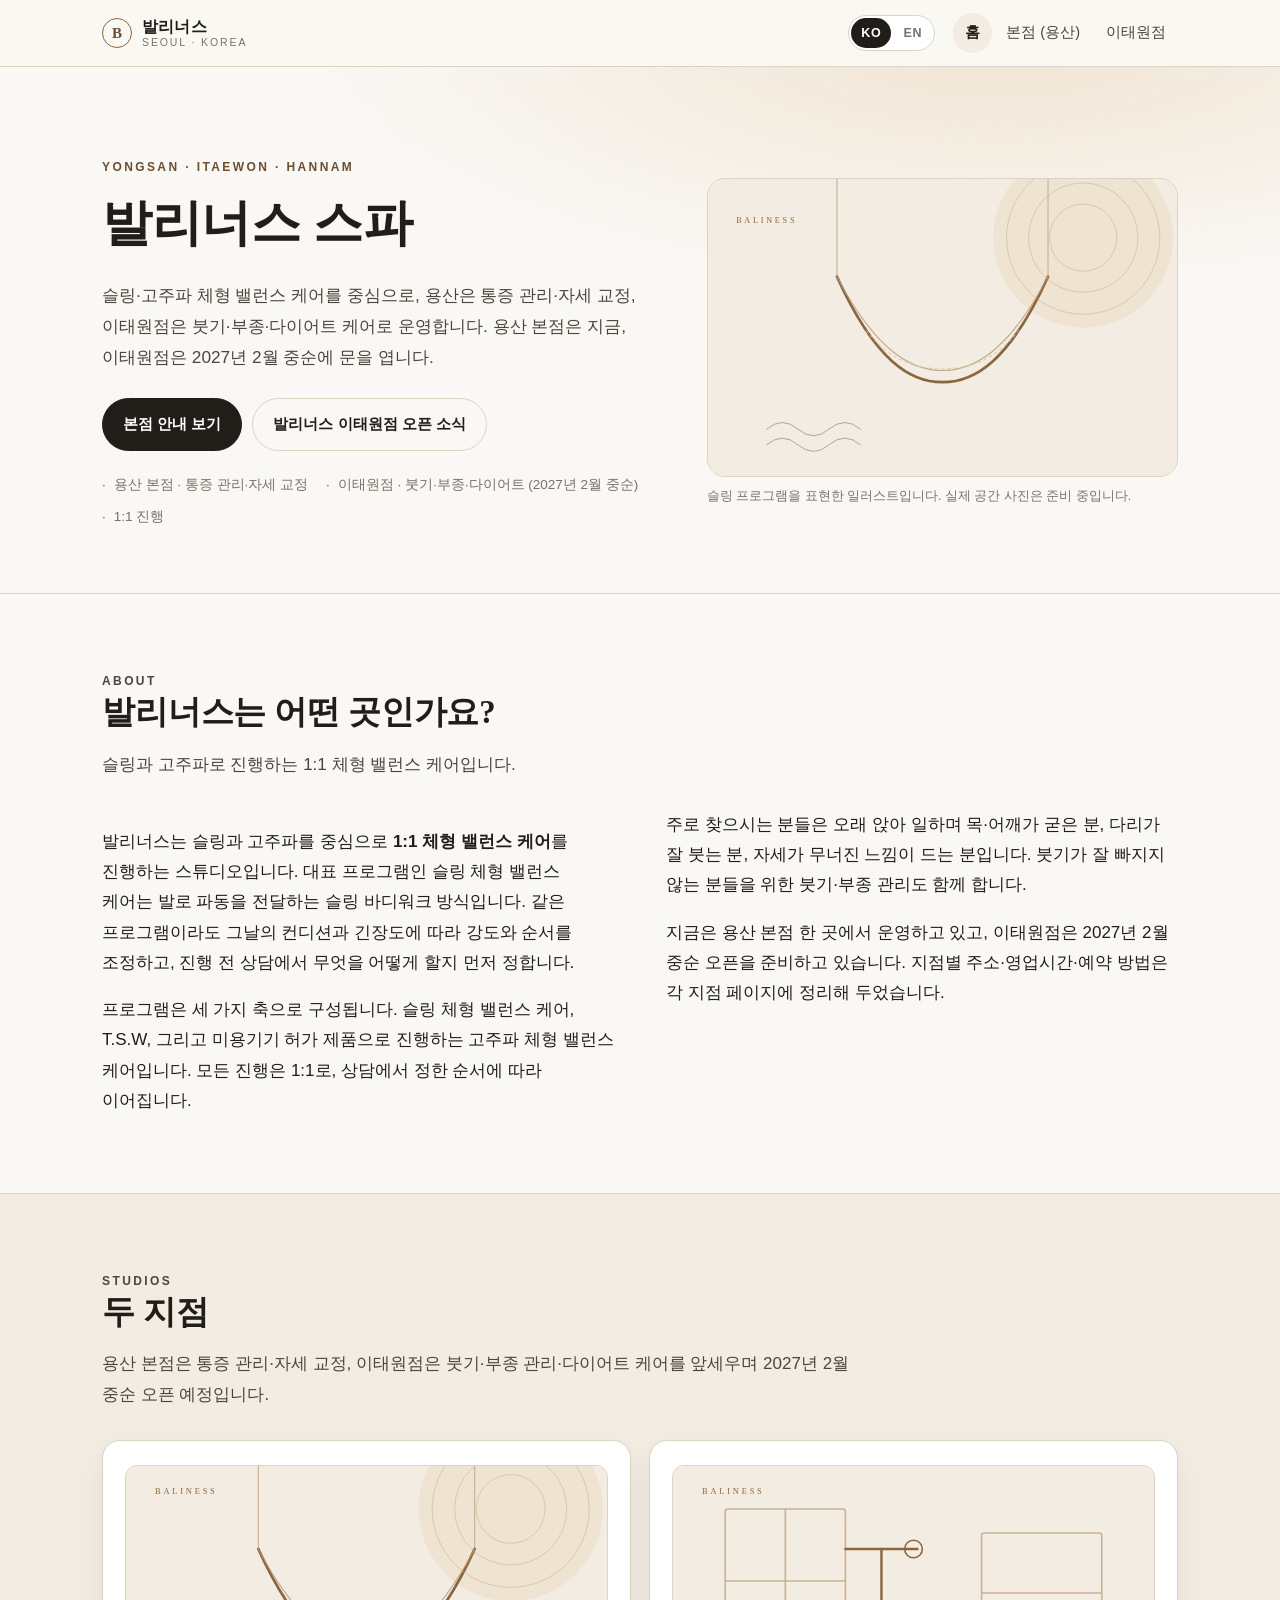
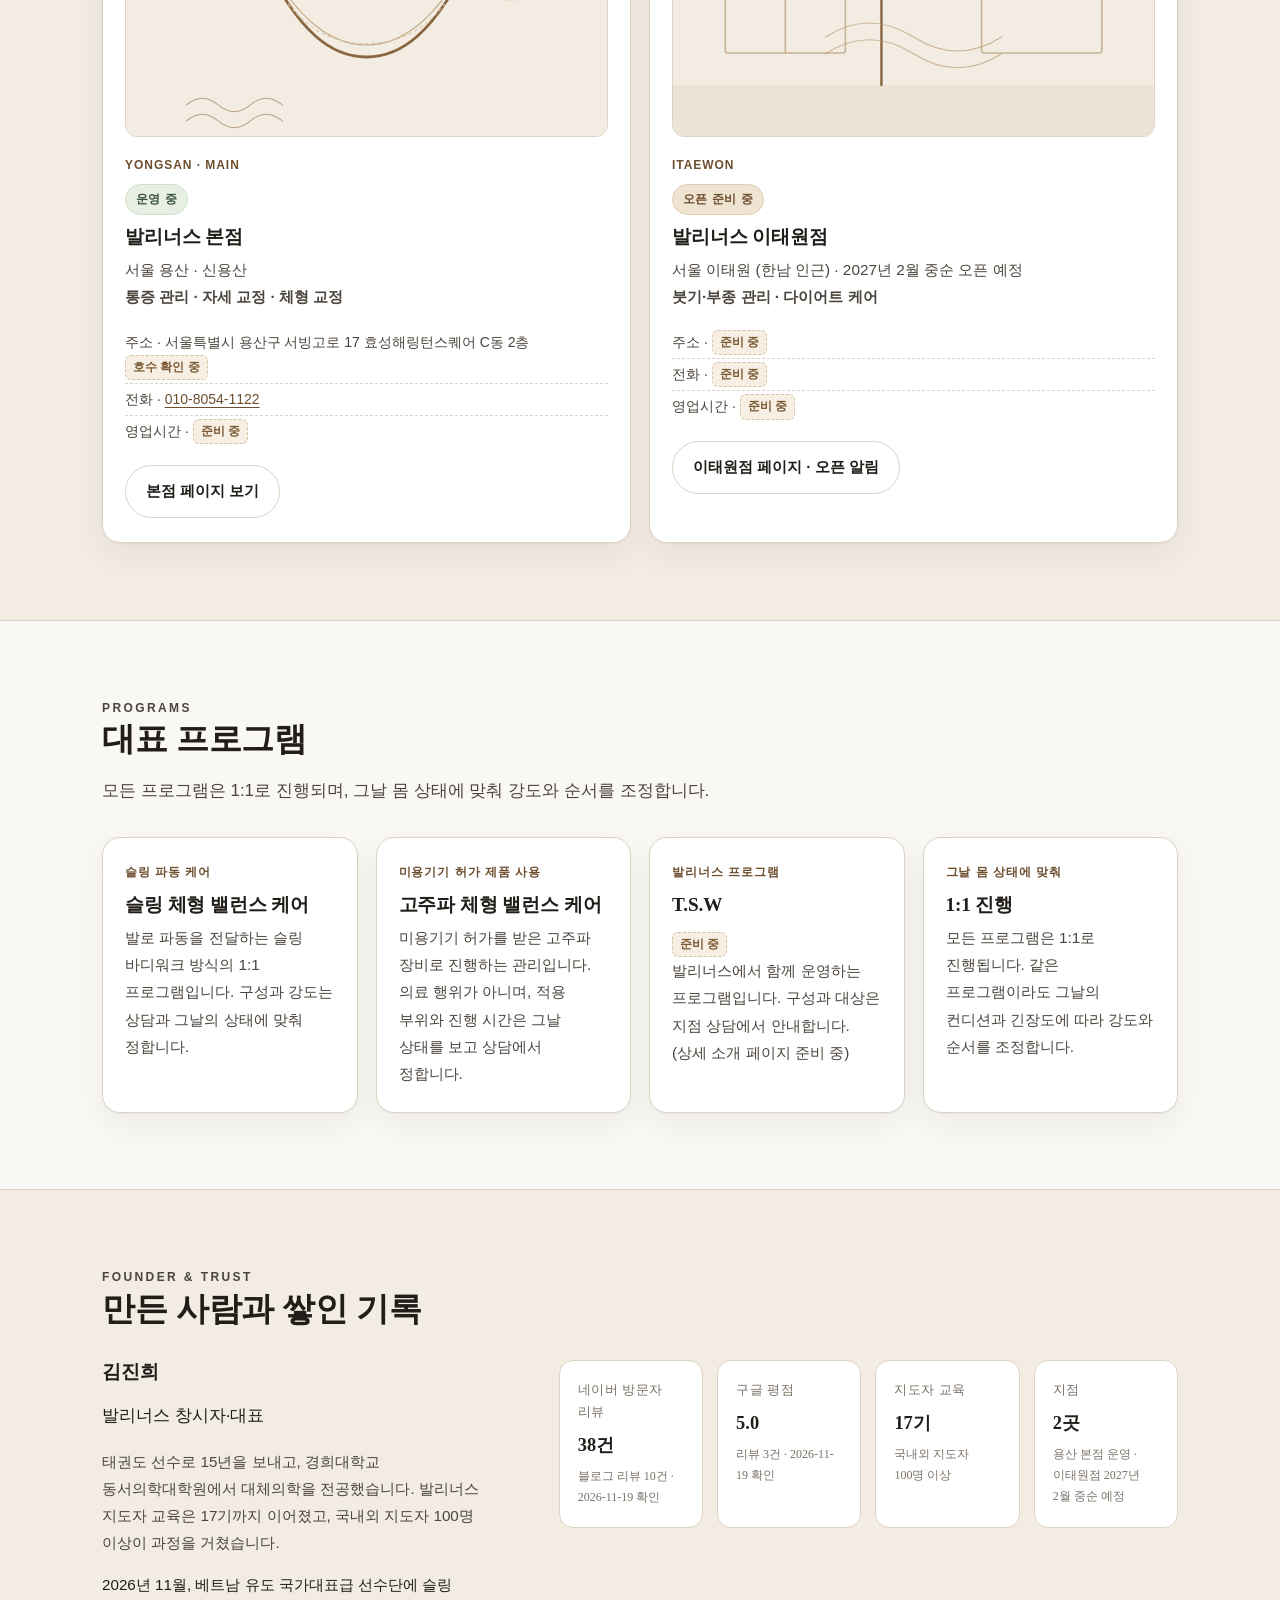
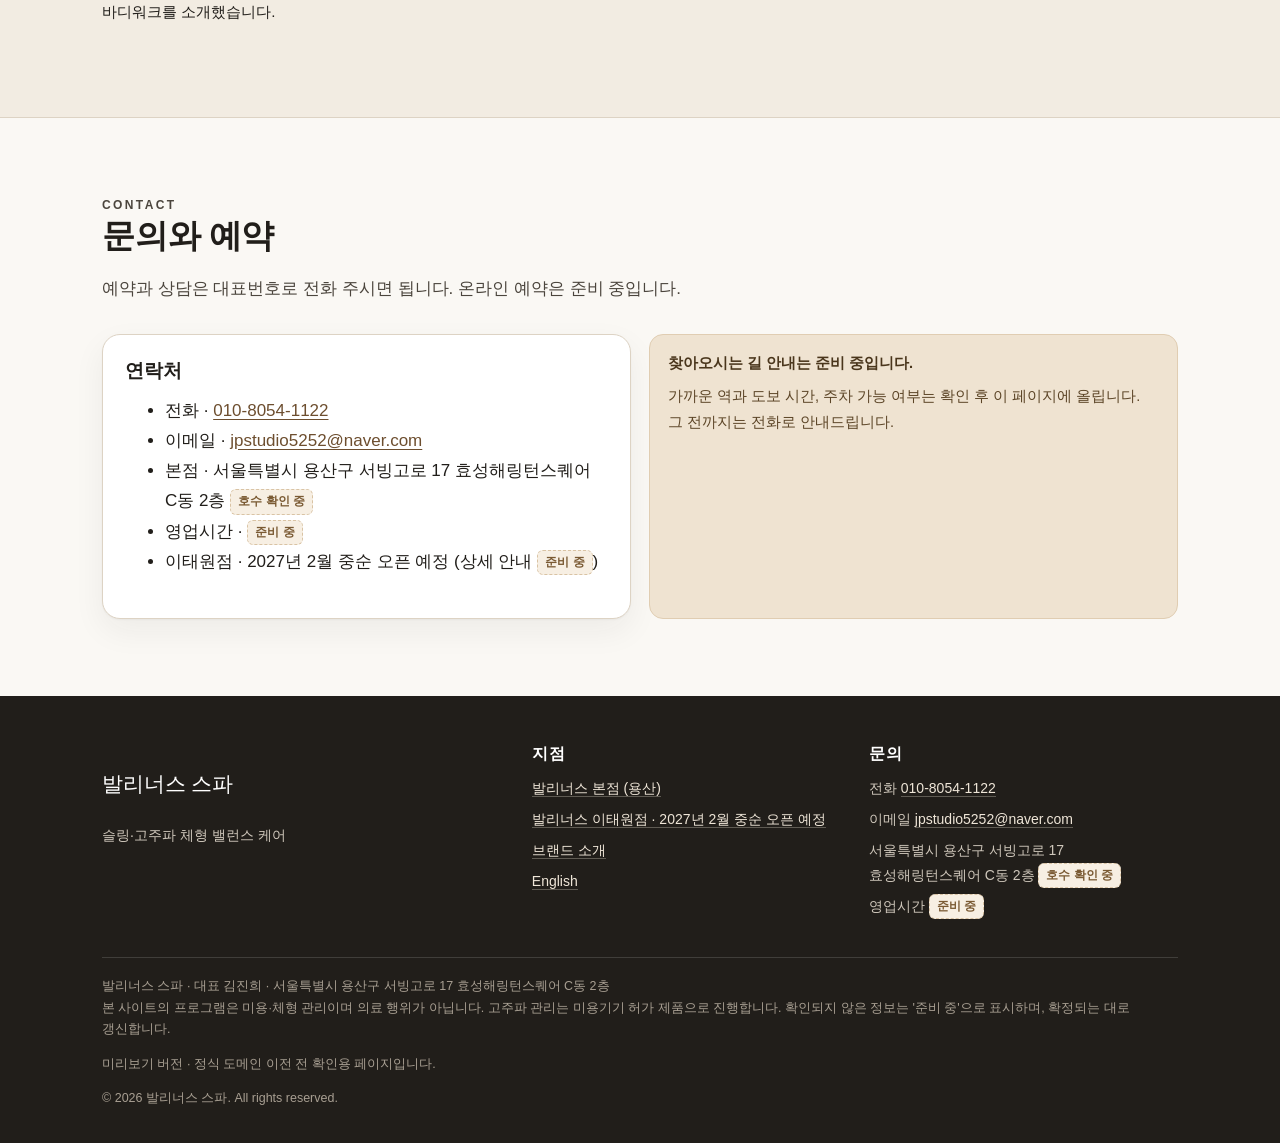
<file: index.html>
<!doctype html>
<html lang="ko">
<head>
<meta charset="utf-8">
<meta name="viewport" content="width=device-width, initial-scale=1">
<title>발리너스 스파 | 용산 통증·자세 교정 · 이태원 붓기·부종·다이어트 (2027년 2월 오픈)</title>
<meta name="description" content="슬링·고주파 체형 밸런스 케어. 용산 본점은 통증 관리·자세 교정·체형 교정. 이태원점은 이태원·한남 인근에서 붓기·부종 관리·다이어트 케어로 2027년 2월 중순 오픈 예정.">
<link rel="canonical" href="https://jpstudio5252-eng.github.io/baliness-site/">
<link rel="alternate" hreflang="ko" href="https://jpstudio5252-eng.github.io/baliness-site/">
<link rel="alternate" hreflang="en" href="https://jpstudio5252-eng.github.io/baliness-site/en/">
<link rel="alternate" hreflang="x-default" href="https://jpstudio5252-eng.github.io/baliness-site/">
<meta name="robots" content="index,follow,max-image-preview:large">
<meta property="og:type" content="website">
<meta property="og:site_name" content="발리너스 스파">
<meta property="og:title" content="발리너스 스파 | 용산 통증·자세 교정 · 이태원 붓기·부종·다이어트 (2027년 2월 오픈)">
<meta property="og:description" content="슬링·고주파 체형 밸런스 케어. 용산 본점은 통증 관리·자세 교정·체형 교정. 이태원점은 이태원·한남 인근에서 붓기·부종 관리·다이어트 케어로 2027년 2월 중순 오픈 예정.">
<meta property="og:url" content="https://jpstudio5252-eng.github.io/baliness-site/">
<meta property="og:image" content="https://jpstudio5252-eng.github.io/baliness-site/assets/img/og.png">
<meta property="og:locale" content="ko_KR">
<meta property="og:locale:alternate" content="en_US">
<meta name="twitter:card" content="summary_large_image">
<meta name="theme-color" content="#faf8f4">
<link rel="icon" href="data:image/svg+xml,%3Csvg xmlns='http://www.w3.org/2000/svg' viewBox='0 0 64 64'%3E%3Crect width='64' height='64' rx='14' fill='%23211e1a'/%3E%3Ctext x='32' y='44' font-family='Georgia,serif' font-size='32' fill='%23efe3d1' text-anchor='middle'%3EB%3C/text%3E%3C/svg%3E">
<link rel="stylesheet" href="assets/style.css">
<script type="application/ld+json">
{
  "@context": "https://schema.org",
  "@graph": [
    {
      "@type": "Organization",
      "@id": "https://jpstudio5252-eng.github.io/baliness-site/#organization",
      "name": "발리너스 스파",
      "alternateName": [
        "발리너스",
        "발리너스본점",
        "Baliness"
      ],
      "url": "https://jpstudio5252-eng.github.io/baliness-site/",
      "description": "슬링·고주파 체형 밸런스 케어",
      "founder": {
        "@id": "https://jpstudio5252-eng.github.io/baliness-site/#founder"
      },
      "contactPoint": {
        "@type": "ContactPoint",
        "telephone": "+821080541122",
        "email": "jpstudio5252@naver.com",
        "contactType": "customer service",
        "areaServed": "KR",
        "availableLanguage": [
          "ko",
          "en"
        ]
      }
    },
    {
      "@type": "WebSite",
      "@id": "https://jpstudio5252-eng.github.io/baliness-site/#website",
      "url": "https://jpstudio5252-eng.github.io/baliness-site/",
      "name": "발리너스 스파",
      "inLanguage": "ko-KR",
      "publisher": {
        "@id": "https://jpstudio5252-eng.github.io/baliness-site/#organization"
      }
    },
    {
      "@type": "Person",
      "@id": "https://jpstudio5252-eng.github.io/baliness-site/#founder",
      "name": "김진희",
      "jobTitle": "발리너스 창시자·대표",
      "worksFor": {
        "@id": "https://jpstudio5252-eng.github.io/baliness-site/#organization"
      },
      "alumniOf": {
        "@type": "CollegeOrUniversity",
        "name": "경희대학교 동서의학대학원"
      },
      "description": "태권도 선수 15년, 발리너스 지도자 교육 17기 운영, 국내외 지도자 100명 이상."
    },
    {
      "@type": [
        "HealthAndBeautyBusiness",
        "LocalBusiness"
      ],
      "@id": "https://jpstudio5252-eng.github.io/baliness-site/#yongsan",
      "name": "발리너스 본점",
      "alternateName": [
        "발리너스",
        "발리너스본점",
        "Baliness"
      ],
      "url": "https://jpstudio5252-eng.github.io/baliness-site/yongsan/",
      "parentOrganization": {
        "@id": "https://jpstudio5252-eng.github.io/baliness-site/#organization"
      },
      "branchOf": {
        "@id": "https://jpstudio5252-eng.github.io/baliness-site/#organization"
      },
      "image": "https://jpstudio5252-eng.github.io/baliness-site/assets/img/sling.svg",
      "areaServed": [
        {
          "@type": "City",
          "name": "서울"
        },
        {
          "@type": "AdministrativeArea",
          "name": "용산구"
        }
      ],
      "description": "서울특별시 용산구 서빙고로 17 효성해링턴스퀘어 C동 2층에서 통증 관리·자세 교정·체형 교정을 1:1로 진행하는 본점입니다.",
      "knowsAbout": [
        "통증 관리",
        "자세 교정",
        "체형 교정"
      ],
      "address": {
        "@type": "PostalAddress",
        "streetAddress": "서빙고로 17, 효성해링턴스퀘어 C동 2층",
        "addressLocality": "용산구",
        "addressRegion": "서울특별시",
        "addressCountry": "KR"
      },
      "telephone": "+821080541122",
      "geo": {
        "@type": "GeoCoordinates",
        "latitude": 37.5258963,
        "longitude": 126.9676579
      },
      "hasOfferCatalog": {
        "@type": "OfferCatalog",
        "name": "프로그램",
        "itemListElement": [
          {
            "@type": "Offer",
            "itemOffered": {
              "@type": "Service",
              "name": "슬링 체형 밸런스 케어",
              "description": "발로 파동을 전달하는 슬링 바디워크 방식의 1:1 프로그램입니다. 구성과 강도는 상담과 그날의 상태에 맞춰 정합니다."
            }
          },
          {
            "@type": "Offer",
            "itemOffered": {
              "@type": "Service",
              "name": "고주파 체형 밸런스 케어",
              "description": "미용기기 허가를 받은 고주파 장비로 진행하는 관리입니다. 의료 행위가 아니며, 적용 부위와 진행 시간은 그날 상태를 보고 상담에서 정합니다."
            }
          },
          {
            "@type": "Offer",
            "itemOffered": {
              "@type": "Service",
              "name": "T.S.W",
              "description": "발리너스에서 함께 운영하는 프로그램입니다. 구성과 대상은 지점 상담에서 안내합니다. (상세 소개 페이지 준비 중)"
            }
          },
          {
            "@type": "Offer",
            "itemOffered": {
              "@type": "Service",
              "name": "1:1 진행",
              "description": "모든 프로그램은 1:1로 진행됩니다. 같은 프로그램이라도 그날의 컨디션과 긴장도에 따라 강도와 순서를 조정합니다."
            }
          }
        ]
      }
    },
    {
      "@type": [
        "HealthAndBeautyBusiness",
        "LocalBusiness"
      ],
      "@id": "https://jpstudio5252-eng.github.io/baliness-site/#hannam",
      "name": "발리너스 이태원점",
      "alternateName": [
        "발리너스",
        "발리너스본점",
        "Baliness"
      ],
      "url": "https://jpstudio5252-eng.github.io/baliness-site/hannam/",
      "parentOrganization": {
        "@id": "https://jpstudio5252-eng.github.io/baliness-site/#organization"
      },
      "branchOf": {
        "@id": "https://jpstudio5252-eng.github.io/baliness-site/#organization"
      },
      "image": "https://jpstudio5252-eng.github.io/baliness-site/assets/img/space.svg",
      "areaServed": [
        {
          "@type": "City",
          "name": "Seoul"
        },
        {
          "@type": "Place",
          "name": "Itaewon"
        },
        {
          "@type": "Place",
          "name": "Hannam"
        }
      ],
      "description": "발리너스 이태원점(이태원·한남 인근). 2027년 2월 중순 오픈 예정. 붓기·부종 관리와 다이어트 케어를 앞세운 지점이며, 서비스는 본점과 같은 슬링·고주파 기반입니다. 주소·전화·영업시간·가격은 확정 후 공지합니다.",
      "knowsAbout": [
        "붓기·부종 관리",
        "다이어트 케어"
      ]
    },
    {
      "@type": "Service",
      "@id": "https://jpstudio5252-eng.github.io/baliness-site/#yongsan-service-sling",
      "name": "슬링 체형 밸런스 케어",
      "serviceType": "슬링 파동 케어",
      "description": "발로 파동을 전달하는 슬링 바디워크 방식의 1:1 프로그램입니다. 구성과 강도는 상담과 그날의 상태에 맞춰 정합니다.",
      "provider": {
        "@id": "https://jpstudio5252-eng.github.io/baliness-site/#yongsan"
      },
      "areaServed": {
        "@type": "City",
        "name": "서울"
      },
      "availableChannel": {
        "@type": "ServiceChannel",
        "servicePhone": {
          "@type": "ContactPoint",
          "telephone": "+821080541122"
        }
      }
    },
    {
      "@type": "Service",
      "@id": "https://jpstudio5252-eng.github.io/baliness-site/#yongsan-service-highfreq",
      "name": "고주파 체형 밸런스 케어",
      "serviceType": "미용기기 허가 제품 사용",
      "description": "미용기기 허가를 받은 고주파 장비로 진행하는 관리입니다. 의료 행위가 아니며, 적용 부위와 진행 시간은 그날 상태를 보고 상담에서 정합니다.",
      "provider": {
        "@id": "https://jpstudio5252-eng.github.io/baliness-site/#yongsan"
      },
      "areaServed": {
        "@type": "City",
        "name": "서울"
      },
      "availableChannel": {
        "@type": "ServiceChannel",
        "servicePhone": {
          "@type": "ContactPoint",
          "telephone": "+821080541122"
        }
      }
    },
    {
      "@type": "BreadcrumbList",
      "@id": "https://jpstudio5252-eng.github.io/baliness-site/#breadcrumb-home",
      "itemListElement": [
        {
          "@type": "ListItem",
          "position": 1,
          "name": "홈",
          "item": "https://jpstudio5252-eng.github.io/baliness-site/"
        }
      ]
    },
    {
      "@type": "WebPage",
      "@id": "https://jpstudio5252-eng.github.io/baliness-site/#webpage",
      "url": "https://jpstudio5252-eng.github.io/baliness-site/",
      "name": "발리너스 스파 | 용산 통증·자세 교정 · 이태원 붓기·부종·다이어트 (2027년 2월 오픈)",
      "description": "슬링·고주파 체형 밸런스 케어. 용산 본점은 통증 관리·자세 교정·체형 교정. 이태원점은 이태원·한남 인근에서 붓기·부종 관리·다이어트 케어로 2027년 2월 중순 오픈 예정.",
      "inLanguage": "ko-KR",
      "isPartOf": {
        "@id": "https://jpstudio5252-eng.github.io/baliness-site/#website"
      },
      "publisher": {
        "@id": "https://jpstudio5252-eng.github.io/baliness-site/#organization"
      },
      "about": [
        {
          "@id": "https://jpstudio5252-eng.github.io/baliness-site/#organization"
        }
      ]
    }
  ]
}
</script>
</head>
<body>
<a class="skip-link" href="#main">본문으로 바로가기</a><header class="site-header"><div class="wrap header-inner"><a class="brand" href="./"><span class="brand-mark" aria-hidden="true">B</span><span class="brand-text"><span class="brand-name">발리너스</span><span class="brand-sub">Seoul · Korea</span></span></a><nav class="lang-switch" aria-label="언어 선택"><a href="./" hreflang="ko" aria-current="true" lang="ko">KO</a><a href="en/" hreflang="en" lang="en">EN</a></nav><nav class="site-nav" aria-label="주 메뉴"><a href="./" aria-current="page">홈</a><a href="yongsan/">본점 (용산)</a><a href="hannam/">이태원점</a></nav></div></header>
<main id="main">

<div class="hero"><div class="wrap hero-grid">
  <div>
    <p class="eyebrow">Yongsan · Itaewon · Hannam</p>
    <h1>발리너스 스파</h1>
    <p class="lede">슬링·고주파 체형 밸런스 케어를 중심으로, 용산은 통증 관리·자세 교정, 이태원점은 붓기·부종·다이어트 케어로 운영합니다. 용산 본점은 지금, 이태원점은 2027년 2월 중순에 문을 엽니다.</p>
    <div class="hero-actions">
      <a class="btn" href="yongsan/">본점 안내 보기</a>
      <a class="btn btn--ghost" href="hannam/">발리너스 이태원점 오픈 소식</a>
    </div>
    <ul class="hero-meta">
      <li>용산 본점 · 통증 관리·자세 교정</li>
      <li>이태원점 · 붓기·부종·다이어트 (2027년 2월 중순)</li>
      <li>1:1 진행</li>
    </ul>
  </div>
  <figure class="hero-figure">
    <img src="assets/img/sling.svg" alt="천장에 매단 슬링 끈과 파동선을 추상적으로 그린 일러스트" width="1200" height="760">
    <figcaption>슬링 프로그램을 표현한 일러스트입니다. 실제 공간 사진은 준비 중입니다.</figcaption>
  </figure>
</div></div>

<section class="section"><div class="wrap">
  <div class="section-head">
    <p class="eyebrow">About</p>
    <h2>발리너스는 어떤 곳인가요?</h2>
    <p>슬링과 고주파로 진행하는 1:1 체형 밸런스 케어입니다.</p>
  </div>
  <div class="prose prose--two">
    <p>발리너스는 슬링과 고주파를 중심으로 <strong>1:1 체형 밸런스 케어</strong>를 진행하는 스튜디오입니다. 대표 프로그램인 슬링 체형 밸런스 케어는 발로 파동을 전달하는 슬링 바디워크 방식입니다. 같은 프로그램이라도 그날의 컨디션과 긴장도에 따라 강도와 순서를 조정하고, 진행 전 상담에서 무엇을 어떻게 할지 먼저 정합니다.</p>
    <p>프로그램은 세 가지 축으로 구성됩니다. 슬링 체형 밸런스 케어, T.S.W, 그리고 미용기기 허가 제품으로 진행하는 고주파 체형 밸런스 케어입니다. 모든 진행은 1:1로, 상담에서 정한 순서에 따라 이어집니다.</p>
    <p>주로 찾으시는 분들은 오래 앉아 일하며 목·어깨가 굳은 분, 다리가 잘 붓는 분, 자세가 무너진 느낌이 드는 분입니다. 붓기가 잘 빠지지 않는 분들을 위한 붓기·부종 관리도 함께 합니다.</p>
    <p>지금은 용산 본점 한 곳에서 운영하고 있고, 이태원점은 2027년 2월 중순 오픈을 준비하고 있습니다. 지점별 주소·영업시간·예약 방법은 각 지점 페이지에 정리해 두었습니다.</p>
  </div>
</div></section>

<section class="section section--tint"><div class="wrap">
  <div class="section-head">
    <p class="eyebrow">Studios</p>
    <h2>두 지점</h2>
    <p>용산 본점은 통증 관리·자세 교정, 이태원점은 붓기·부종 관리·다이어트 케어를 앞세우며 2027년 2월 중순 오픈 예정입니다.</p>
  </div>
  <div class="grid grid--2">
    <article class="card branch-card">
      <img src="assets/img/sling.svg" alt="용산 본점의 슬링 프로그램을 표현한 일러스트" width="1200" height="760">
      <p class="card-sub">Yongsan · Main</p>
      <p class="card-sub" style="margin-top:-2px"><span class="status status--open">운영 중</span></p>
      <h3>발리너스 본점</h3>
      <p>서울 용산 · 신용산</p>
      <p class="branch-position">통증 관리 · 자세 교정 · 체형 교정</p>
      <ul class="branch-meta">
        <li>주소 · 서울특별시 용산구 서빙고로 17 효성해링턴스퀘어 C동 2층 <span class="todo">호수 확인 중</span></li>
        <li>전화 · <a href="tel:+821080541122">010-8054-1122</a></li>
        <li>영업시간 · <span class="todo">준비 중</span></li>
      </ul>
      <div class="card-actions"><a class="btn btn--ghost" href="yongsan/">본점 페이지 보기</a></div>
    </article>
    <article class="card branch-card">
      <img src="assets/img/space.svg" alt="이태원점의 공간을 선으로 표현한 추상 일러스트" width="1200" height="760">
      <p class="card-sub">Itaewon</p>
      <p class="card-sub" style="margin-top:-2px"><span class="status status--soon">오픈 준비 중</span></p>
    <h3>발리너스 이태원점</h3>
      <p>서울 이태원 (한남 인근) · 2027년 2월 중순 오픈 예정</p>
      <p class="branch-position">붓기·부종 관리 · 다이어트 케어</p>
      <ul class="branch-meta">
        <li>주소 · <span class="todo">준비 중</span></li>
        <li>전화 · <span class="todo">준비 중</span></li>
        <li>영업시간 · <span class="todo">준비 중</span></li>
      </ul>
      <div class="card-actions"><a class="btn btn--ghost" href="hannam/">이태원점 페이지 · 오픈 알림</a></div>
    </article>
  </div>
</div></section>

<section class="section"><div class="wrap">
  <div class="section-head">
    <p class="eyebrow">Programs</p>
    <h2>대표 프로그램</h2>
    <p>모든 프로그램은 1:1로 진행되며, 그날 몸 상태에 맞춰 강도와 순서를 조정합니다.</p>
  </div>
  <div class="grid grid--4"><article class="card"><p class="card-sub">슬링 파동 케어</p><h3>슬링 체형 밸런스 케어</h3><p>발로 파동을 전달하는 슬링 바디워크 방식의 1:1 프로그램입니다. 구성과 강도는 상담과 그날의 상태에 맞춰 정합니다.</p></article><article class="card"><p class="card-sub">미용기기 허가 제품 사용</p><h3>고주파 체형 밸런스 케어</h3><p>미용기기 허가를 받은 고주파 장비로 진행하는 관리입니다. 의료 행위가 아니며, 적용 부위와 진행 시간은 그날 상태를 보고 상담에서 정합니다.</p></article><article class="card"><p class="card-sub">발리너스 프로그램</p><h3>T.S.W</h3><p class="card-todo"><span class="todo">준비 중</span></p><p>발리너스에서 함께 운영하는 프로그램입니다. 구성과 대상은 지점 상담에서 안내합니다. (상세 소개 페이지 준비 중)</p></article><article class="card"><p class="card-sub">그날 몸 상태에 맞춰</p><h3>1:1 진행</h3><p>모든 프로그램은 1:1로 진행됩니다. 같은 프로그램이라도 그날의 컨디션과 긴장도에 따라 강도와 순서를 조정합니다.</p></article></div>
</div></section>

<section class="section section--tint"><div class="wrap">
  <div class="section-head">
    <p class="eyebrow">Founder &amp; Trust</p>
    <h2>만든 사람과 쌓인 기록</h2>
  </div>
  <div class="founder">
    <div>
      <h3>김진희</h3>
      <p>발리너스 창시자·대표</p>
      <p class="lede" style="font-size:.95rem">태권도 선수로 15년을 보내고, 경희대학교 동서의학대학원에서 대체의학을 전공했습니다. 발리너스 지도자 교육은 17기까지 이어졌고, 국내외 지도자 100명 이상이 과정을 거쳤습니다.</p>
      <p style="font-size:.95rem">2026년 11월, 베트남 유도 국가대표급 선수단에 슬링 바디워크를 소개했습니다.</p>
    </div>
    <div><dl class="facts"><div class="fact"><dt>네이버 방문자 리뷰</dt><dd>38건<small>블로그 리뷰 10건 · 2026-11-19 확인</small></dd></div><div class="fact"><dt>구글 평점</dt><dd>5.0<small>리뷰 3건 · 2026-11-19 확인</small></dd></div><div class="fact"><dt>지도자 교육</dt><dd>17기<small>국내외 지도자 100명 이상</small></dd></div><div class="fact"><dt>지점</dt><dd>2곳<small>용산 본점 운영 · 이태원점 2027년 2월 중순 예정</small></dd></div></dl></div>
  </div>
</div></section>

<section class="section" id="contact"><div class="wrap">
  <div class="section-head">
    <p class="eyebrow">Contact</p>
    <h2>문의와 예약</h2>
    <p>예약과 상담은 대표번호로 전화 주시면 됩니다. 온라인 예약은 준비 중입니다.</p>
  </div>
  <div class="grid grid--2">
    <div class="card">
      <h3>연락처</h3>
      <ul class="branch-meta" style="margin-top:6px">
        <li>전화 · <a href="tel:+821080541122">010-8054-1122</a></li>
        <li>이메일 · <a href="mailto:jpstudio5252@naver.com">jpstudio5252@naver.com</a></li>
        <li>본점 · 서울특별시 용산구 서빙고로 17 효성해링턴스퀘어 C동 2층 <span class="todo">호수 확인 중</span></li>
        <li>영업시간 · <span class="todo">준비 중</span></li>
        <li>이태원점 · 2027년 2월 중순 오픈 예정 (상세 안내 <span class="todo">준비 중</span>)</li>
      </ul>
    </div>
    <div class="notice">
      <strong>찾아오시는 길 안내는 준비 중입니다.</strong>
      <p style="margin:.5em 0 0">가까운 역과 도보 시간, 주차 가능 여부는 확인 후 이 페이지에 올립니다. 그 전까지는 전화로 안내드립니다.</p>
    </div>
  </div>
</div></section>

</main>
<footer class="site-footer">
  <div class="wrap">
    <div class="footer-grid">
      <div>
        <p class="footer-brand">발리너스 스파</p>
        <p>슬링·고주파 체형 밸런스 케어</p>
      </div>
      <div>
        <h2>지점</h2>
        <ul>
          <li><a href="yongsan/">발리너스 본점 (용산)</a></li>
          <li><a href="hannam/">발리너스 이태원점 · 2027년 2월 중순 오픈 예정</a></li>
          <li><a href="./">브랜드 소개</a></li>
          <li><a href="en/" lang="en" hreflang="en">English</a></li>
        </ul>
      </div>
      <div>
        <h2>문의</h2>
        <ul>
          <li>전화 <a href="tel:+821080541122">010-8054-1122</a></li>
          <li>이메일 <a href="mailto:jpstudio5252@naver.com">jpstudio5252@naver.com</a></li>
          <li>서울특별시 용산구 서빙고로 17 효성해링턴스퀘어 C동 2층 <span class="todo">호수 확인 중</span></li>
          <li>영업시간 <span class="todo">준비 중</span></li>
        </ul>
      </div>
    </div>
    <div class="footer-legal">발리너스 스파 · 대표 김진희 · 서울특별시 용산구 서빙고로 17 효성해링턴스퀘어 C동 2층<br>본 사이트의 프로그램은 미용·체형 관리이며 의료 행위가 아닙니다. 고주파 관리는 미용기기 허가 제품으로 진행합니다. 확인되지 않은 정보는 '준비 중'으로 표시하며, 확정되는 대로 갱신합니다.<p class="footer-legal" style="border-top:0;padding-top:0;margin-top:14px">미리보기 버전 · 정식 도메인 이전 전 확인용 페이지입니다.</p>
      <p style="margin:10px 0 0">© 2026 발리너스 스파. All rights reserved.</p>
    </div>
  </div>
</footer>
</body>
</html>
</file>
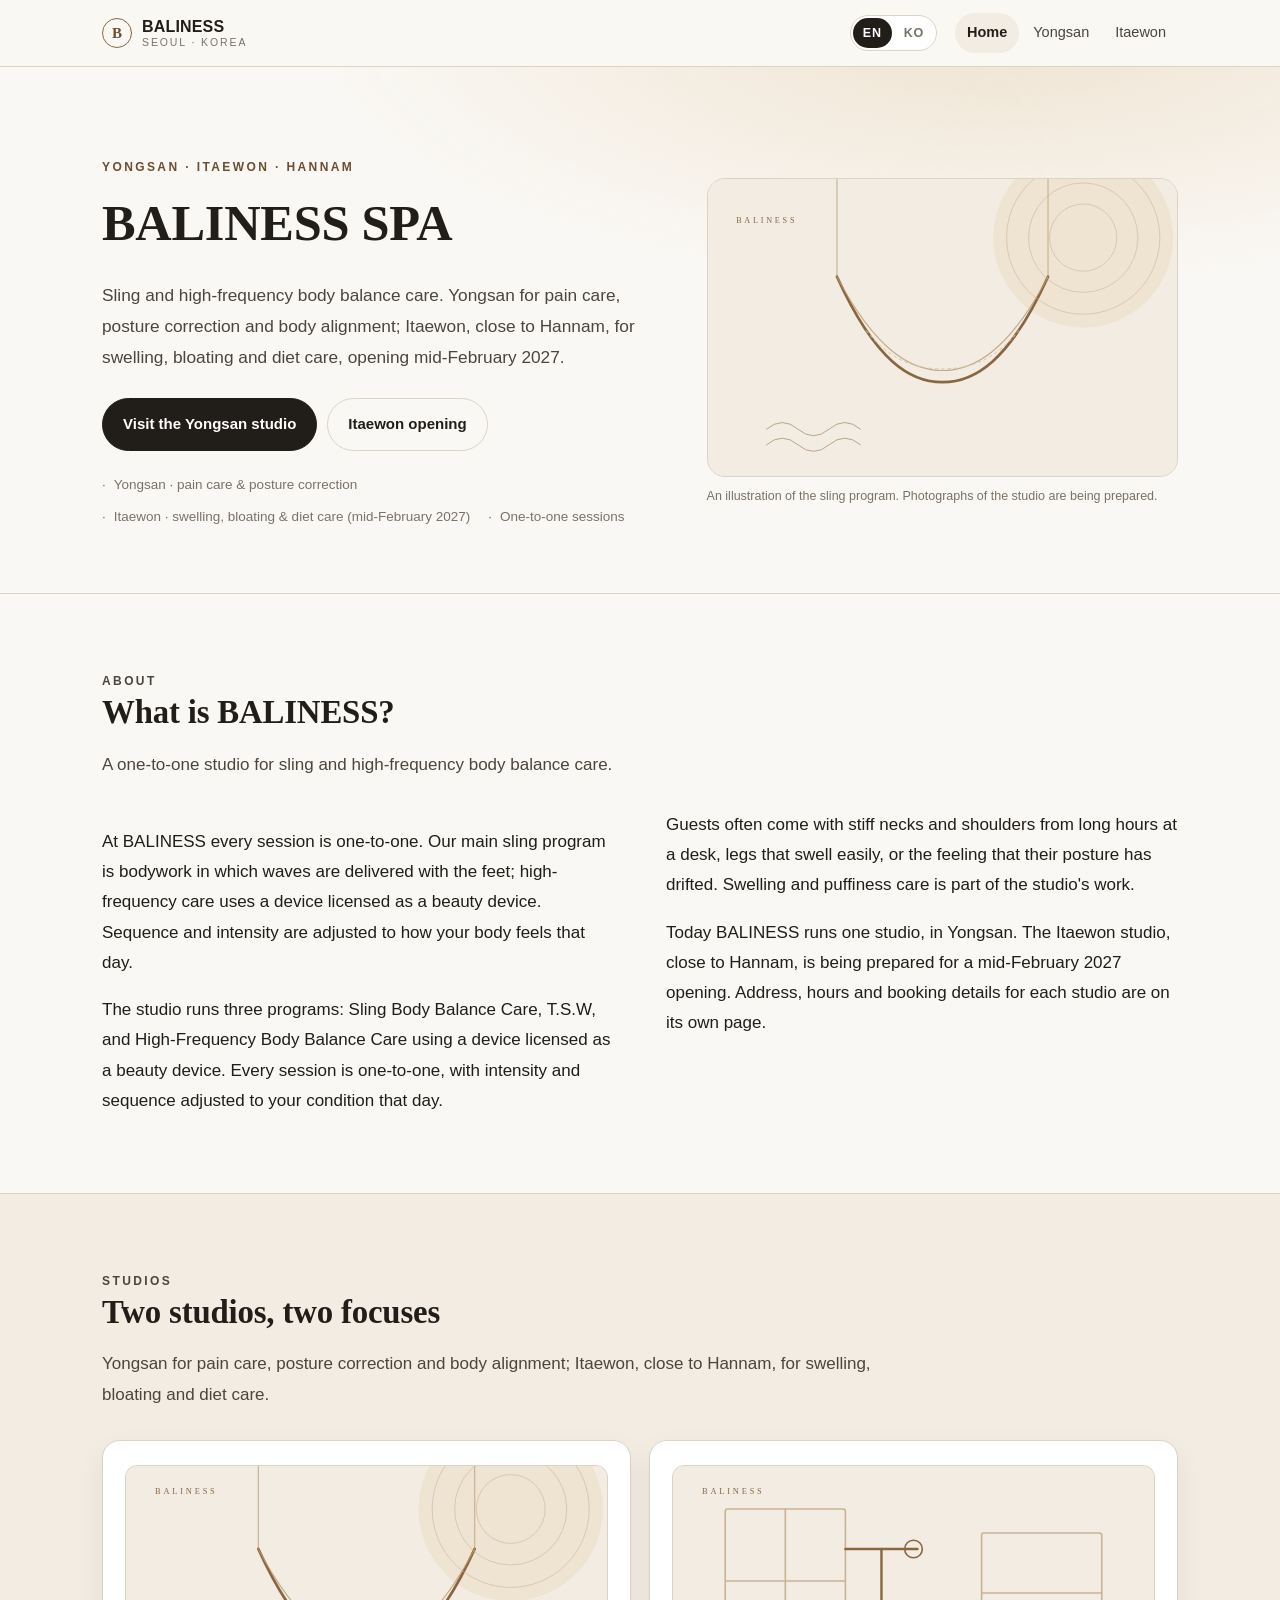
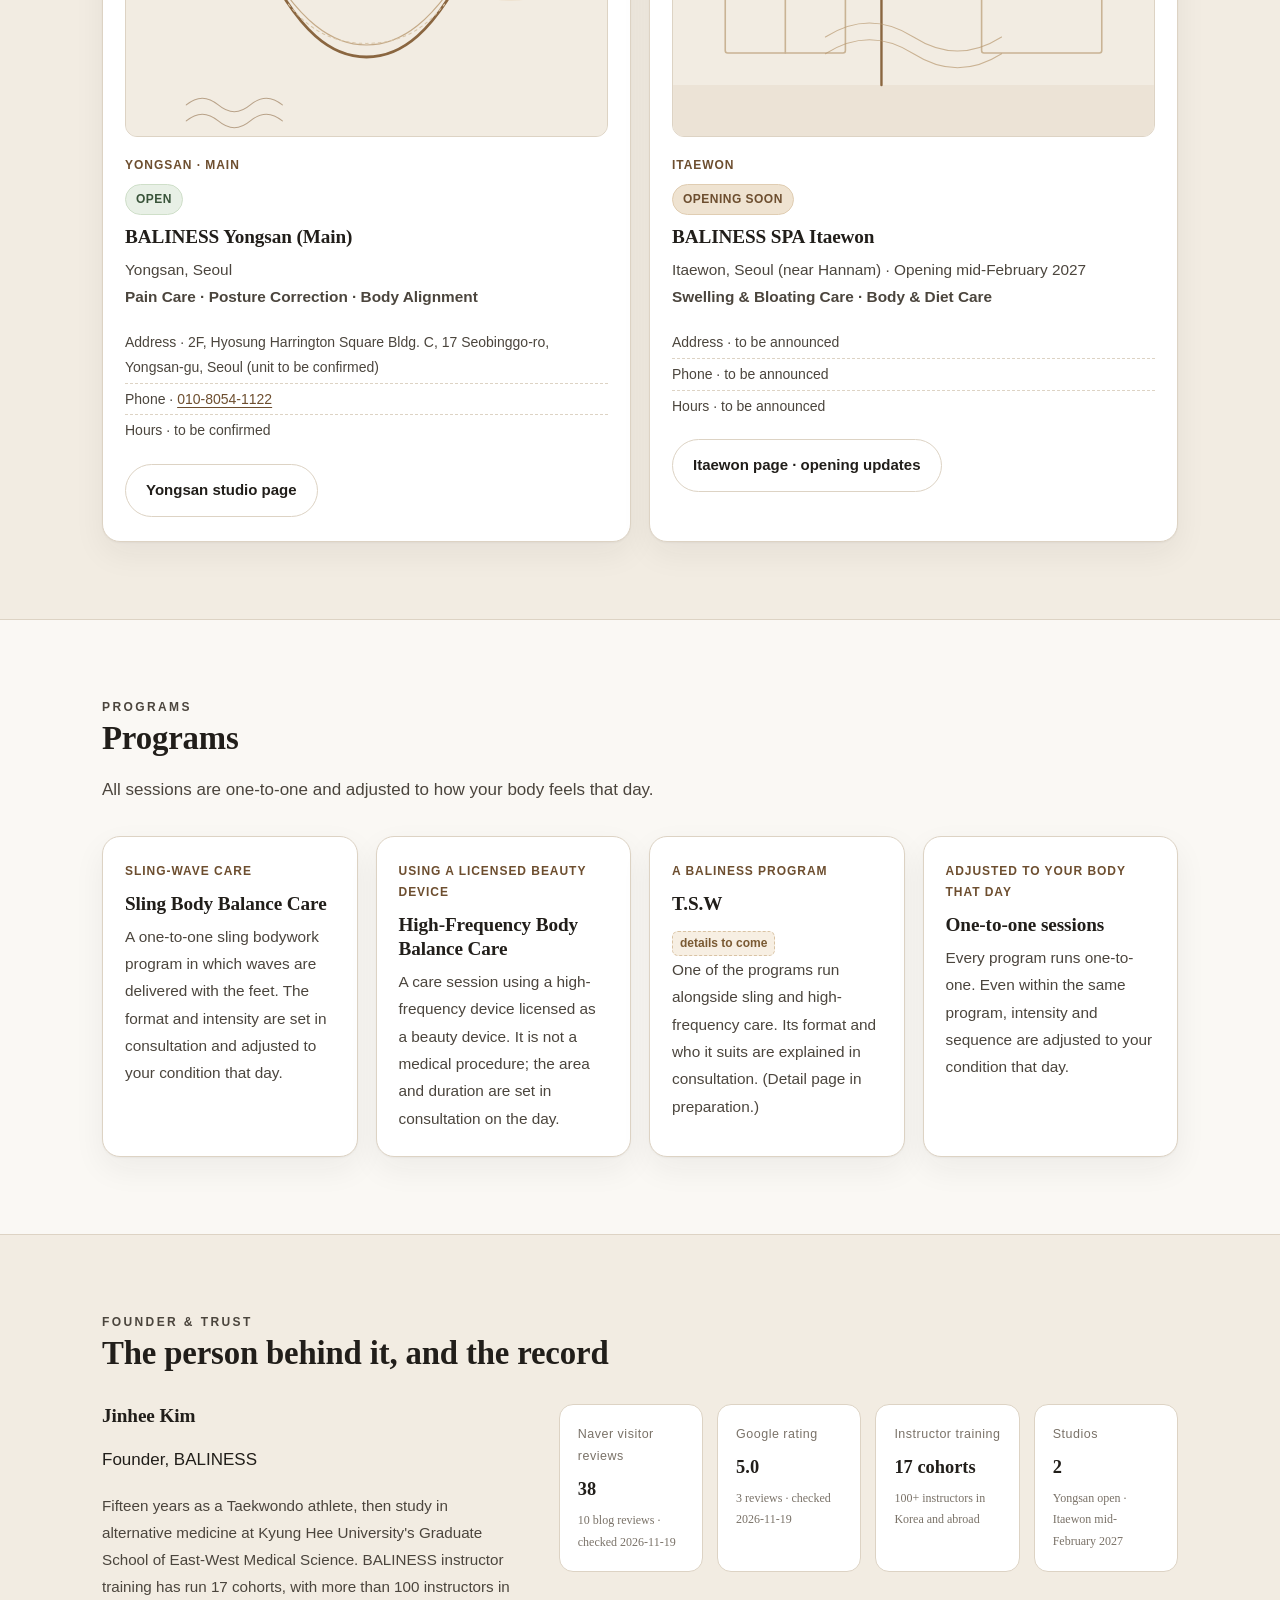
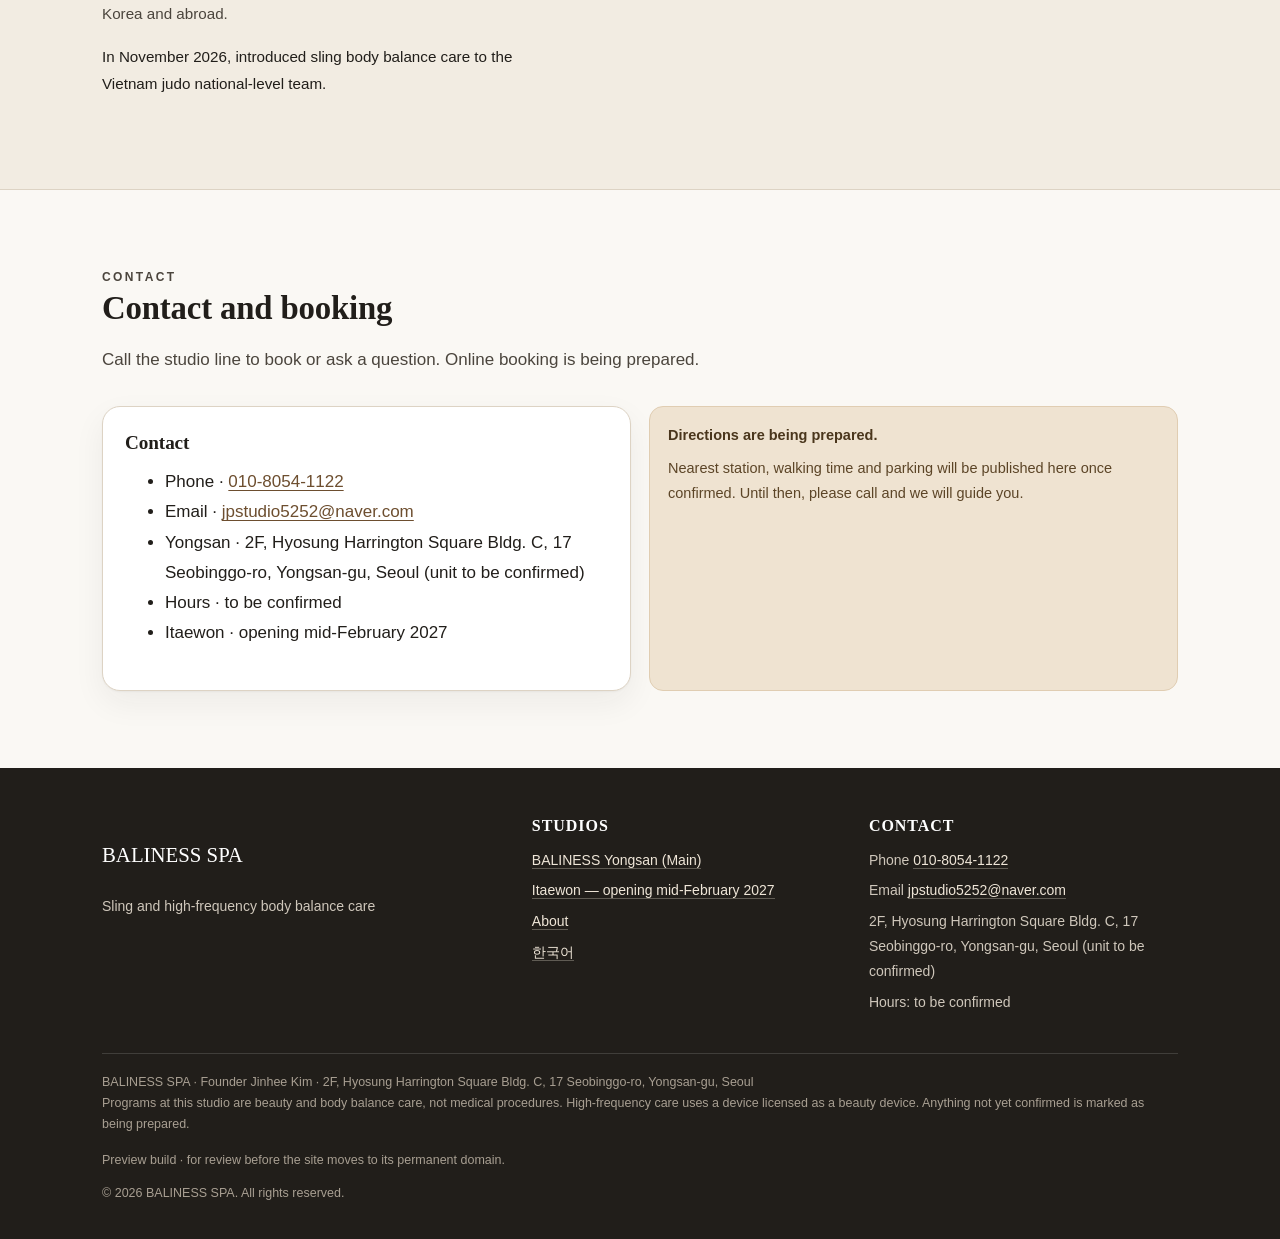
<file: en/index.html>
<!doctype html>
<html lang="en">
<head>
<meta charset="utf-8">
<meta name="viewport" content="width=device-width, initial-scale=1">
<title>BALINESS SPA | Yongsan pain care &amp; posture correction · Itaewon swelling &amp; diet care</title>
<meta name="description" content="Sling and high-frequency body balance care in Seoul. Yongsan for pain care, posture correction and body alignment; Itaewon, close to Hannam, for swelling, bloating and diet care, opening mid-February 2027.">
<link rel="canonical" href="https://jpstudio5252-eng.github.io/baliness-site/en/">
<link rel="alternate" hreflang="ko" href="https://jpstudio5252-eng.github.io/baliness-site/">
<link rel="alternate" hreflang="en" href="https://jpstudio5252-eng.github.io/baliness-site/en/">
<link rel="alternate" hreflang="x-default" href="https://jpstudio5252-eng.github.io/baliness-site/">
<meta name="robots" content="index,follow,max-image-preview:large">
<meta property="og:type" content="website">
<meta property="og:site_name" content="BALINESS SPA">
<meta property="og:title" content="BALINESS SPA | Yongsan pain care &amp; posture correction · Itaewon swelling &amp; diet care">
<meta property="og:description" content="Sling and high-frequency body balance care in Seoul. Yongsan for pain care, posture correction and body alignment; Itaewon, close to Hannam, for swelling, bloating and diet care, opening mid-February 2027.">
<meta property="og:url" content="https://jpstudio5252-eng.github.io/baliness-site/en/">
<meta property="og:image" content="https://jpstudio5252-eng.github.io/baliness-site/assets/img/og.png">
<meta property="og:locale" content="en_US">
<meta property="og:locale:alternate" content="ko_KR">
<meta name="twitter:card" content="summary_large_image">
<meta name="theme-color" content="#faf8f4">
<link rel="icon" href="data:image/svg+xml,%3Csvg xmlns='http://www.w3.org/2000/svg' viewBox='0 0 64 64'%3E%3Crect width='64' height='64' rx='14' fill='%23211e1a'/%3E%3Ctext x='32' y='44' font-family='Georgia,serif' font-size='32' fill='%23efe3d1' text-anchor='middle'%3EB%3C/text%3E%3C/svg%3E">
<link rel="stylesheet" href="../assets/style.css">
<script type="application/ld+json">
{
  "@context": "https://schema.org",
  "@graph": [
    {
      "@type": "Organization",
      "@id": "https://jpstudio5252-eng.github.io/baliness-site/#organization",
      "name": "BALINESS SPA",
      "alternateName": [
        "발리너스",
        "발리너스본점",
        "Baliness"
      ],
      "url": "https://jpstudio5252-eng.github.io/baliness-site/",
      "description": "Sling and high-frequency body balance care",
      "founder": {
        "@id": "https://jpstudio5252-eng.github.io/baliness-site/#founder"
      },
      "contactPoint": {
        "@type": "ContactPoint",
        "telephone": "+821080541122",
        "email": "jpstudio5252@naver.com",
        "contactType": "customer service",
        "areaServed": "KR",
        "availableLanguage": [
          "ko",
          "en"
        ]
      }
    },
    {
      "@type": "WebSite",
      "@id": "https://jpstudio5252-eng.github.io/baliness-site/#website",
      "url": "https://jpstudio5252-eng.github.io/baliness-site/",
      "name": "BALINESS SPA",
      "inLanguage": "en",
      "publisher": {
        "@id": "https://jpstudio5252-eng.github.io/baliness-site/#organization"
      }
    },
    {
      "@type": "Person",
      "@id": "https://jpstudio5252-eng.github.io/baliness-site/#founder",
      "name": "Jinhee Kim",
      "jobTitle": "Founder, BALINESS",
      "worksFor": {
        "@id": "https://jpstudio5252-eng.github.io/baliness-site/#organization"
      },
      "alumniOf": {
        "@type": "CollegeOrUniversity",
        "name": "Kyung Hee University, Graduate School of East-West Medical Science"
      },
      "description": "15 years as a Taekwondo athlete; 17 cohorts of BALINESS instructor training; 100+ instructors in Korea and abroad."
    },
    {
      "@type": [
        "HealthAndBeautyBusiness",
        "LocalBusiness"
      ],
      "@id": "https://jpstudio5252-eng.github.io/baliness-site/#yongsan",
      "name": "BALINESS Yongsan (Main)",
      "alternateName": [
        "발리너스",
        "발리너스본점",
        "Baliness"
      ],
      "url": "https://jpstudio5252-eng.github.io/baliness-site/yongsan/",
      "parentOrganization": {
        "@id": "https://jpstudio5252-eng.github.io/baliness-site/#organization"
      },
      "branchOf": {
        "@id": "https://jpstudio5252-eng.github.io/baliness-site/#organization"
      },
      "image": "https://jpstudio5252-eng.github.io/baliness-site/assets/img/sling.svg",
      "areaServed": [
        {
          "@type": "City",
          "name": "Seoul"
        },
        {
          "@type": "Place",
          "name": "Itaewon"
        },
        {
          "@type": "Place",
          "name": "Hannam"
        }
      ],
      "description": "Pain care, posture correction and body alignment, one-to-one, in Yongsan, Seoul.",
      "knowsAbout": [
        "Pain Care",
        "Posture Correction",
        "Body Alignment"
      ],
      "address": {
        "@type": "PostalAddress",
        "streetAddress": "서빙고로 17, 효성해링턴스퀘어 C동 2층",
        "addressLocality": "용산구",
        "addressRegion": "서울특별시",
        "addressCountry": "KR"
      },
      "telephone": "+821080541122",
      "geo": {
        "@type": "GeoCoordinates",
        "latitude": 37.5258963,
        "longitude": 126.9676579
      },
      "hasOfferCatalog": {
        "@type": "OfferCatalog",
        "name": "Programs",
        "itemListElement": [
          {
            "@type": "Offer",
            "itemOffered": {
              "@type": "Service",
              "name": "Sling Body Balance Care",
              "description": "A one-to-one sling bodywork program in which waves are delivered with the feet. The format and intensity are set in consultation and adjusted to your condition that day."
            }
          },
          {
            "@type": "Offer",
            "itemOffered": {
              "@type": "Service",
              "name": "High-Frequency Body Balance Care",
              "description": "A care session using a high-frequency device licensed as a beauty device. It is not a medical procedure; the area and duration are set in consultation on the day."
            }
          },
          {
            "@type": "Offer",
            "itemOffered": {
              "@type": "Service",
              "name": "T.S.W",
              "description": "One of the programs run alongside sling and high-frequency care. Its format and who it suits are explained in consultation. (Detail page in preparation.)"
            }
          },
          {
            "@type": "Offer",
            "itemOffered": {
              "@type": "Service",
              "name": "One-to-one sessions",
              "description": "Every program runs one-to-one. Even within the same program, intensity and sequence are adjusted to your condition that day."
            }
          }
        ]
      }
    },
    {
      "@type": [
        "HealthAndBeautyBusiness",
        "LocalBusiness"
      ],
      "@id": "https://jpstudio5252-eng.github.io/baliness-site/#hannam",
      "name": "BALINESS SPA Itaewon",
      "alternateName": [
        "발리너스",
        "발리너스본점",
        "Baliness"
      ],
      "url": "https://jpstudio5252-eng.github.io/baliness-site/hannam/",
      "parentOrganization": {
        "@id": "https://jpstudio5252-eng.github.io/baliness-site/#organization"
      },
      "branchOf": {
        "@id": "https://jpstudio5252-eng.github.io/baliness-site/#organization"
      },
      "image": "https://jpstudio5252-eng.github.io/baliness-site/assets/img/space.svg",
      "areaServed": [
        {
          "@type": "City",
          "name": "Seoul"
        },
        {
          "@type": "Place",
          "name": "Itaewon"
        },
        {
          "@type": "Place",
          "name": "Hannam"
        }
      ],
      "description": "The BALINESS SPA studio in Itaewon, close to Hannam, opening mid-February 2027. Swelling and bloating care and body & diet care, built on the same sling and high-frequency programs as Yongsan; address, phone, hours and pricing to be announced.",
      "knowsAbout": [
        "Swelling & Bloating Care",
        "Body & Diet Care"
      ]
    },
    {
      "@type": "Service",
      "@id": "https://jpstudio5252-eng.github.io/baliness-site/#yongsan-service-sling",
      "name": "Sling Body Balance Care",
      "serviceType": "Sling-wave care",
      "description": "A one-to-one sling bodywork program in which waves are delivered with the feet. The format and intensity are set in consultation and adjusted to your condition that day.",
      "provider": {
        "@id": "https://jpstudio5252-eng.github.io/baliness-site/#yongsan"
      },
      "areaServed": {
        "@type": "City",
        "name": "Seoul"
      },
      "availableChannel": {
        "@type": "ServiceChannel",
        "servicePhone": {
          "@type": "ContactPoint",
          "telephone": "+821080541122"
        }
      }
    },
    {
      "@type": "Service",
      "@id": "https://jpstudio5252-eng.github.io/baliness-site/#yongsan-service-highfreq",
      "name": "High-Frequency Body Balance Care",
      "serviceType": "Using a licensed beauty device",
      "description": "A care session using a high-frequency device licensed as a beauty device. It is not a medical procedure; the area and duration are set in consultation on the day.",
      "provider": {
        "@id": "https://jpstudio5252-eng.github.io/baliness-site/#yongsan"
      },
      "areaServed": {
        "@type": "City",
        "name": "Seoul"
      },
      "availableChannel": {
        "@type": "ServiceChannel",
        "servicePhone": {
          "@type": "ContactPoint",
          "telephone": "+821080541122"
        }
      }
    },
    {
      "@type": "BreadcrumbList",
      "@id": "https://jpstudio5252-eng.github.io/baliness-site/#breadcrumb-en",
      "itemListElement": [
        {
          "@type": "ListItem",
          "position": 1,
          "name": "Home",
          "item": "https://jpstudio5252-eng.github.io/baliness-site/en/"
        }
      ]
    },
    {
      "@type": "WebPage",
      "@id": "https://jpstudio5252-eng.github.io/baliness-site/en/#webpage",
      "url": "https://jpstudio5252-eng.github.io/baliness-site/en/",
      "name": "BALINESS SPA | Yongsan pain care & posture correction · Itaewon swelling & diet care",
      "description": "Sling and high-frequency body balance care in Seoul. Yongsan for pain care, posture correction and body alignment; Itaewon, close to Hannam, for swelling, bloating and diet care, opening mid-February 2027.",
      "inLanguage": "en",
      "isPartOf": {
        "@id": "https://jpstudio5252-eng.github.io/baliness-site/#website"
      },
      "publisher": {
        "@id": "https://jpstudio5252-eng.github.io/baliness-site/#organization"
      },
      "about": [
        {
          "@id": "https://jpstudio5252-eng.github.io/baliness-site/#organization"
        }
      ]
    }
  ]
}
</script>
</head>
<body>
<a class="skip-link" href="#main">Skip to content</a><header class="site-header"><div class="wrap header-inner"><a class="brand" href="../en/"><span class="brand-mark" aria-hidden="true">B</span><span class="brand-text"><span class="brand-name">BALINESS</span><span class="brand-sub">Seoul · Korea</span></span></a><nav class="lang-switch" aria-label="Language"><a href="../en/" hreflang="en" aria-current="true" lang="en">EN</a><a href="../" hreflang="ko" lang="ko">KO</a></nav><nav class="site-nav" aria-label="Main"><a href="../en/" aria-current="page">Home</a><a href="../en/yongsan/">Yongsan</a><a href="../en/hannam/">Itaewon</a></nav></div></header>
<main id="main">

<div class="hero"><div class="wrap hero-grid">
  <div>
    <p class="eyebrow">Yongsan · Itaewon · Hannam</p>
    <h1>BALINESS SPA</h1>
    <p class="lede">Sling and high-frequency body balance care. Yongsan for pain care, posture correction and body alignment; Itaewon, close to Hannam, for swelling, bloating and diet care, opening mid-February 2027.</p>
    <div class="hero-actions">
      <a class="btn" href="../en/yongsan/">Visit the Yongsan studio</a>
      <a class="btn btn--ghost" href="../en/hannam/">Itaewon opening</a>
    </div>
    <ul class="hero-meta">
      <li>Yongsan · pain care &amp; posture correction</li>
      <li>Itaewon · swelling, bloating &amp; diet care (mid-February 2027)</li>
      <li>One-to-one sessions</li>
    </ul>
  </div>
  <figure class="hero-figure">
    <img src="../assets/img/sling.svg" alt="Illustration of slings suspended from a ceiling, with wave lines" width="1200" height="760">
    <figcaption>An illustration of the sling program. Photographs of the studio are being prepared.</figcaption>
  </figure>
</div></div>

<section class="section"><div class="wrap">
  <div class="section-head">
    <p class="eyebrow">About</p>
    <h2>What is BALINESS?</h2>
    <p>A one-to-one studio for sling and high-frequency body balance care.</p>
  </div>
  <div class="prose prose--two">
    <p>At BALINESS every session is one-to-one. Our main sling program is bodywork in which waves are delivered with the feet; high-frequency care uses a device licensed as a beauty device. Sequence and intensity are adjusted to how your body feels that day.</p>
    <p>The studio runs three programs: Sling Body Balance Care, T.S.W, and High-Frequency Body Balance Care using a device licensed as a beauty device. Every session is one-to-one, with intensity and sequence adjusted to your condition that day.</p>
    <p>Guests often come with stiff necks and shoulders from long hours at a desk, legs that swell easily, or the feeling that their posture has drifted. Swelling and puffiness care is part of the studio's work.</p>
    <p>Today BALINESS runs one studio, in Yongsan. The Itaewon studio, close to Hannam, is being prepared for a mid-February 2027 opening. Address, hours and booking details for each studio are on its own page.</p>
  </div>
</div></section>

<section class="section section--tint"><div class="wrap">
  <div class="section-head">
    <p class="eyebrow">Studios</p>
    <h2>Two studios, two focuses</h2>
    <p>Yongsan for pain care, posture correction and body alignment; Itaewon, close to Hannam, for swelling, bloating and diet care.</p>
  </div>
  <div class="grid grid--2">
    <article class="card branch-card">
      <img src="../assets/img/sling.svg" alt="Illustration of the sling program at the Yongsan studio" width="1200" height="760">
      <p class="card-sub">Yongsan · Main</p>
      <p class="card-sub" style="margin-top:-2px"><span class="status status--open">Open</span></p>
      <h3>BALINESS Yongsan (Main)</h3>
      <p>Yongsan, Seoul</p>
      <p class="branch-position">Pain Care · Posture Correction · Body Alignment</p>
      <ul class="branch-meta">
        <li>Address · 2F, Hyosung Harrington Square Bldg. C, 17 Seobinggo-ro, Yongsan-gu, Seoul (unit to be confirmed)</li>
        <li>Phone · <a href="tel:+821080541122">010-8054-1122</a></li>
        <li>Hours · to be confirmed</li>
      </ul>
      <div class="card-actions"><a class="btn btn--ghost" href="../en/yongsan/">Yongsan studio page</a></div>
    </article>
    <article class="card branch-card">
      <img src="../assets/img/space.svg" alt="Line illustration of the quiet room planned for the Itaewon studio" width="1200" height="760">
      <p class="card-sub">Itaewon</p>
      <p class="card-sub" style="margin-top:-2px"><span class="status status--soon">Opening soon</span></p>
    <h3>BALINESS SPA Itaewon</h3>
      <p>Itaewon, Seoul (near Hannam) · Opening mid-February 2027</p>
      <p class="branch-position">Swelling &amp; Bloating Care · Body &amp; Diet Care</p>
      <ul class="branch-meta">
        <li>Address · to be announced</li>
        <li>Phone · to be announced</li>
        <li>Hours · to be announced</li>
      </ul>
      <div class="card-actions"><a class="btn btn--ghost" href="../en/hannam/">Itaewon page · opening updates</a></div>
    </article>
  </div>
</div></section>

<section class="section"><div class="wrap">
  <div class="section-head">
    <p class="eyebrow">Programs</p>
    <h2>Programs</h2>
    <p>All sessions are one-to-one and adjusted to how your body feels that day.</p>
  </div>
  <div class="grid grid--4"><article class="card"><p class="card-sub">Sling-wave care</p><h3>Sling Body Balance Care</h3><p>A one-to-one sling bodywork program in which waves are delivered with the feet. The format and intensity are set in consultation and adjusted to your condition that day.</p></article><article class="card"><p class="card-sub">Using a licensed beauty device</p><h3>High-Frequency Body Balance Care</h3><p>A care session using a high-frequency device licensed as a beauty device. It is not a medical procedure; the area and duration are set in consultation on the day.</p></article><article class="card"><p class="card-sub">A BALINESS program</p><h3>T.S.W</h3><p class="card-todo"><span class="todo">details to come</span></p><p>One of the programs run alongside sling and high-frequency care. Its format and who it suits are explained in consultation. (Detail page in preparation.)</p></article><article class="card"><p class="card-sub">Adjusted to your body that day</p><h3>One-to-one sessions</h3><p>Every program runs one-to-one. Even within the same program, intensity and sequence are adjusted to your condition that day.</p></article></div>
</div></section>

<section class="section section--tint"><div class="wrap">
  <div class="section-head">
    <p class="eyebrow">Founder &amp; Trust</p>
    <h2>The person behind it, and the record</h2>
  </div>
  <div class="founder">
    <div>
      <h3>Jinhee Kim</h3>
      <p>Founder, BALINESS</p>
      <p class="lede" style="font-size:.95rem">Fifteen years as a Taekwondo athlete, then study in alternative medicine at Kyung Hee University's Graduate School of East-West Medical Science. BALINESS instructor training has run 17 cohorts, with more than 100 instructors in Korea and abroad.</p>
      <p style="font-size:.95rem">In November 2026, introduced sling body balance care to the Vietnam judo national-level team.</p>
    </div>
    <div><dl class="facts"><div class="fact"><dt>Naver visitor reviews</dt><dd>38<small>10 blog reviews · checked 2026-11-19</small></dd></div><div class="fact"><dt>Google rating</dt><dd>5.0<small>3 reviews · checked 2026-11-19</small></dd></div><div class="fact"><dt>Instructor training</dt><dd>17 cohorts<small>100+ instructors in Korea and abroad</small></dd></div><div class="fact"><dt>Studios</dt><dd>2<small>Yongsan open · Itaewon mid-February 2027</small></dd></div></dl></div>
  </div>
</div></section>

<section class="section" id="contact"><div class="wrap">
  <div class="section-head">
    <p class="eyebrow">Contact</p>
    <h2>Contact and booking</h2>
    <p>Call the studio line to book or ask a question. Online booking is being prepared.</p>
  </div>
  <div class="grid grid--2">
    <div class="card">
      <h3>Contact</h3>
      <ul class="branch-meta" style="margin-top:6px">
        <li>Phone · <a href="tel:+821080541122">010-8054-1122</a></li>
        <li>Email · <a href="mailto:jpstudio5252@naver.com">jpstudio5252@naver.com</a></li>
        <li>Yongsan · 2F, Hyosung Harrington Square Bldg. C, 17 Seobinggo-ro, Yongsan-gu, Seoul (unit to be confirmed)</li>
        <li>Hours · to be confirmed</li>
        <li>Itaewon · opening mid-February 2027</li>
      </ul>
    </div>
    <div class="notice">
      <strong>Directions are being prepared.</strong>
      <p style="margin:.5em 0 0">Nearest station, walking time and parking will be published here once confirmed. Until then, please call and we will guide you.</p>
    </div>
  </div>
</div></section>

</main>
<footer class="site-footer">
  <div class="wrap">
    <div class="footer-grid">
      <div>
        <p class="footer-brand">BALINESS SPA</p>
        <p>Sling and high-frequency body balance care</p>
      </div>
      <div>
        <h2>Studios</h2>
        <ul>
          <li><a href="../en/yongsan/">BALINESS Yongsan (Main)</a></li>
          <li><a href="../en/hannam/">Itaewon — opening mid-February 2027</a></li>
          <li><a href="../en/">About</a></li>
          <li><a href="../" lang="ko" hreflang="ko">한국어</a></li>
        </ul>
      </div>
      <div>
        <h2>Contact</h2>
        <ul>
          <li>Phone <a href="tel:+821080541122">010-8054-1122</a></li>
          <li>Email <a href="mailto:jpstudio5252@naver.com">jpstudio5252@naver.com</a></li>
          <li>2F, Hyosung Harrington Square Bldg. C, 17 Seobinggo-ro, Yongsan-gu, Seoul (unit to be confirmed)</li>
          <li>Hours: to be confirmed</li>
        </ul>
      </div>
    </div>
    <div class="footer-legal">BALINESS SPA · Founder Jinhee Kim · 2F, Hyosung Harrington Square Bldg. C, 17 Seobinggo-ro, Yongsan-gu, Seoul<br>Programs at this studio are beauty and body balance care, not medical procedures. High-frequency care uses a device licensed as a beauty device. Anything not yet confirmed is marked as being prepared.<p class="footer-legal" style="border-top:0;padding-top:0;margin-top:14px">Preview build · for review before the site moves to its permanent domain.</p>
      <p style="margin:10px 0 0">© 2026 BALINESS SPA. All rights reserved.</p>
    </div>
  </div>
</footer>
</body>
</html>
</file>
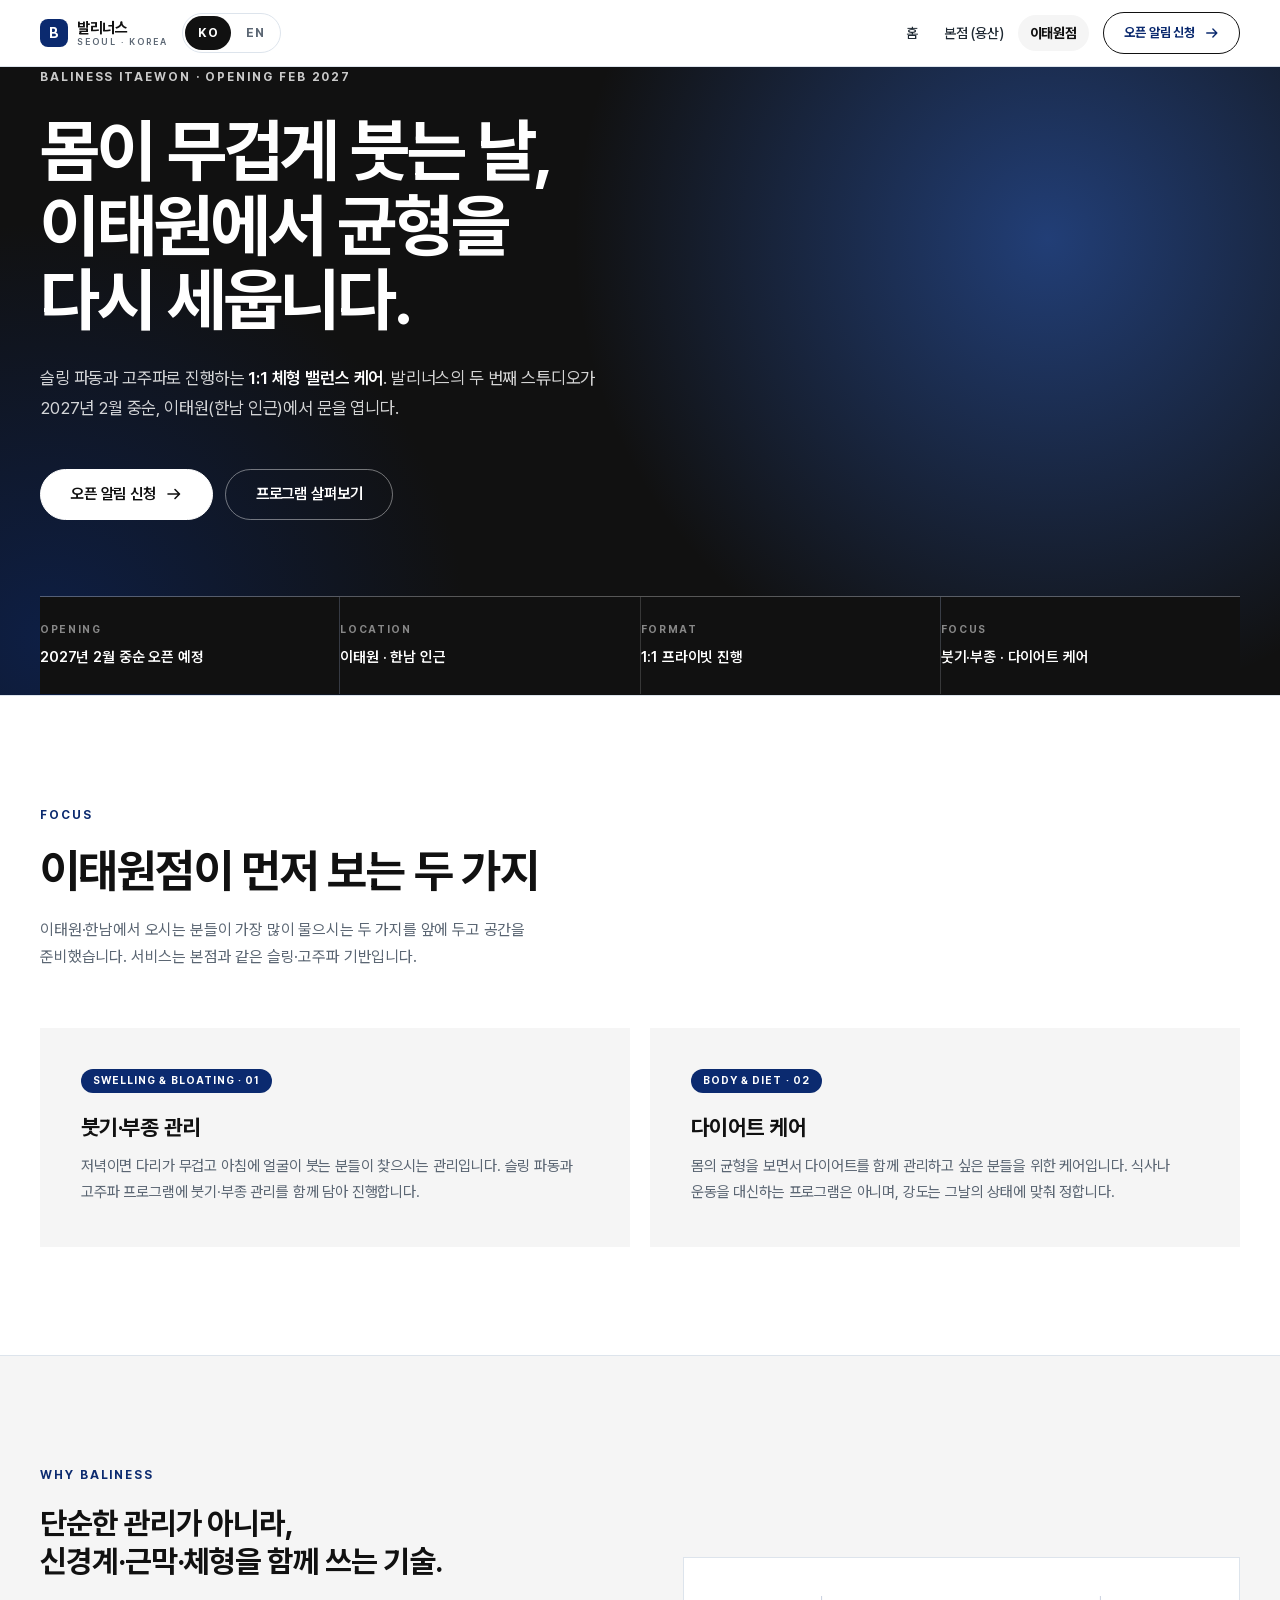
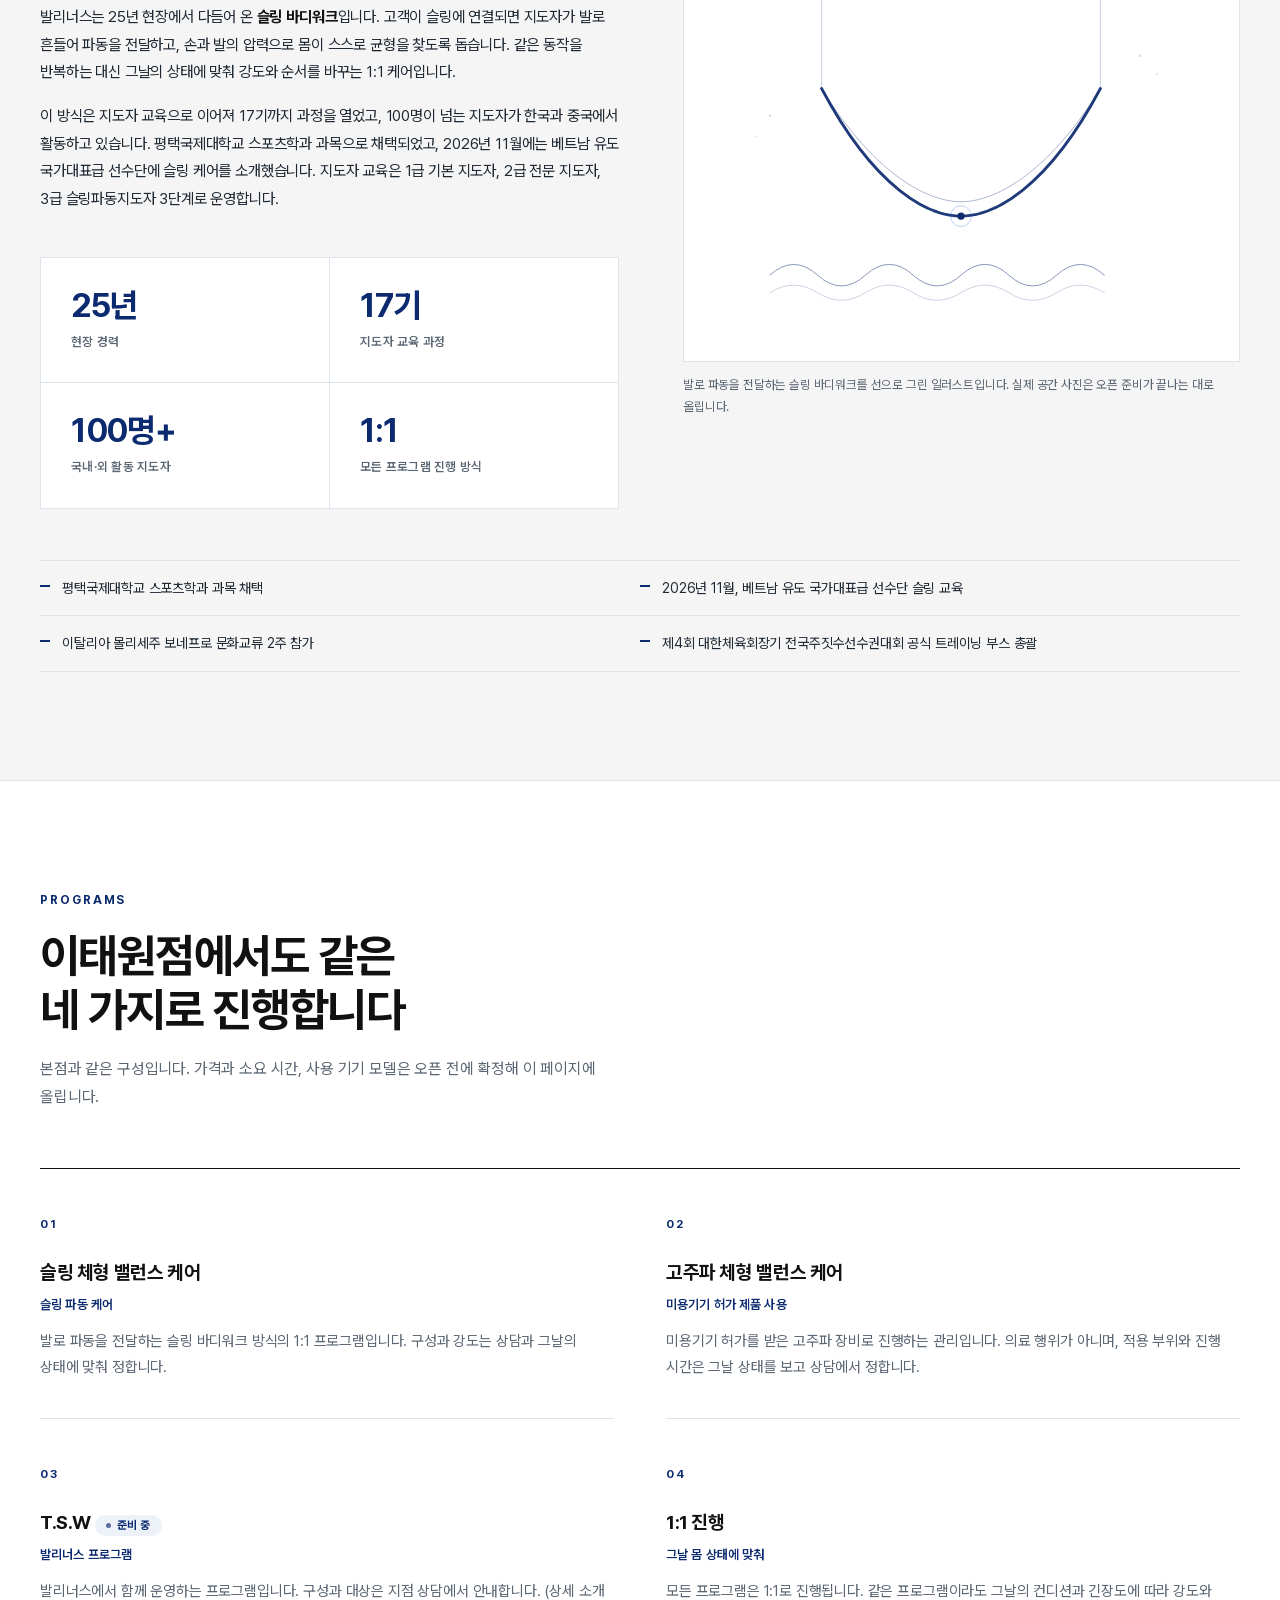
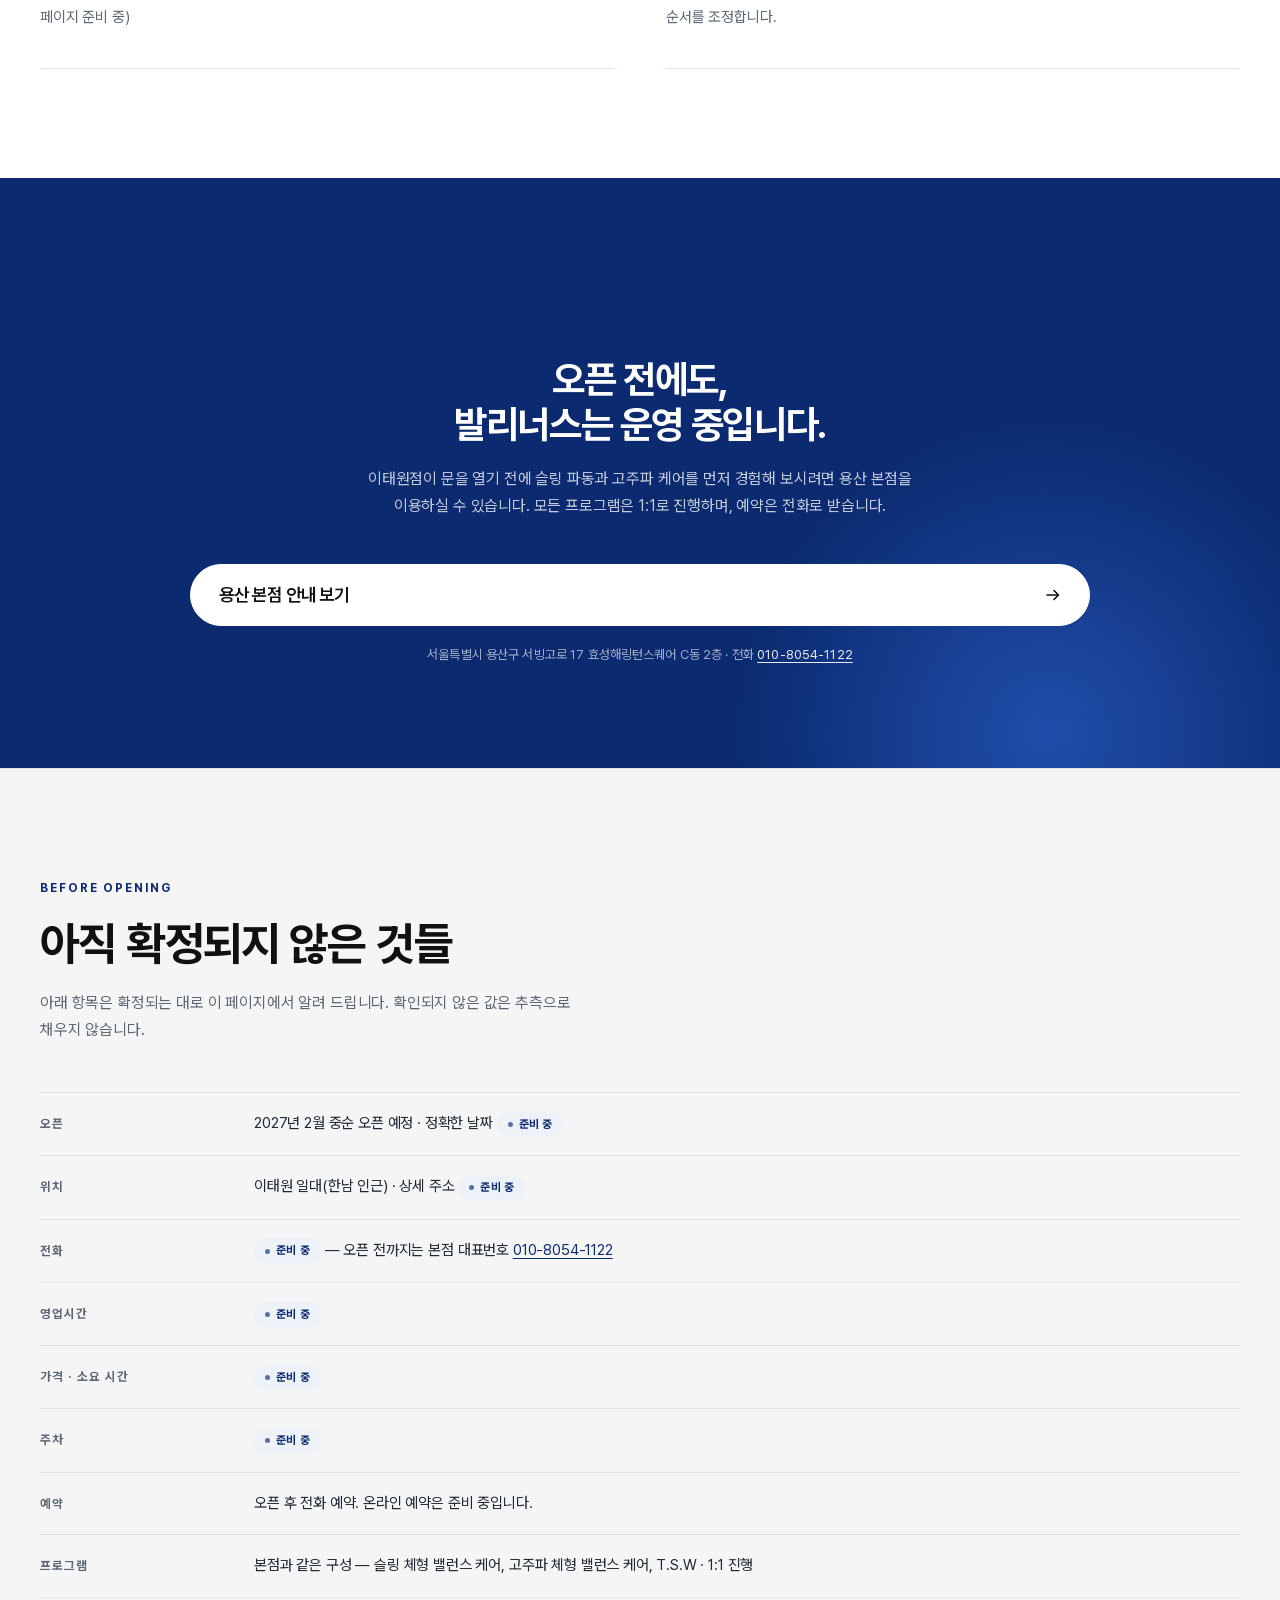
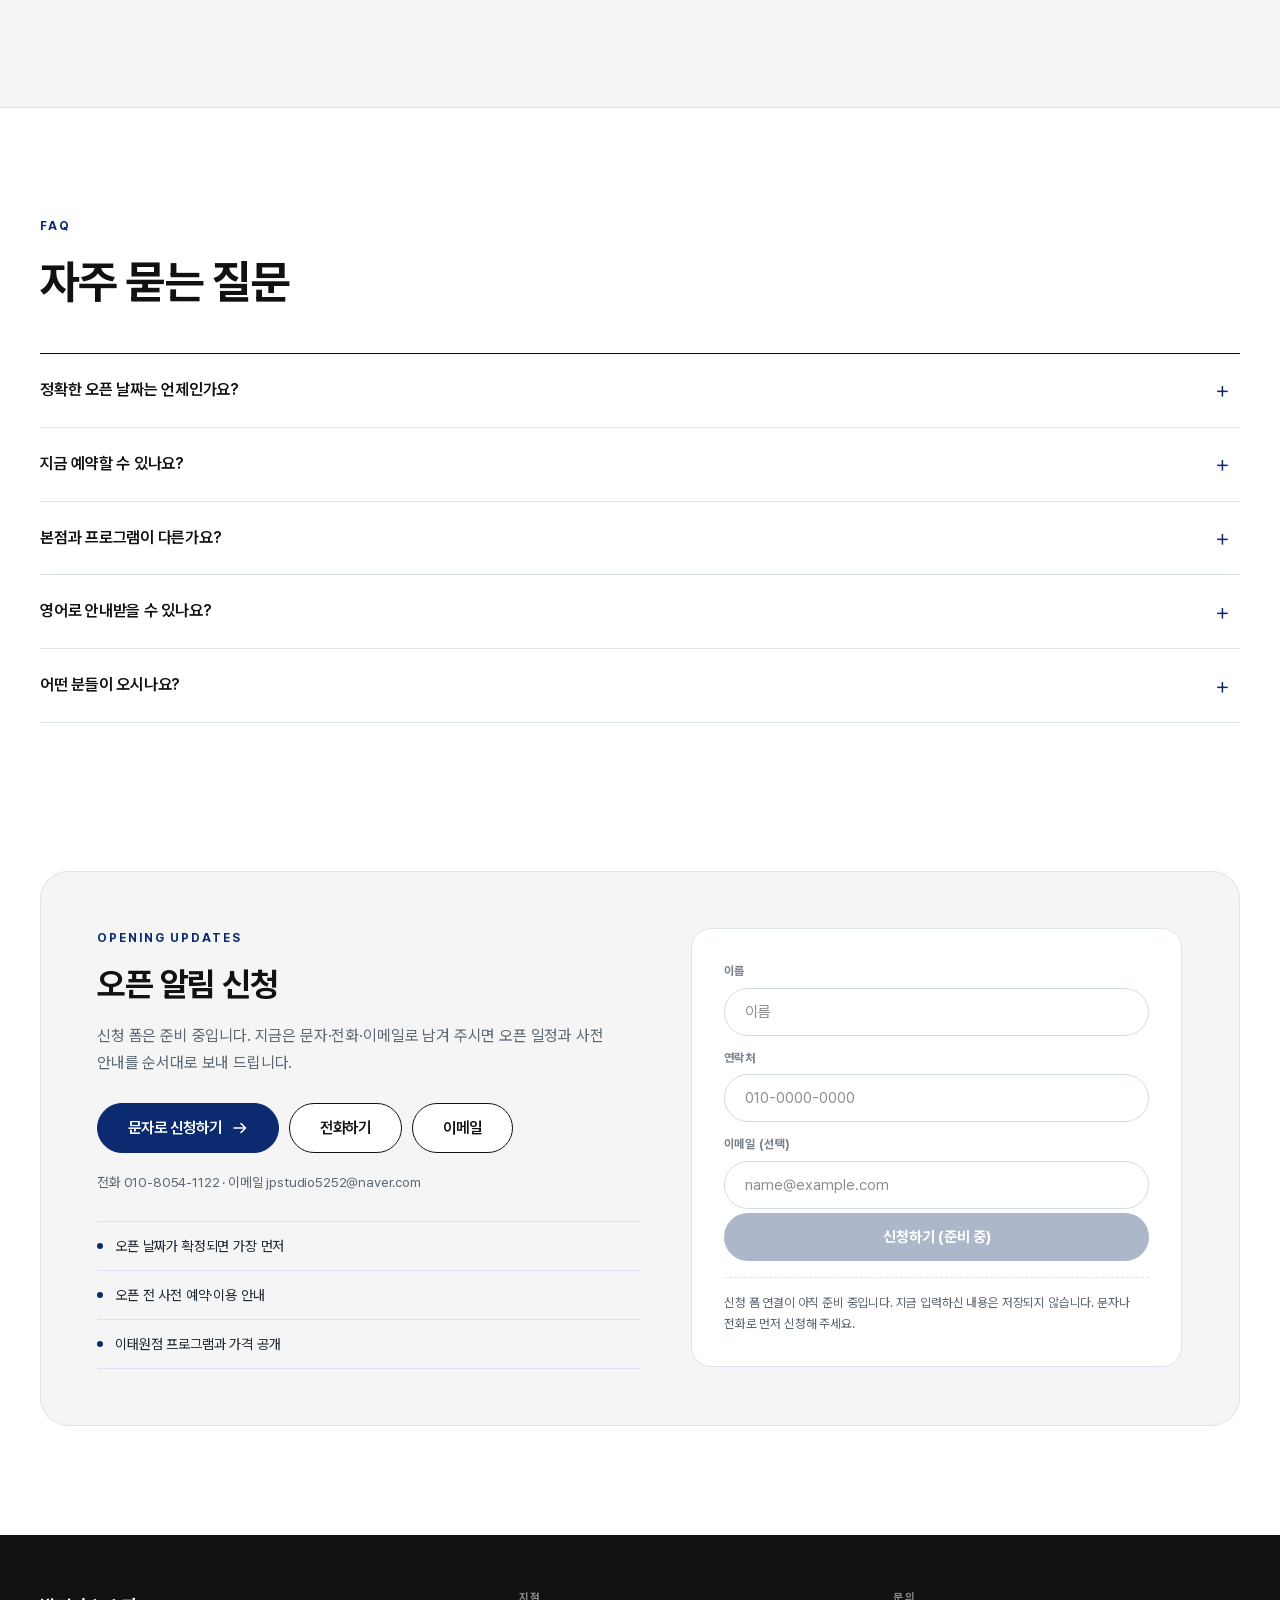
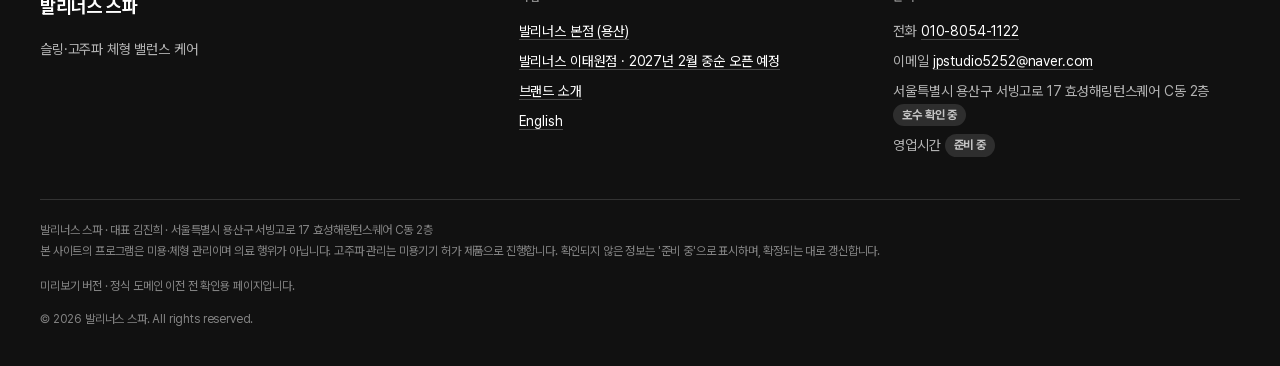
<file: hannam/index.html>
<!doctype html>
<html lang="ko">
<head>
<meta charset="utf-8">
<meta name="viewport" content="width=device-width, initial-scale=1">
<title>BALINESS SPA Itaewon — 붓기·부종 관리·다이어트 케어 | 발리너스 스파</title>
<meta name="description" content="발리너스 이태원점이 이태원·한남 인근에서 2027년 2월 중순 문을 엽니다. 붓기·부종 관리와 다이어트 케어 중심, 서비스는 본점과 같은 슬링·고주파 기반. English information available. 주소·전화·영업시간은 확정 후 안내.">
<link rel="canonical" href="https://jpstudio5252-eng.github.io/baliness-site/hannam/">
<link rel="alternate" hreflang="ko" href="https://jpstudio5252-eng.github.io/baliness-site/hannam/">
<link rel="alternate" hreflang="en" href="https://jpstudio5252-eng.github.io/baliness-site/en/hannam/">
<link rel="alternate" hreflang="x-default" href="https://jpstudio5252-eng.github.io/baliness-site/hannam/">
<meta name="robots" content="index,follow,max-image-preview:large">
<meta property="og:type" content="website">
<meta property="og:site_name" content="발리너스 스파">
<meta property="og:title" content="BALINESS SPA Itaewon — 붓기·부종 관리·다이어트 케어 | 발리너스 스파">
<meta property="og:description" content="발리너스 이태원점이 이태원·한남 인근에서 2027년 2월 중순 문을 엽니다. 붓기·부종 관리와 다이어트 케어 중심, 서비스는 본점과 같은 슬링·고주파 기반. English information available. 주소·전화·영업시간은 확정 후 안내.">
<meta property="og:url" content="https://jpstudio5252-eng.github.io/baliness-site/hannam/">
<meta property="og:image" content="https://jpstudio5252-eng.github.io/baliness-site/assets/img/og-itaewon.png">
<meta property="og:locale" content="ko_KR">
<meta property="og:locale:alternate" content="en_US">
<meta name="twitter:card" content="summary_large_image">
<meta name="theme-color" content="#111111">
<link rel="icon" href="data:image/svg+xml,%3Csvg xmlns='http://www.w3.org/2000/svg' viewBox='0 0 64 64'%3E%3Crect width='64' height='64' rx='14' fill='%23211e1a'/%3E%3Ctext x='32' y='44' font-family='Georgia,serif' font-size='32' fill='%23efe3d1' text-anchor='middle'%3EB%3C/text%3E%3C/svg%3E">
<link rel="stylesheet" href="../assets/style.css">
<script>document.documentElement.classList.add("it-js");</script>
<link rel="stylesheet" href="../assets/fonts/pretendard.css">
<link rel="stylesheet" href="../assets/itaewon.css?v=7937641d">
<script type="application/ld+json">
{
  "@context": "https://schema.org",
  "@graph": [
    {
      "@type": "Organization",
      "@id": "https://jpstudio5252-eng.github.io/baliness-site/#organization",
      "name": "발리너스 스파",
      "alternateName": [
        "발리너스",
        "발리너스본점",
        "Baliness"
      ],
      "url": "https://jpstudio5252-eng.github.io/baliness-site/",
      "description": "슬링·고주파 체형 밸런스 케어",
      "founder": {
        "@id": "https://jpstudio5252-eng.github.io/baliness-site/#founder"
      },
      "contactPoint": {
        "@type": "ContactPoint",
        "telephone": "+821080541122",
        "email": "jpstudio5252@naver.com",
        "contactType": "customer service",
        "areaServed": "KR",
        "availableLanguage": [
          "ko",
          "en"
        ]
      }
    },
    {
      "@type": "WebSite",
      "@id": "https://jpstudio5252-eng.github.io/baliness-site/#website",
      "url": "https://jpstudio5252-eng.github.io/baliness-site/",
      "name": "발리너스 스파",
      "inLanguage": "ko-KR",
      "publisher": {
        "@id": "https://jpstudio5252-eng.github.io/baliness-site/#organization"
      }
    },
    {
      "@type": [
        "HealthAndBeautyBusiness",
        "LocalBusiness"
      ],
      "@id": "https://jpstudio5252-eng.github.io/baliness-site/#hannam",
      "name": "발리너스 이태원점",
      "alternateName": [
        "발리너스",
        "발리너스본점",
        "Baliness"
      ],
      "url": "https://jpstudio5252-eng.github.io/baliness-site/hannam/",
      "parentOrganization": {
        "@id": "https://jpstudio5252-eng.github.io/baliness-site/#organization"
      },
      "branchOf": {
        "@id": "https://jpstudio5252-eng.github.io/baliness-site/#organization"
      },
      "image": "https://jpstudio5252-eng.github.io/baliness-site/assets/img/space.svg",
      "areaServed": [
        {
          "@type": "City",
          "name": "Seoul"
        },
        {
          "@type": "Place",
          "name": "Itaewon"
        },
        {
          "@type": "Place",
          "name": "Hannam"
        }
      ],
      "description": "발리너스 이태원점(이태원·한남 인근). 2027년 2월 중순 오픈 예정. 붓기·부종 관리와 다이어트 케어를 앞세운 지점이며, 서비스는 본점과 같은 슬링·고주파 기반입니다. 주소·전화·영업시간·가격은 확정 후 공지합니다.",
      "knowsAbout": [
        "붓기·부종 관리",
        "다이어트 케어"
      ]
    },
    {
      "@type": "BreadcrumbList",
      "@id": "https://jpstudio5252-eng.github.io/baliness-site/#breadcrumb-hannam",
      "itemListElement": [
        {
          "@type": "ListItem",
          "position": 1,
          "name": "홈",
          "item": "https://jpstudio5252-eng.github.io/baliness-site/"
        },
        {
          "@type": "ListItem",
          "position": 2,
          "name": "이태원점",
          "item": "https://jpstudio5252-eng.github.io/baliness-site/hannam/"
        }
      ]
    },
    {
      "@type": "WebPage",
      "@id": "https://jpstudio5252-eng.github.io/baliness-site/hannam/#webpage",
      "url": "https://jpstudio5252-eng.github.io/baliness-site/hannam/",
      "name": "BALINESS SPA Itaewon — 붓기·부종 관리·다이어트 케어 | 발리너스 스파",
      "description": "발리너스 이태원점이 이태원·한남 인근에서 2027년 2월 중순 문을 엽니다. 붓기·부종 관리와 다이어트 케어 중심, 서비스는 본점과 같은 슬링·고주파 기반. English information available. 주소·전화·영업시간은 확정 후 안내.",
      "inLanguage": "ko-KR",
      "isPartOf": {
        "@id": "https://jpstudio5252-eng.github.io/baliness-site/#website"
      },
      "publisher": {
        "@id": "https://jpstudio5252-eng.github.io/baliness-site/#organization"
      },
      "about": {
        "@id": "https://jpstudio5252-eng.github.io/baliness-site/#hannam"
      }
    },
    {
      "@type": "FAQPage",
      "@id": "https://jpstudio5252-eng.github.io/baliness-site/hannam/#faq",
      "inLanguage": "ko-KR",
      "mainEntity": [
        {
          "@type": "Question",
          "name": "정확한 오픈 날짜는 언제인가요?",
          "acceptedAnswer": {
            "@type": "Answer",
            "text": "2027년 2월 중순으로 준비하고 있습니다. 날짜가 확정되면 이 페이지와 대표번호 안내로 알려 드립니다."
          }
        },
        {
          "@type": "Question",
          "name": "지금 예약할 수 있나요?",
          "acceptedAnswer": {
            "@type": "Answer",
            "text": "아직 정식 예약은 받지 않습니다. 오픈 일정과 사전 안내를 먼저 받으시려면 대표번호 010-8054-1122로 문자를 남겨 주세요."
          }
        },
        {
          "@type": "Question",
          "name": "본점과 프로그램이 다른가요?",
          "acceptedAnswer": {
            "@type": "Answer",
            "text": "아닙니다. 슬링·고주파 프로그램과 1:1 진행 방식은 본점과 같습니다. 이태원점은 붓기·부종 관리와 다이어트 케어를 앞세워 안내합니다."
          }
        },
        {
          "@type": "Question",
          "name": "영어로 안내받을 수 있나요?",
          "acceptedAnswer": {
            "@type": "Answer",
            "text": "네. 이 페이지는 영문 안내를 함께 제공하고, 이태원점의 안내와 예약 방법도 영문과 한국어로 준비하고 있습니다."
          }
        },
        {
          "@type": "Question",
          "name": "어떤 분들이 오시나요?",
          "acceptedAnswer": {
            "@type": "Answer",
            "text": "붓기가 고민인 분, 몸의 균형을 함께 보고 싶은 분, 짧은 시간에 1:1로 집중 관리를 받고 싶은 분들이 찾으십니다. 이태원 특성상 외국인 손님도 함께 오실 것으로 보고 영문 안내를 준비하고 있습니다."
          }
        }
      ]
    }
  ]
}
</script>
</head>
<body class="lang-first page--itaewon">
<a class="skip-link" href="#main">본문으로 바로가기</a><header class="site-header"><div class="wrap header-inner"><a class="brand" href="../"><span class="brand-mark" aria-hidden="true">B</span><span class="brand-text"><span class="brand-name">발리너스</span><span class="brand-sub">Seoul · Korea</span></span></a><nav class="lang-switch lang-switch--lg" aria-label="언어 선택"><a href="../hannam/" hreflang="ko" aria-current="true" lang="ko">KO</a><a href="../en/hannam/" hreflang="en" lang="en">EN</a></nav><nav class="site-nav" aria-label="주 메뉴"><a href="../">홈</a><a href="../yongsan/">본점 (용산)</a><a href="../hannam/" aria-current="page">이태원점</a></nav><a class="it-header-cta" href="#apply"><span class="cta-long">오픈 알림 신청</span><span class="cta-short">오픈 알림</span><svg viewBox="0 0 16 16" fill="none" aria-hidden="true"><path class="arrow" d="M2 8h11M9 3.5 13.5 8 9 12.5" stroke="currentColor" stroke-width="1.6" stroke-linecap="round" stroke-linejoin="round"/></svg></a></div></header>
<main id="main">

<div class="it-hero">
  <div class="wrap it-hero-inner">
    <p class="it-eyebrow it-reveal">BALINESS ITAEWON · OPENING FEB 2027</p>
    <h1 class="it-reveal it-reveal--d1"><span class="line">몸이 무겁게 붓는 날,</span><span class="line">이태원에서 균형을</span><span class="line">다시 세웁니다.</span></h1>
    <p class="it-hero-lead it-reveal it-reveal--d2">슬링 파동과 고주파로 진행하는 <strong>1:1 체형 밸런스 케어</strong>. 발리너스의 두 번째 스튜디오가 2027년 2월 중순, 이태원(한남 인근)에서 문을 엽니다.</p>
    <div class="it-hero-actions it-reveal it-reveal--d3">
      <a class="it-btn it-btn--light" href="#apply">오픈 알림 신청 <svg viewBox="0 0 16 16" fill="none" aria-hidden="true"><path class="arrow" d="M2 8h11M9 3.5 13.5 8 9 12.5" stroke="currentColor" stroke-width="1.6" stroke-linecap="round" stroke-linejoin="round"/></svg></a>
      <a class="it-btn it-btn--ghost-light" href="#programs">프로그램 살펴보기</a>
    </div>
    <ul class="it-hero-facts it-reveal">
      <li><span class="k">Opening</span><span class="v">2027년 2월 중순 오픈 예정</span></li>
      <li><span class="k">Location</span><span class="v">이태원 · 한남 인근</span></li>
      <li><span class="k">Format</span><span class="v">1:1 프라이빗 진행</span></li>
      <li><span class="k">Focus</span><span class="v">붓기·부종 · 다이어트 케어</span></li>
    </ul>
  </div>
</div>

<section class="it-sec" id="focus">
  <div class="wrap">
    <div class="it-head it-reveal">
      <p class="it-eyebrow">FOCUS</p>
      <h2>이태원점이 먼저 보는 두 가지</h2>
      <p class="it-sub">이태원·한남에서 오시는 분들이 가장 많이 물으시는 두 가지를 앞에 두고 공간을 준비했습니다. 서비스는 본점과 같은 슬링·고주파 기반입니다.</p>
    </div>
    <div class="it-cards">
      <article class="it-card it-reveal">
        <span class="it-badge">SWELLING &amp; BLOATING · 01</span>
        <h3>붓기·부종 관리</h3>
        <p>저녁이면 다리가 무겁고 아침에 얼굴이 붓는 분들이 찾으시는 관리입니다. 슬링 파동과 고주파 프로그램에 붓기·부종 관리를 함께 담아 진행합니다.</p>
      </article>
      <article class="it-card it-reveal it-reveal--d1">
        <span class="it-badge">BODY &amp; DIET · 02</span>
        <h3>다이어트 케어</h3>
        <p>몸의 균형을 보면서 다이어트를 함께 관리하고 싶은 분들을 위한 케어입니다. 식사나 운동을 대신하는 프로그램은 아니며, 강도는 그날의 상태에 맞춰 정합니다.</p>
      </article>
    </div>
  </div>
</section>

<section class="it-sec it-sec--panel" id="story">
  <div class="wrap">
    <div class="it-split">
      <div>
        <div class="it-head it-reveal">
          <p class="it-eyebrow">WHY BALINESS</p>
          <h2>단순한 관리가 아니라, <span class="nb">신경계·근막·체형</span>을 함께 쓰는 기술.</h2>
        </div>
        <div class="it-body it-reveal">
          <p>발리너스는 25년 현장에서 다듬어 온 <strong>슬링 바디워크</strong>입니다. 고객이 슬링에 연결되면 지도자가 발로 흔들어 파동을 전달하고, 손과 발의 압력으로 몸이 스스로 균형을 찾도록 돕습니다. 같은 동작을 반복하는 대신 그날의 상태에 맞춰 강도와 순서를 바꾸는 1:1 케어입니다.</p>
          <p>이 방식은 지도자 교육으로 이어져 17기까지 과정을 열었고, 100명이 넘는 지도자가 한국과 중국에서 활동하고 있습니다. 평택국제대학교 스포츠학과 과목으로 채택되었고, 2026년 11월에는 베트남 유도 국가대표급 선수단에 슬링 케어를 소개했습니다. 지도자 교육은 1급 기본 지도자, 2급 전문 지도자, 3급 슬링파동지도자 3단계로 운영합니다.</p>
        </div>
        <ul class="it-stats it-reveal">
          <li><span class="num">25년</span><span class="lbl">현장 경력</span></li>
          <li><span class="num">17기</span><span class="lbl">지도자 교육 과정</span></li>
          <li><span class="num">100명+</span><span class="lbl">국내·외 활동 지도자</span></li>
          <li><span class="num">1:1</span><span class="lbl">모든 프로그램 진행 방식</span></li>
        </ul>
      </div>
      <figure class="it-figure it-reveal it-reveal--d1">
        <div class="it-figure-frame">
          <img src="../assets/img/it-sling.svg" alt="슬링 끈에 연결된 뒤 발로 파동을 전하는 방식을 선으로 그린 일러스트" width="1200" height="820" loading="lazy">
        </div>
        <figcaption>발로 파동을 전달하는 슬링 바디워크를 선으로 그린 일러스트입니다. 실제 공간 사진은 오픈 준비가 끝나는 대로 올립니다.</figcaption>
      </figure>
    </div>
    <ul class="it-proof it-reveal">
      <li>평택국제대학교 스포츠학과 과목 채택</li>
      <li>2026년 11월, 베트남 유도 국가대표급 선수단 슬링 교육</li>
      <li>이탈리아 몰리세주 보네프로 문화교류 2주 참가</li>
      <li>제4회 대한체육회장기 전국주짓수선수권대회 공식 트레이닝 부스 총괄</li>
    </ul>
  </div>
</section>

<section class="it-sec" id="programs">
  <div class="wrap">
    <div class="it-head it-reveal">
      <p class="it-eyebrow">PROGRAMS</p>
      <h2>이태원점에서도 같은 네 가지로 진행합니다</h2>
      <p class="it-sub">본점과 같은 구성입니다. 가격과 소요 시간, 사용 기기 모델은 오픈 전에 확정해 이 페이지에 올립니다.</p>
    </div>
    <div class="it-prog">
      <article class="it-reveal">
  <p class="it-num">01</p>
  <h3>슬링 체형 밸런스 케어</h3>
  <p class="it-prog-sub">슬링 파동 케어</p>
  <p class="it-prog-desc">발로 파동을 전달하는 슬링 바디워크 방식의 1:1 프로그램입니다. 구성과 강도는 상담과 그날의 상태에 맞춰 정합니다.</p>
</article>
<article class="it-reveal">
  <p class="it-num">02</p>
  <h3>고주파 체형 밸런스 케어</h3>
  <p class="it-prog-sub">미용기기 허가 제품 사용</p>
  <p class="it-prog-desc">미용기기 허가를 받은 고주파 장비로 진행하는 관리입니다. 의료 행위가 아니며, 적용 부위와 진행 시간은 그날 상태를 보고 상담에서 정합니다.</p>
</article>
<article class="it-reveal">
  <p class="it-num">03</p>
  <h3>T.S.W <span class="it-todo">준비 중</span></h3>
  <p class="it-prog-sub">발리너스 프로그램</p>
  <p class="it-prog-desc">발리너스에서 함께 운영하는 프로그램입니다. 구성과 대상은 지점 상담에서 안내합니다. (상세 소개 페이지 준비 중)</p>
</article>
<article class="it-reveal">
  <p class="it-num">04</p>
  <h3>1:1 진행</h3>
  <p class="it-prog-sub">그날 몸 상태에 맞춰</p>
  <p class="it-prog-desc">모든 프로그램은 1:1로 진행됩니다. 같은 프로그램이라도 그날의 컨디션과 긴장도에 따라 강도와 순서를 조정합니다.</p>
</article>
    </div>
  </div>
</section>

<section class="it-banner">
  <div class="wrap">
    <p class="it-badge it-badge--ghost it-reveal">MAIN STUDIO · YONGSAN</p>
    <h2 class="it-reveal it-reveal--d1">오픈 전에도,<br>발리너스는 운영 중입니다.</h2>
    <p class="it-sub it-reveal it-reveal--d2">이태원점이 문을 열기 전에 슬링 파동과 고주파 케어를 먼저 경험해 보시려면 용산 본점을 이용하실 수 있습니다. 모든 프로그램은 1:1로 진행하며, 예약은 전화로 받습니다.</p>
    <div class="it-banner-actions it-reveal it-reveal--d3">
      <a class="it-btn it-btn--light it-btn--block" href="../yongsan/"><span>용산 본점 안내 보기</span><svg viewBox="0 0 16 16" fill="none" aria-hidden="true"><path class="arrow" d="M2 8h11M9 3.5 13.5 8 9 12.5" stroke="currentColor" stroke-width="1.6" stroke-linecap="round" stroke-linejoin="round"/></svg></a>
    </div>
    <p class="it-banner-meta">서울특별시 용산구 서빙고로 17 효성해링턴스퀘어 C동 2층 · 전화 <a href="tel:+821080541122">010-8054-1122</a></p>
  </div>
</section>

<section class="it-sec it-sec--panel" id="before">
  <div class="wrap">
    <div class="it-head it-reveal">
      <p class="it-eyebrow">BEFORE OPENING</p>
      <h2>아직 확정되지 않은 것들</h2>
      <p class="it-sub">아래 항목은 확정되는 대로 이 페이지에서 알려 드립니다. 확인되지 않은 값은 추측으로 채우지 않습니다.</p>
    </div>
    <dl class="it-info">
    <div class="row"><dt>오픈</dt><dd>2027년 2월 중순 오픈 예정 · 정확한 날짜 <span class="it-todo">준비 중</span></dd></div>
    <div class="row"><dt>위치</dt><dd>이태원 일대(한남 인근) · 상세 주소 <span class="it-todo">준비 중</span></dd></div>
    <div class="row"><dt>전화</dt><dd><span class="it-todo">준비 중</span> — 오픈 전까지는 본점 대표번호 <a href="tel:+821080541122">010-8054-1122</a></dd></div>
    <div class="row"><dt>영업시간</dt><dd><span class="it-todo">준비 중</span></dd></div>
    <div class="row"><dt>가격 · 소요 시간</dt><dd><span class="it-todo">준비 중</span></dd></div>
    <div class="row"><dt>주차</dt><dd><span class="it-todo">준비 중</span></dd></div>
    <div class="row"><dt>예약</dt><dd>오픈 후 전화 예약. 온라인 예약은 준비 중입니다.</dd></div>
    <div class="row"><dt>프로그램</dt><dd>본점과 같은 구성 — 슬링 체형 밸런스 케어, 고주파 체형 밸런스 케어, T.S.W · 1:1 진행</dd></div>
  </dl>
  </div>
</section>

<section class="it-sec" id="faq">
  <div class="wrap">
    <div class="it-head it-reveal">
      <p class="it-eyebrow">FAQ</p>
      <h2>자주 묻는 질문</h2>
    </div>
    <div class="it-faq it-reveal">
      <details><summary>정확한 오픈 날짜는 언제인가요?</summary><p>2027년 2월 중순으로 준비하고 있습니다. 날짜가 확정되면 이 페이지와 대표번호 안내로 알려 드립니다.</p></details>
      <details><summary>지금 예약할 수 있나요?</summary><p>아직 정식 예약은 받지 않습니다. 오픈 일정과 사전 안내를 먼저 받으시려면 대표번호 010-8054-1122로 문자를 남겨 주세요.</p></details>
      <details><summary>본점과 프로그램이 다른가요?</summary><p>아닙니다. 슬링·고주파 프로그램과 1:1 진행 방식은 본점과 같습니다. 이태원점은 붓기·부종 관리와 다이어트 케어를 앞세워 안내합니다.</p></details>
      <details><summary>영어로 안내받을 수 있나요?</summary><p>네. 이 페이지는 영문 안내를 함께 제공하고, 이태원점의 안내와 예약 방법도 영문과 한국어로 준비하고 있습니다.</p></details>
      <details><summary>어떤 분들이 오시나요?</summary><p>붓기가 고민인 분, 몸의 균형을 함께 보고 싶은 분, 짧은 시간에 1:1로 집중 관리를 받고 싶은 분들이 찾으십니다. 이태원 특성상 외국인 손님도 함께 오실 것으로 보고 영문 안내를 준비하고 있습니다.</p></details>
    </div>
  </div>
</section>

<section class="it-sec it-sec--flush" id="apply">
  <div class="wrap">
    <div class="it-apply">
      <div class="it-apply-grid">
        <div class="it-reveal">
          <p class="it-eyebrow">OPENING UPDATES</p>
          <h2>오픈 알림 신청</h2>
          <p class="it-sub">신청 폼은 준비 중입니다. 지금은 문자·전화·이메일로 남겨 주시면 오픈 일정과 사전 안내를 순서대로 보내 드립니다.</p>
          <div class="it-contact-row">
            <a class="it-btn" href="sms:+821080541122?body=이태원점 오픈 알림 신청합니다.">문자로 신청하기 <svg viewBox="0 0 16 16" fill="none" aria-hidden="true"><path class="arrow" d="M2 8h11M9 3.5 13.5 8 9 12.5" stroke="currentColor" stroke-width="1.6" stroke-linecap="round" stroke-linejoin="round"/></svg></a>
            <a class="it-btn it-btn--outline" href="tel:+821080541122">전화하기</a>
            <a class="it-btn it-btn--outline" href="mailto:jpstudio5252@naver.com?subject=이태원점 오픈 알림 신청">이메일</a>
          </div>
          <p class="it-contact-line">전화 010-8054-1122 · 이메일 jpstudio5252@naver.com</p>
          <ul class="it-apply-list">
            <li>오픈 날짜가 확정되면 가장 먼저</li>
            <li>오픈 전 사전 예약·이용 안내</li>
            <li>이태원점 프로그램과 가격 공개</li>
          </ul>
        </div>
        <div class="it-form it-reveal it-reveal--d1">
          <form action="#apply" method="post" aria-describedby="it-signup-note">
            <fieldset disabled>
              <legend class="it-sr">오픈 알림 신청 (준비 중)</legend>
              <div class="fields">
                <div><label for="hannam-name">이름</label><input id="hannam-name" name="name" type="text" placeholder="이름" autocomplete="name"></div>
                <div><label for="hannam-phone">연락처</label><input id="hannam-phone" name="phone" type="tel" placeholder="010-0000-0000" autocomplete="tel"></div>
                <div><label for="hannam-email">이메일 (선택)</label><input id="hannam-email" name="email" type="email" placeholder="name@example.com" autocomplete="email"></div>
              </div>
              <button type="submit" disabled>신청하기 (준비 중)</button>
            </fieldset>
            <p class="note" id="it-signup-note">신청 폼 연결이 아직 준비 중입니다. 지금 입력하신 내용은 저장되지 않습니다. 문자나 전화로 먼저 신청해 주세요.</p>
          </form>
        </div>
      </div>
    </div>
  </div>
</section>

</main>
<footer class="site-footer">
  <div class="wrap">
    <div class="footer-grid">
      <div>
        <p class="footer-brand">발리너스 스파</p>
        <p>슬링·고주파 체형 밸런스 케어</p>
      </div>
      <div>
        <h2>지점</h2>
        <ul>
          <li><a href="../yongsan/">발리너스 본점 (용산)</a></li>
          <li><a href="../hannam/">발리너스 이태원점 · 2027년 2월 중순 오픈 예정</a></li>
          <li><a href="../">브랜드 소개</a></li>
          <li><a href="../en/" lang="en" hreflang="en">English</a></li>
        </ul>
      </div>
      <div>
        <h2>문의</h2>
        <ul>
          <li>전화 <a href="tel:+821080541122">010-8054-1122</a></li>
          <li>이메일 <a href="mailto:jpstudio5252@naver.com">jpstudio5252@naver.com</a></li>
          <li>서울특별시 용산구 서빙고로 17 효성해링턴스퀘어 C동 2층 <span class="todo">호수 확인 중</span></li>
          <li>영업시간 <span class="todo">준비 중</span></li>
        </ul>
      </div>
    </div>
    <div class="footer-legal">발리너스 스파 · 대표 김진희 · 서울특별시 용산구 서빙고로 17 효성해링턴스퀘어 C동 2층<br>본 사이트의 프로그램은 미용·체형 관리이며 의료 행위가 아닙니다. 고주파 관리는 미용기기 허가 제품으로 진행합니다. 확인되지 않은 정보는 '준비 중'으로 표시하며, 확정되는 대로 갱신합니다.<p class="footer-legal" style="border-top:0;padding-top:0;margin-top:14px">미리보기 버전 · 정식 도메인 이전 전 확인용 페이지입니다.</p>
      <p style="margin:10px 0 0">© 2026 발리너스 스파. All rights reserved.</p>
    </div>
  </div>
</footer>
<script src="../assets/itaewon.js?v=7937641d" defer></script>
</body>
</html>
</file>
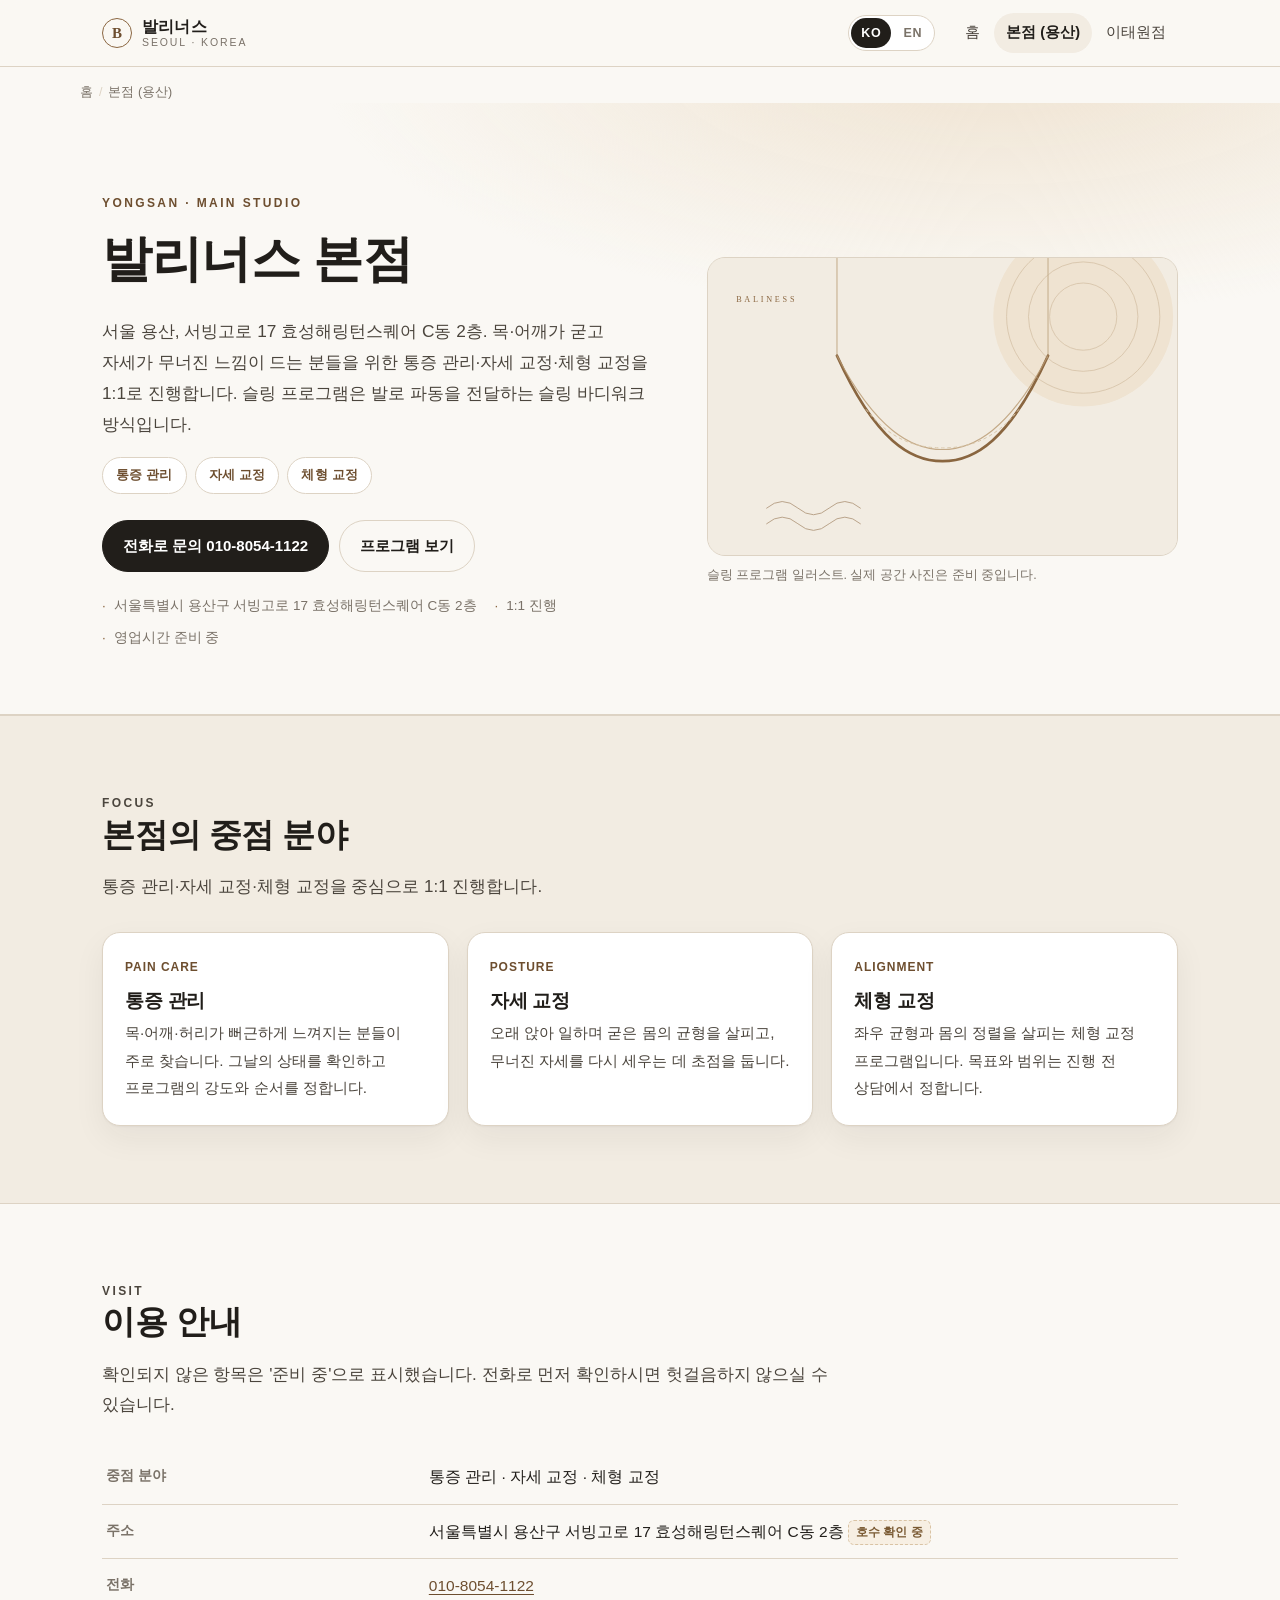
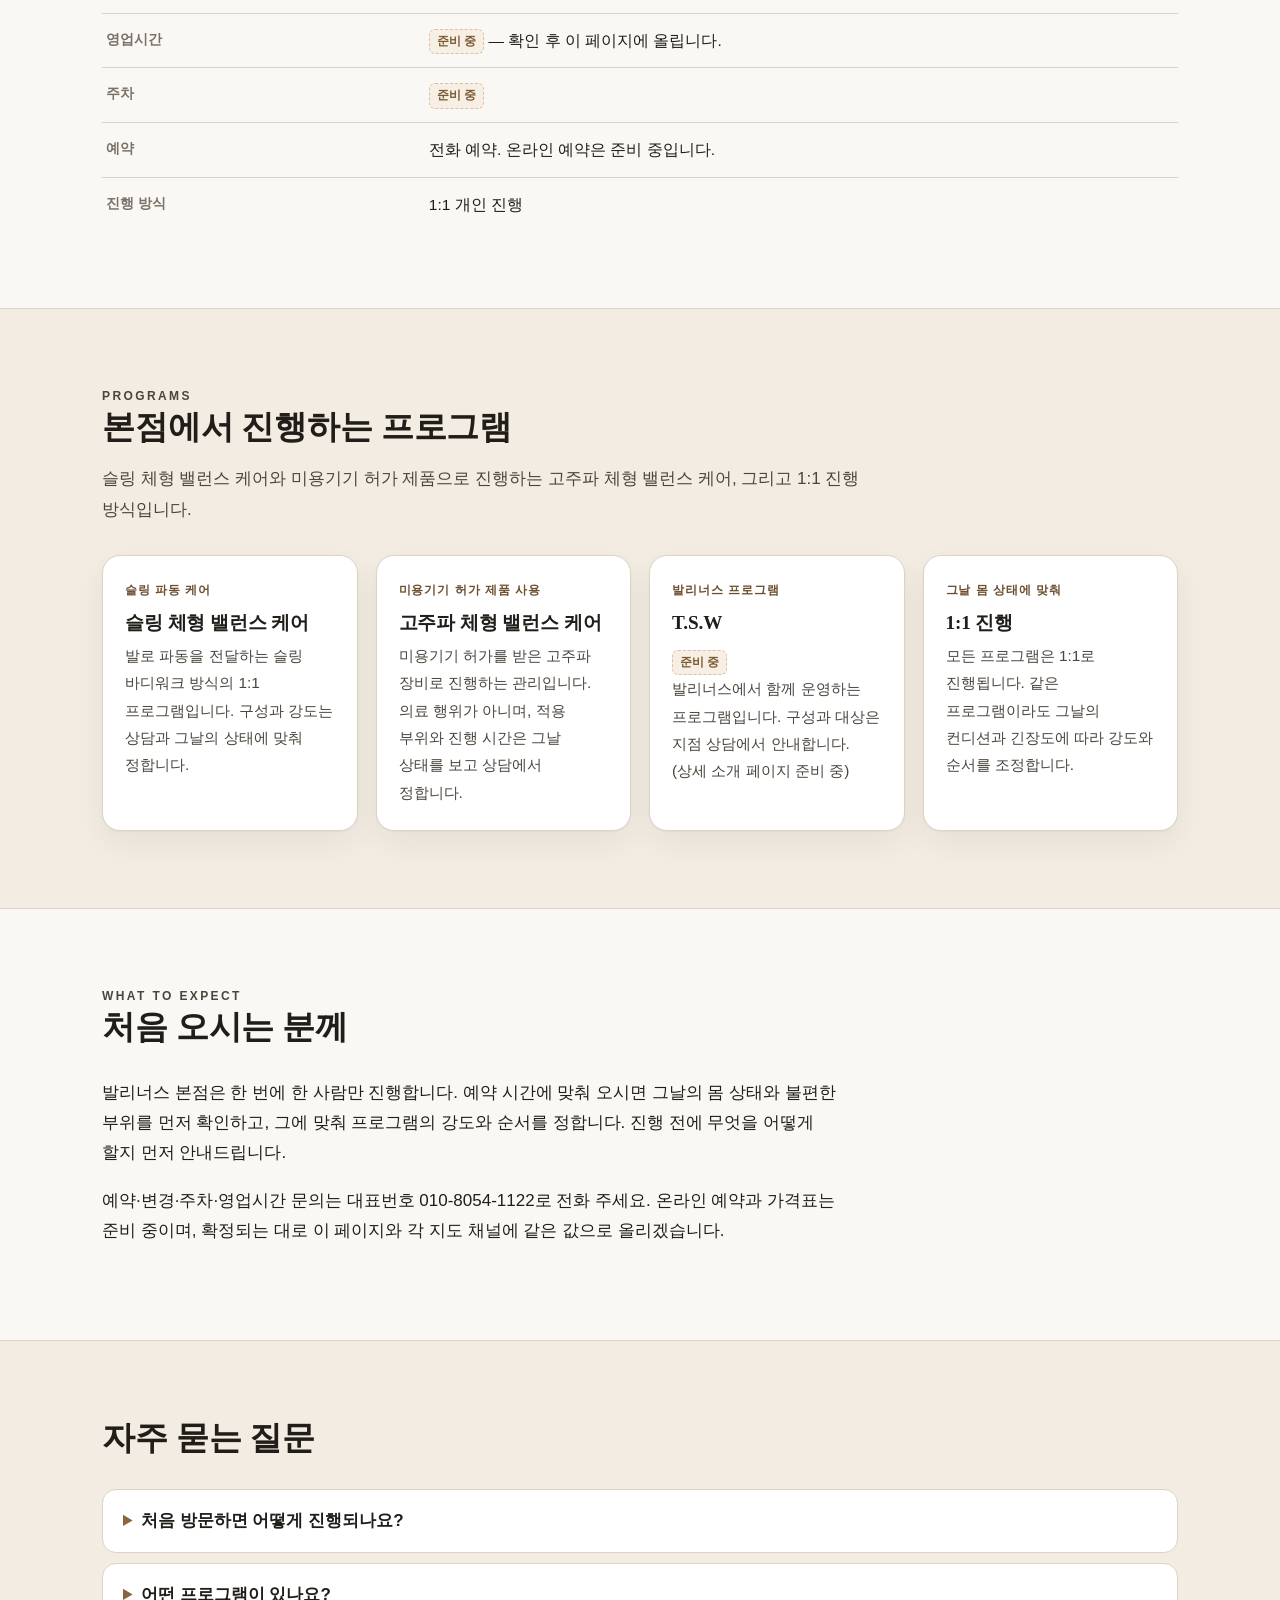
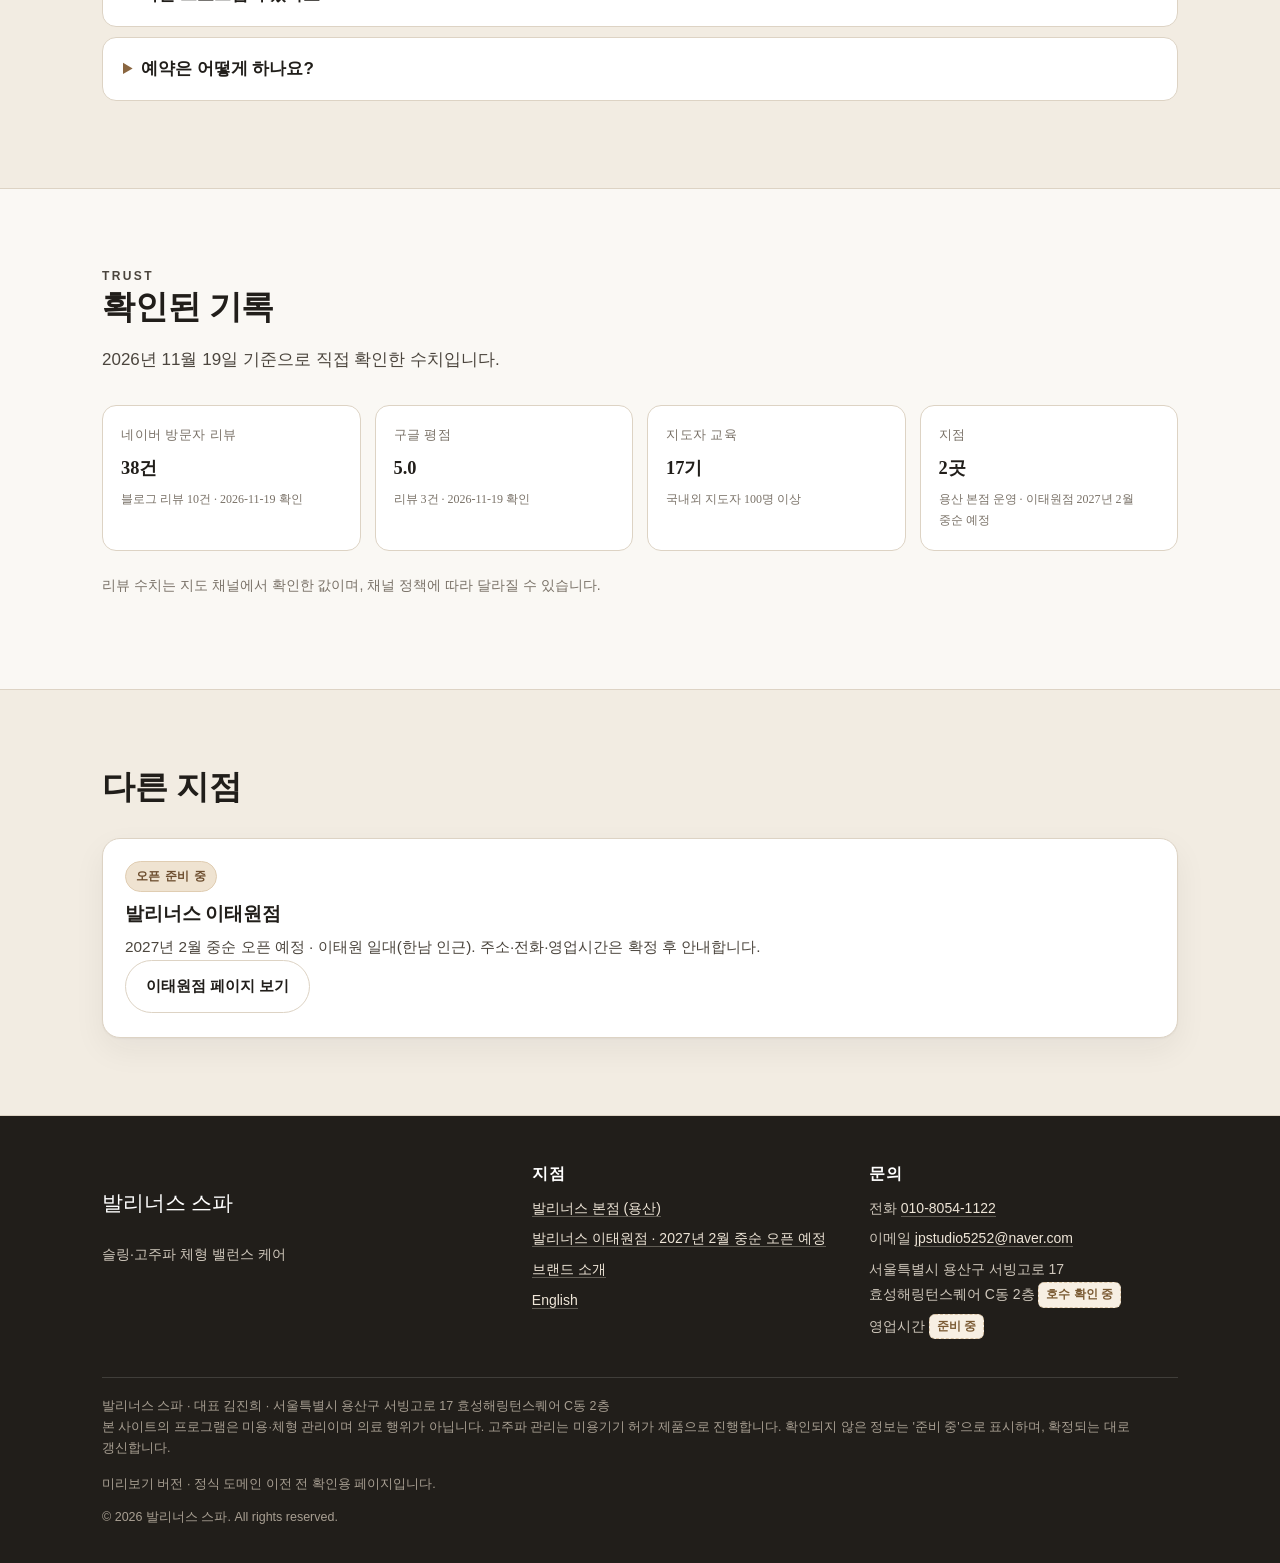
<file: yongsan/index.html>
<!doctype html>
<html lang="ko">
<head>
<meta charset="utf-8">
<meta name="viewport" content="width=device-width, initial-scale=1">
<title>발리너스 스파 본점 (용산) | 통증 관리·자세 교정·체형 교정 1:1 케어</title>
<meta name="description" content="서울특별시 용산구 서빙고로 17 효성해링턴스퀘어 C동 2층에서 통증 관리·자세 교정·체형 교정을 1:1로 진행하는 발리너스 본점. 프로그램, 이용 안내, 예약 문의.">
<link rel="canonical" href="https://jpstudio5252-eng.github.io/baliness-site/yongsan/">
<link rel="alternate" hreflang="ko" href="https://jpstudio5252-eng.github.io/baliness-site/yongsan/">
<link rel="alternate" hreflang="en" href="https://jpstudio5252-eng.github.io/baliness-site/en/yongsan/">
<link rel="alternate" hreflang="x-default" href="https://jpstudio5252-eng.github.io/baliness-site/yongsan/">
<meta name="robots" content="index,follow,max-image-preview:large">
<meta property="og:type" content="website">
<meta property="og:site_name" content="발리너스 스파">
<meta property="og:title" content="발리너스 스파 본점 (용산) | 통증 관리·자세 교정·체형 교정 1:1 케어">
<meta property="og:description" content="서울특별시 용산구 서빙고로 17 효성해링턴스퀘어 C동 2층에서 통증 관리·자세 교정·체형 교정을 1:1로 진행하는 발리너스 본점. 프로그램, 이용 안내, 예약 문의.">
<meta property="og:url" content="https://jpstudio5252-eng.github.io/baliness-site/yongsan/">
<meta property="og:image" content="https://jpstudio5252-eng.github.io/baliness-site/assets/img/og.png">
<meta property="og:locale" content="ko_KR">
<meta property="og:locale:alternate" content="en_US">
<meta name="twitter:card" content="summary_large_image">
<meta name="theme-color" content="#faf8f4">
<link rel="icon" href="data:image/svg+xml,%3Csvg xmlns='http://www.w3.org/2000/svg' viewBox='0 0 64 64'%3E%3Crect width='64' height='64' rx='14' fill='%23211e1a'/%3E%3Ctext x='32' y='44' font-family='Georgia,serif' font-size='32' fill='%23efe3d1' text-anchor='middle'%3EB%3C/text%3E%3C/svg%3E">
<link rel="stylesheet" href="../assets/style.css">
<script type="application/ld+json">
{
  "@context": "https://schema.org",
  "@graph": [
    {
      "@type": "Organization",
      "@id": "https://jpstudio5252-eng.github.io/baliness-site/#organization",
      "name": "발리너스 스파",
      "alternateName": [
        "발리너스",
        "발리너스본점",
        "Baliness"
      ],
      "url": "https://jpstudio5252-eng.github.io/baliness-site/",
      "description": "슬링·고주파 체형 밸런스 케어",
      "founder": {
        "@id": "https://jpstudio5252-eng.github.io/baliness-site/#founder"
      },
      "contactPoint": {
        "@type": "ContactPoint",
        "telephone": "+821080541122",
        "email": "jpstudio5252@naver.com",
        "contactType": "customer service",
        "areaServed": "KR",
        "availableLanguage": [
          "ko",
          "en"
        ]
      }
    },
    {
      "@type": "WebSite",
      "@id": "https://jpstudio5252-eng.github.io/baliness-site/#website",
      "url": "https://jpstudio5252-eng.github.io/baliness-site/",
      "name": "발리너스 스파",
      "inLanguage": "ko-KR",
      "publisher": {
        "@id": "https://jpstudio5252-eng.github.io/baliness-site/#organization"
      }
    },
    {
      "@type": "Person",
      "@id": "https://jpstudio5252-eng.github.io/baliness-site/#founder",
      "name": "김진희",
      "jobTitle": "발리너스 창시자·대표",
      "worksFor": {
        "@id": "https://jpstudio5252-eng.github.io/baliness-site/#organization"
      },
      "alumniOf": {
        "@type": "CollegeOrUniversity",
        "name": "경희대학교 동서의학대학원"
      },
      "description": "태권도 선수 15년, 발리너스 지도자 교육 17기 운영, 국내외 지도자 100명 이상."
    },
    {
      "@type": [
        "HealthAndBeautyBusiness",
        "LocalBusiness"
      ],
      "@id": "https://jpstudio5252-eng.github.io/baliness-site/#yongsan",
      "name": "발리너스 본점",
      "alternateName": [
        "발리너스",
        "발리너스본점",
        "Baliness"
      ],
      "url": "https://jpstudio5252-eng.github.io/baliness-site/yongsan/",
      "parentOrganization": {
        "@id": "https://jpstudio5252-eng.github.io/baliness-site/#organization"
      },
      "branchOf": {
        "@id": "https://jpstudio5252-eng.github.io/baliness-site/#organization"
      },
      "image": "https://jpstudio5252-eng.github.io/baliness-site/assets/img/sling.svg",
      "areaServed": [
        {
          "@type": "City",
          "name": "서울"
        },
        {
          "@type": "AdministrativeArea",
          "name": "용산구"
        }
      ],
      "description": "서울특별시 용산구 서빙고로 17 효성해링턴스퀘어 C동 2층에서 통증 관리·자세 교정·체형 교정을 1:1로 진행하는 본점입니다.",
      "knowsAbout": [
        "통증 관리",
        "자세 교정",
        "체형 교정"
      ],
      "address": {
        "@type": "PostalAddress",
        "streetAddress": "서빙고로 17, 효성해링턴스퀘어 C동 2층",
        "addressLocality": "용산구",
        "addressRegion": "서울특별시",
        "addressCountry": "KR"
      },
      "telephone": "+821080541122",
      "geo": {
        "@type": "GeoCoordinates",
        "latitude": 37.5258963,
        "longitude": 126.9676579
      },
      "hasOfferCatalog": {
        "@type": "OfferCatalog",
        "name": "프로그램",
        "itemListElement": [
          {
            "@type": "Offer",
            "itemOffered": {
              "@type": "Service",
              "name": "슬링 체형 밸런스 케어",
              "description": "발로 파동을 전달하는 슬링 바디워크 방식의 1:1 프로그램입니다. 구성과 강도는 상담과 그날의 상태에 맞춰 정합니다."
            }
          },
          {
            "@type": "Offer",
            "itemOffered": {
              "@type": "Service",
              "name": "고주파 체형 밸런스 케어",
              "description": "미용기기 허가를 받은 고주파 장비로 진행하는 관리입니다. 의료 행위가 아니며, 적용 부위와 진행 시간은 그날 상태를 보고 상담에서 정합니다."
            }
          },
          {
            "@type": "Offer",
            "itemOffered": {
              "@type": "Service",
              "name": "T.S.W",
              "description": "발리너스에서 함께 운영하는 프로그램입니다. 구성과 대상은 지점 상담에서 안내합니다. (상세 소개 페이지 준비 중)"
            }
          },
          {
            "@type": "Offer",
            "itemOffered": {
              "@type": "Service",
              "name": "1:1 진행",
              "description": "모든 프로그램은 1:1로 진행됩니다. 같은 프로그램이라도 그날의 컨디션과 긴장도에 따라 강도와 순서를 조정합니다."
            }
          }
        ]
      }
    },
    {
      "@type": "Service",
      "@id": "https://jpstudio5252-eng.github.io/baliness-site/#yongsan-service-sling",
      "name": "슬링 체형 밸런스 케어",
      "serviceType": "슬링 파동 케어",
      "description": "발로 파동을 전달하는 슬링 바디워크 방식의 1:1 프로그램입니다. 구성과 강도는 상담과 그날의 상태에 맞춰 정합니다.",
      "provider": {
        "@id": "https://jpstudio5252-eng.github.io/baliness-site/#yongsan"
      },
      "areaServed": {
        "@type": "City",
        "name": "서울"
      },
      "availableChannel": {
        "@type": "ServiceChannel",
        "servicePhone": {
          "@type": "ContactPoint",
          "telephone": "+821080541122"
        }
      }
    },
    {
      "@type": "Service",
      "@id": "https://jpstudio5252-eng.github.io/baliness-site/#yongsan-service-highfreq",
      "name": "고주파 체형 밸런스 케어",
      "serviceType": "미용기기 허가 제품 사용",
      "description": "미용기기 허가를 받은 고주파 장비로 진행하는 관리입니다. 의료 행위가 아니며, 적용 부위와 진행 시간은 그날 상태를 보고 상담에서 정합니다.",
      "provider": {
        "@id": "https://jpstudio5252-eng.github.io/baliness-site/#yongsan"
      },
      "areaServed": {
        "@type": "City",
        "name": "서울"
      },
      "availableChannel": {
        "@type": "ServiceChannel",
        "servicePhone": {
          "@type": "ContactPoint",
          "telephone": "+821080541122"
        }
      }
    },
    {
      "@type": "Service",
      "@id": "https://jpstudio5252-eng.github.io/baliness-site/#yongsan-service-tsw",
      "name": "T.S.W",
      "serviceType": "발리너스 프로그램",
      "description": "발리너스에서 함께 운영하는 프로그램입니다. 구성과 대상은 지점 상담에서 안내합니다. (상세 소개 페이지 준비 중)",
      "provider": {
        "@id": "https://jpstudio5252-eng.github.io/baliness-site/#yongsan"
      },
      "areaServed": {
        "@type": "City",
        "name": "서울"
      },
      "availableChannel": {
        "@type": "ServiceChannel",
        "servicePhone": {
          "@type": "ContactPoint",
          "telephone": "+821080541122"
        }
      }
    },
    {
      "@type": "Service",
      "@id": "https://jpstudio5252-eng.github.io/baliness-site/#yongsan-service-oneonone",
      "name": "1:1 진행",
      "serviceType": "그날 몸 상태에 맞춰",
      "description": "모든 프로그램은 1:1로 진행됩니다. 같은 프로그램이라도 그날의 컨디션과 긴장도에 따라 강도와 순서를 조정합니다.",
      "provider": {
        "@id": "https://jpstudio5252-eng.github.io/baliness-site/#yongsan"
      },
      "areaServed": {
        "@type": "City",
        "name": "서울"
      },
      "availableChannel": {
        "@type": "ServiceChannel",
        "servicePhone": {
          "@type": "ContactPoint",
          "telephone": "+821080541122"
        }
      }
    },
    {
      "@type": "BreadcrumbList",
      "@id": "https://jpstudio5252-eng.github.io/baliness-site/#breadcrumb-yongsan",
      "itemListElement": [
        {
          "@type": "ListItem",
          "position": 1,
          "name": "홈",
          "item": "https://jpstudio5252-eng.github.io/baliness-site/"
        },
        {
          "@type": "ListItem",
          "position": 2,
          "name": "본점 (용산)",
          "item": "https://jpstudio5252-eng.github.io/baliness-site/yongsan/"
        }
      ]
    },
    {
      "@type": "WebPage",
      "@id": "https://jpstudio5252-eng.github.io/baliness-site/yongsan/#webpage",
      "url": "https://jpstudio5252-eng.github.io/baliness-site/yongsan/",
      "name": "발리너스 스파 본점 (용산) | 통증 관리·자세 교정·체형 교정 1:1 케어",
      "description": "서울특별시 용산구 서빙고로 17 효성해링턴스퀘어 C동 2층에서 통증 관리·자세 교정·체형 교정을 1:1로 진행하는 발리너스 본점. 프로그램, 이용 안내, 예약 문의.",
      "inLanguage": "ko-KR",
      "isPartOf": {
        "@id": "https://jpstudio5252-eng.github.io/baliness-site/#website"
      },
      "publisher": {
        "@id": "https://jpstudio5252-eng.github.io/baliness-site/#organization"
      },
      "about": {
        "@id": "https://jpstudio5252-eng.github.io/baliness-site/#yongsan"
      }
    },
    {
      "@type": "FAQPage",
      "@id": "https://jpstudio5252-eng.github.io/baliness-site/yongsan/#faq",
      "inLanguage": "ko-KR",
      "mainEntity": [
        {
          "@type": "Question",
          "name": "처음 방문하면 어떻게 진행되나요?",
          "acceptedAnswer": {
            "@type": "Answer",
            "text": "예약 시간에 오시면 그날의 몸 상태와 불편한 부위를 먼저 확인하고, 그에 맞춰 프로그램과 강도를 정합니다. 진행 전에 무엇을 어떻게 할지 안내드립니다."
          }
        },
        {
          "@type": "Question",
          "name": "어떤 프로그램이 있나요?",
          "acceptedAnswer": {
            "@type": "Answer",
            "text": "슬링 체형 밸런스 케어, T.S.W, 고주파 체형 밸런스 케어를 1:1로 진행합니다. 고주파 관리는 미용기기 허가 제품으로 진행하며 의료 행위가 아닙니다."
          }
        },
        {
          "@type": "Question",
          "name": "예약은 어떻게 하나요?",
          "acceptedAnswer": {
            "@type": "Answer",
            "text": "대표번호 010-8054-1122로 전화 주시면 됩니다. 온라인 예약과 가격표는 준비 중이며, 확정되는 대로 이 페이지에 올립니다."
          }
        }
      ]
    }
  ]
}
</script>
</head>
<body>
<a class="skip-link" href="#main">본문으로 바로가기</a><header class="site-header"><div class="wrap header-inner"><a class="brand" href="../"><span class="brand-mark" aria-hidden="true">B</span><span class="brand-text"><span class="brand-name">발리너스</span><span class="brand-sub">Seoul · Korea</span></span></a><nav class="lang-switch" aria-label="언어 선택"><a href="../yongsan/" hreflang="ko" aria-current="true" lang="ko">KO</a><a href="../en/yongsan/" hreflang="en" lang="en">EN</a></nav><nav class="site-nav" aria-label="주 메뉴"><a href="../">홈</a><a href="../yongsan/" aria-current="page">본점 (용산)</a><a href="../hannam/">이태원점</a></nav></div></header>
<main id="main">

<nav class="breadcrumbs wrap" aria-label="현재 위치"><ol><li><a href="../">홈</a></li><li aria-current="page">본점 (용산)</li></ol></nav>
<div class="hero"><div class="wrap hero-grid">
  <div>
    <p class="eyebrow">Yongsan · Main Studio</p>
    <h1>발리너스 본점</h1>
    <p class="lede">서울 용산, 서빙고로 17 효성해링턴스퀘어 C동 2층. 목·어깨가 굳고 자세가 무너진 느낌이 드는 분들을 위한 통증 관리·자세 교정·체형 교정을 1:1로 진행합니다. 슬링 프로그램은 발로 파동을 전달하는 슬링 바디워크 방식입니다.</p>
    <ul class="chips"><li>통증 관리</li><li>자세 교정</li><li>체형 교정</li></ul>
    <div class="hero-actions">
      <a class="btn" href="tel:+821080541122">전화로 문의 010-8054-1122</a>
      <a class="btn btn--ghost" href="#programs">프로그램 보기</a>
    </div>
    <ul class="hero-meta">
      <li>서울특별시 용산구 서빙고로 17 효성해링턴스퀘어 C동 2층</li>
      <li>1:1 진행</li>
      <li>영업시간 준비 중</li>
    </ul>
  </div>
  <figure class="hero-figure">
    <img src="../assets/img/sling.svg" alt="슬링 끈과 파동선을 추상적으로 그린 일러스트" width="1200" height="760">
    <figcaption>슬링 프로그램 일러스트. 실제 공간 사진은 준비 중입니다.</figcaption>
  </figure>
</div></div>

<section class="section section--tint" id="focus"><div class="wrap">
  <div class="section-head">
    <p class="eyebrow">Focus</p>
    <h2>본점의 중점 분야</h2>
    <p>통증 관리·자세 교정·체형 교정을 중심으로 1:1 진행합니다.</p>
  </div>
  <div class="grid grid--3">
    <article class="card"><p class="card-sub">Pain care</p><h3>통증 관리</h3><p>목·어깨·허리가 뻐근하게 느껴지는 분들이 주로 찾습니다. 그날의 상태를 확인하고 프로그램의 강도와 순서를 정합니다.</p></article>
    <article class="card"><p class="card-sub">Posture</p><h3>자세 교정</h3><p>오래 앉아 일하며 굳은 몸의 균형을 살피고, 무너진 자세를 다시 세우는 데 초점을 둡니다.</p></article>
    <article class="card"><p class="card-sub">Alignment</p><h3>체형 교정</h3><p>좌우 균형과 몸의 정렬을 살피는 체형 교정 프로그램입니다. 목표와 범위는 진행 전 상담에서 정합니다.</p></article>
  </div>
</div></section>

<section class="section"><div class="wrap">
  <div class="section-head">
    <p class="eyebrow">Visit</p>
    <h2>이용 안내</h2>
    <p>확인되지 않은 항목은 '준비 중'으로 표시했습니다. 전화로 먼저 확인하시면 헛걸음하지 않으실 수 있습니다.</p>
  </div>
  <table class="info-table"><tbody><tr><th scope="row">중점 분야</th><td>통증 관리 · 자세 교정 · 체형 교정</td></tr><tr><th scope="row">주소</th><td>서울특별시 용산구 서빙고로 17 효성해링턴스퀘어 C동 2층 <span class="todo">호수 확인 중</span></td></tr><tr><th scope="row">전화</th><td><a href="tel:+821080541122">010-8054-1122</a></td></tr><tr><th scope="row">영업시간</th><td><span class="todo">준비 중</span> — 확인 후 이 페이지에 올립니다.</td></tr><tr><th scope="row">주차</th><td><span class="todo">준비 중</span></td></tr><tr><th scope="row">예약</th><td>전화 예약. 온라인 예약은 준비 중입니다.</td></tr><tr><th scope="row">진행 방식</th><td>1:1 개인 진행</td></tr></tbody></table>
</div></section>

<section class="section section--tint" id="programs"><div class="wrap">
  <div class="section-head">
    <p class="eyebrow">Programs</p>
    <h2>본점에서 진행하는 프로그램</h2>
    <p>슬링 체형 밸런스 케어와 미용기기 허가 제품으로 진행하는 고주파 체형 밸런스 케어, 그리고 1:1 진행 방식입니다.</p>
  </div>
  <div class="grid grid--4"><article class="card"><p class="card-sub">슬링 파동 케어</p><h3>슬링 체형 밸런스 케어</h3><p>발로 파동을 전달하는 슬링 바디워크 방식의 1:1 프로그램입니다. 구성과 강도는 상담과 그날의 상태에 맞춰 정합니다.</p></article><article class="card"><p class="card-sub">미용기기 허가 제품 사용</p><h3>고주파 체형 밸런스 케어</h3><p>미용기기 허가를 받은 고주파 장비로 진행하는 관리입니다. 의료 행위가 아니며, 적용 부위와 진행 시간은 그날 상태를 보고 상담에서 정합니다.</p></article><article class="card"><p class="card-sub">발리너스 프로그램</p><h3>T.S.W</h3><p class="card-todo"><span class="todo">준비 중</span></p><p>발리너스에서 함께 운영하는 프로그램입니다. 구성과 대상은 지점 상담에서 안내합니다. (상세 소개 페이지 준비 중)</p></article><article class="card"><p class="card-sub">그날 몸 상태에 맞춰</p><h3>1:1 진행</h3><p>모든 프로그램은 1:1로 진행됩니다. 같은 프로그램이라도 그날의 컨디션과 긴장도에 따라 강도와 순서를 조정합니다.</p></article></div>
</div></section>

<section class="section"><div class="wrap">
  <div class="section-head">
    <p class="eyebrow">What to expect</p>
    <h2>처음 오시는 분께</h2>
  </div>
  <div class="prose">
    <p>발리너스 본점은 한 번에 한 사람만 진행합니다. 예약 시간에 맞춰 오시면 그날의 몸 상태와 불편한 부위를 먼저 확인하고, 그에 맞춰 프로그램의 강도와 순서를 정합니다. 진행 전에 무엇을 어떻게 할지 먼저 안내드립니다.</p>
    <p>예약·변경·주차·영업시간 문의는 대표번호 010-8054-1122로 전화 주세요. 온라인 예약과 가격표는 준비 중이며, 확정되는 대로 이 페이지와 각 지도 채널에 같은 값으로 올리겠습니다.</p>
  </div>
</div></section>

<section class="section section--tint" id="faq"><div class="wrap"><div class="section-head"><h2>자주 묻는 질문</h2></div><div class="faq"><details><summary>처음 방문하면 어떻게 진행되나요?</summary><p>예약 시간에 오시면 그날의 몸 상태와 불편한 부위를 먼저 확인하고, 그에 맞춰 프로그램과 강도를 정합니다. 진행 전에 무엇을 어떻게 할지 안내드립니다.</p></details><details><summary>어떤 프로그램이 있나요?</summary><p>슬링 체형 밸런스 케어, T.S.W, 고주파 체형 밸런스 케어를 1:1로 진행합니다. 고주파 관리는 미용기기 허가 제품으로 진행하며 의료 행위가 아닙니다.</p></details><details><summary>예약은 어떻게 하나요?</summary><p>대표번호 010-8054-1122로 전화 주시면 됩니다. 온라인 예약과 가격표는 준비 중이며, 확정되는 대로 이 페이지에 올립니다.</p></details></div></div></section>

<section class="section"><div class="wrap">
  <div class="section-head">
    <p class="eyebrow">Trust</p>
    <h2>확인된 기록</h2>
    <p>2026년 11월 19일 기준으로 직접 확인한 수치입니다.</p>
  </div>
  <dl class="facts"><div class="fact"><dt>네이버 방문자 리뷰</dt><dd>38건<small>블로그 리뷰 10건 · 2026-11-19 확인</small></dd></div><div class="fact"><dt>구글 평점</dt><dd>5.0<small>리뷰 3건 · 2026-11-19 확인</small></dd></div><div class="fact"><dt>지도자 교육</dt><dd>17기<small>국내외 지도자 100명 이상</small></dd></div><div class="fact"><dt>지점</dt><dd>2곳<small>용산 본점 운영 · 이태원점 2027년 2월 중순 예정</small></dd></div></dl>
  <p class="mt-2" style="color:var(--muted);font-size:14px">리뷰 수치는 지도 채널에서 확인한 값이며, 채널 정책에 따라 달라질 수 있습니다.</p>
</div></section>

<section class="section section--tint"><div class="wrap">
  <div class="section-head"><h2>다른 지점</h2></div>
  <div class="card">
    <p class="card-sub" style="margin-top:-2px"><span class="status status--soon">오픈 준비 중</span></p>
    <h3>발리너스 이태원점</h3>
    <p>2027년 2월 중순 오픈 예정 · 이태원 일대(한남 인근). 주소·전화·영업시간은 확정 후 안내합니다.</p>
    <div class="card-actions"><a class="btn btn--ghost" href="../hannam/">이태원점 페이지 보기</a></div>
  </div>
</div></section>

</main>
<footer class="site-footer">
  <div class="wrap">
    <div class="footer-grid">
      <div>
        <p class="footer-brand">발리너스 스파</p>
        <p>슬링·고주파 체형 밸런스 케어</p>
      </div>
      <div>
        <h2>지점</h2>
        <ul>
          <li><a href="../yongsan/">발리너스 본점 (용산)</a></li>
          <li><a href="../hannam/">발리너스 이태원점 · 2027년 2월 중순 오픈 예정</a></li>
          <li><a href="../">브랜드 소개</a></li>
          <li><a href="../en/" lang="en" hreflang="en">English</a></li>
        </ul>
      </div>
      <div>
        <h2>문의</h2>
        <ul>
          <li>전화 <a href="tel:+821080541122">010-8054-1122</a></li>
          <li>이메일 <a href="mailto:jpstudio5252@naver.com">jpstudio5252@naver.com</a></li>
          <li>서울특별시 용산구 서빙고로 17 효성해링턴스퀘어 C동 2층 <span class="todo">호수 확인 중</span></li>
          <li>영업시간 <span class="todo">준비 중</span></li>
        </ul>
      </div>
    </div>
    <div class="footer-legal">발리너스 스파 · 대표 김진희 · 서울특별시 용산구 서빙고로 17 효성해링턴스퀘어 C동 2층<br>본 사이트의 프로그램은 미용·체형 관리이며 의료 행위가 아닙니다. 고주파 관리는 미용기기 허가 제품으로 진행합니다. 확인되지 않은 정보는 '준비 중'으로 표시하며, 확정되는 대로 갱신합니다.<p class="footer-legal" style="border-top:0;padding-top:0;margin-top:14px">미리보기 버전 · 정식 도메인 이전 전 확인용 페이지입니다.</p>
      <p style="margin:10px 0 0">© 2026 발리너스 스파. All rights reserved.</p>
    </div>
  </div>
</footer>
</body>
</html>
</file>
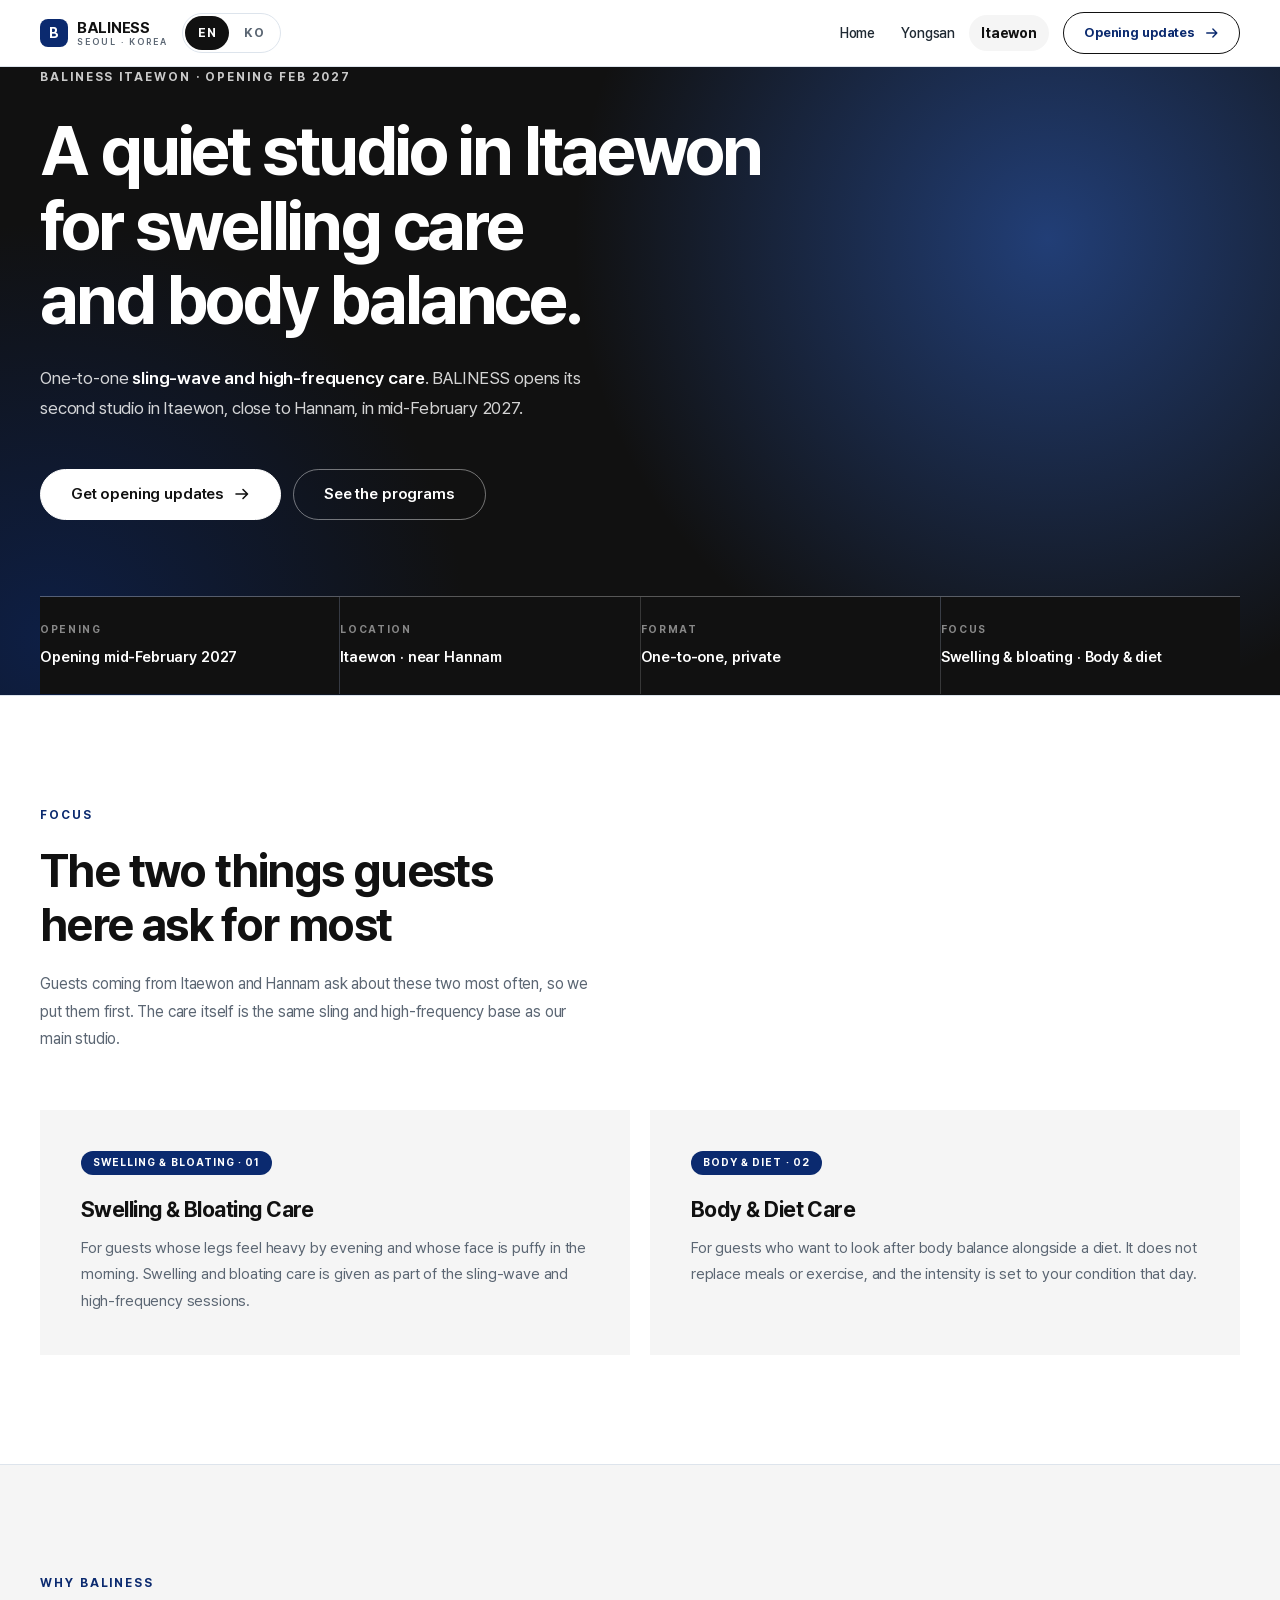
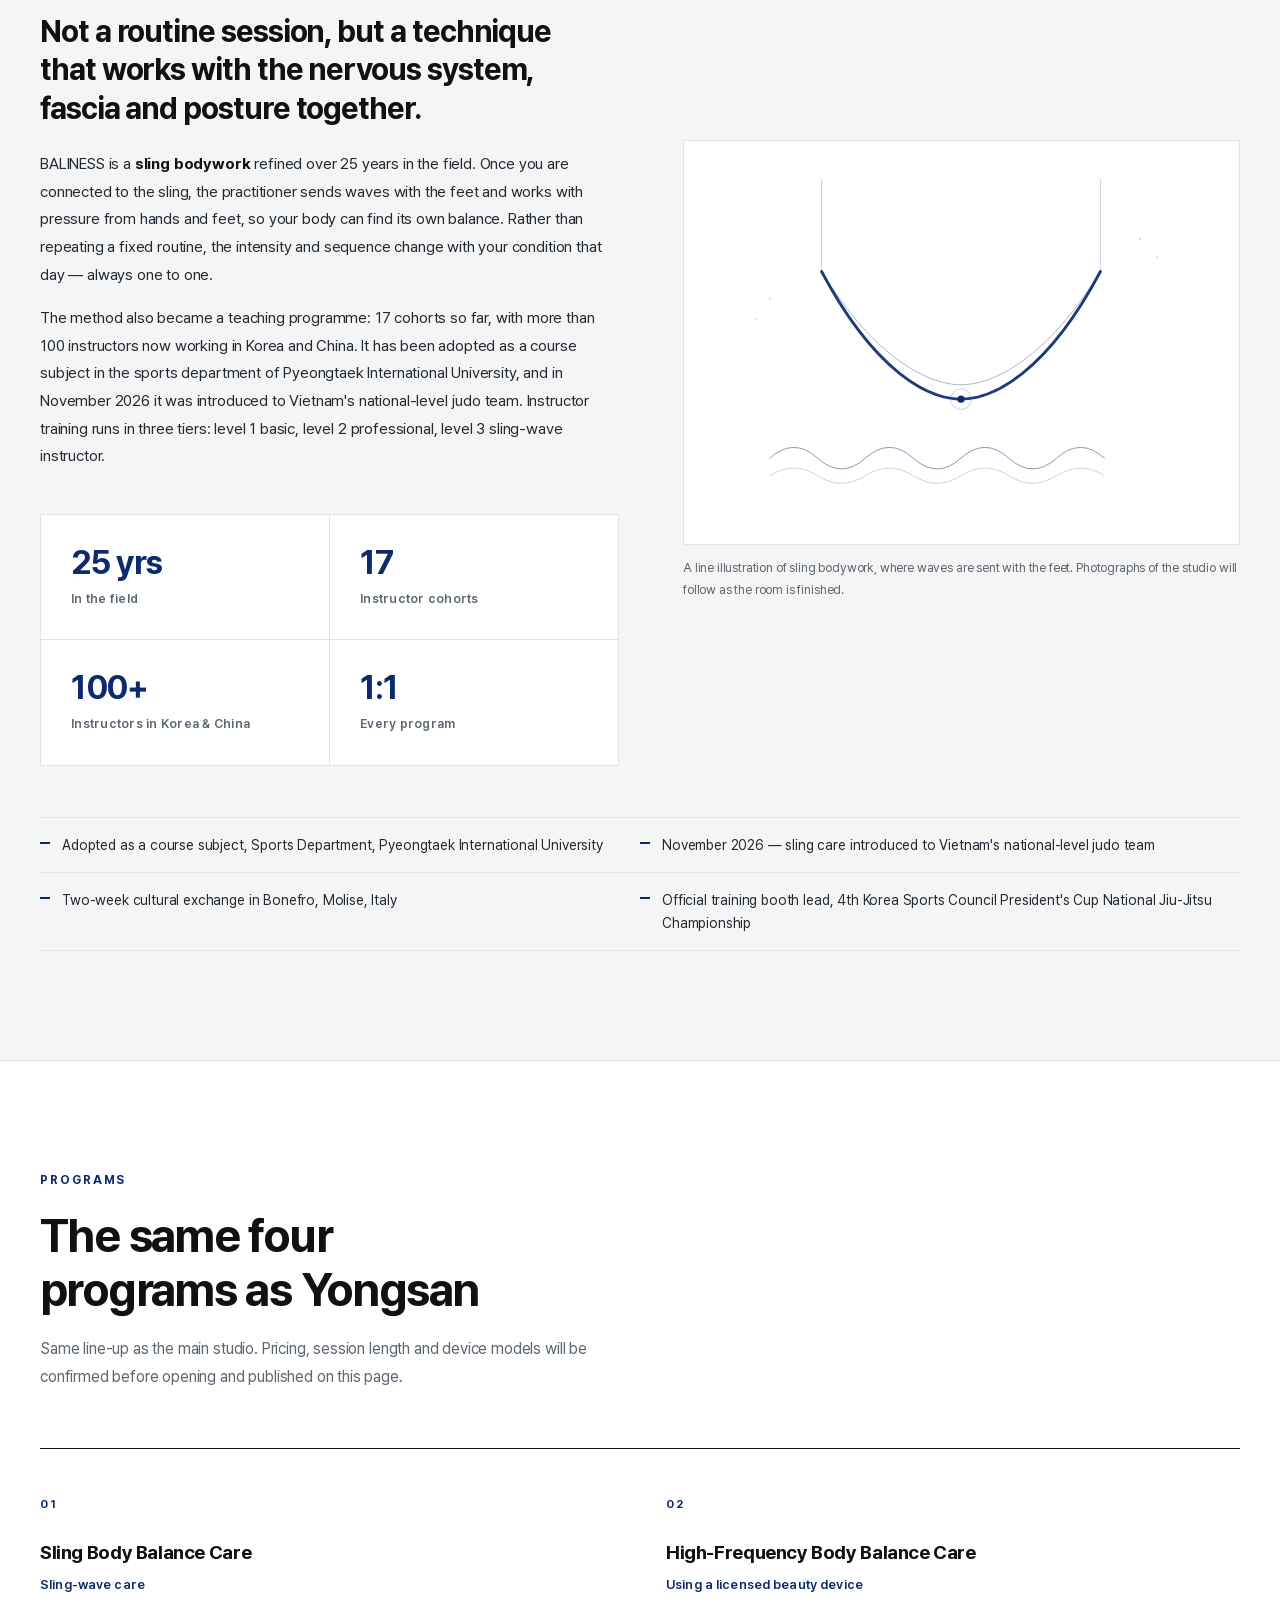
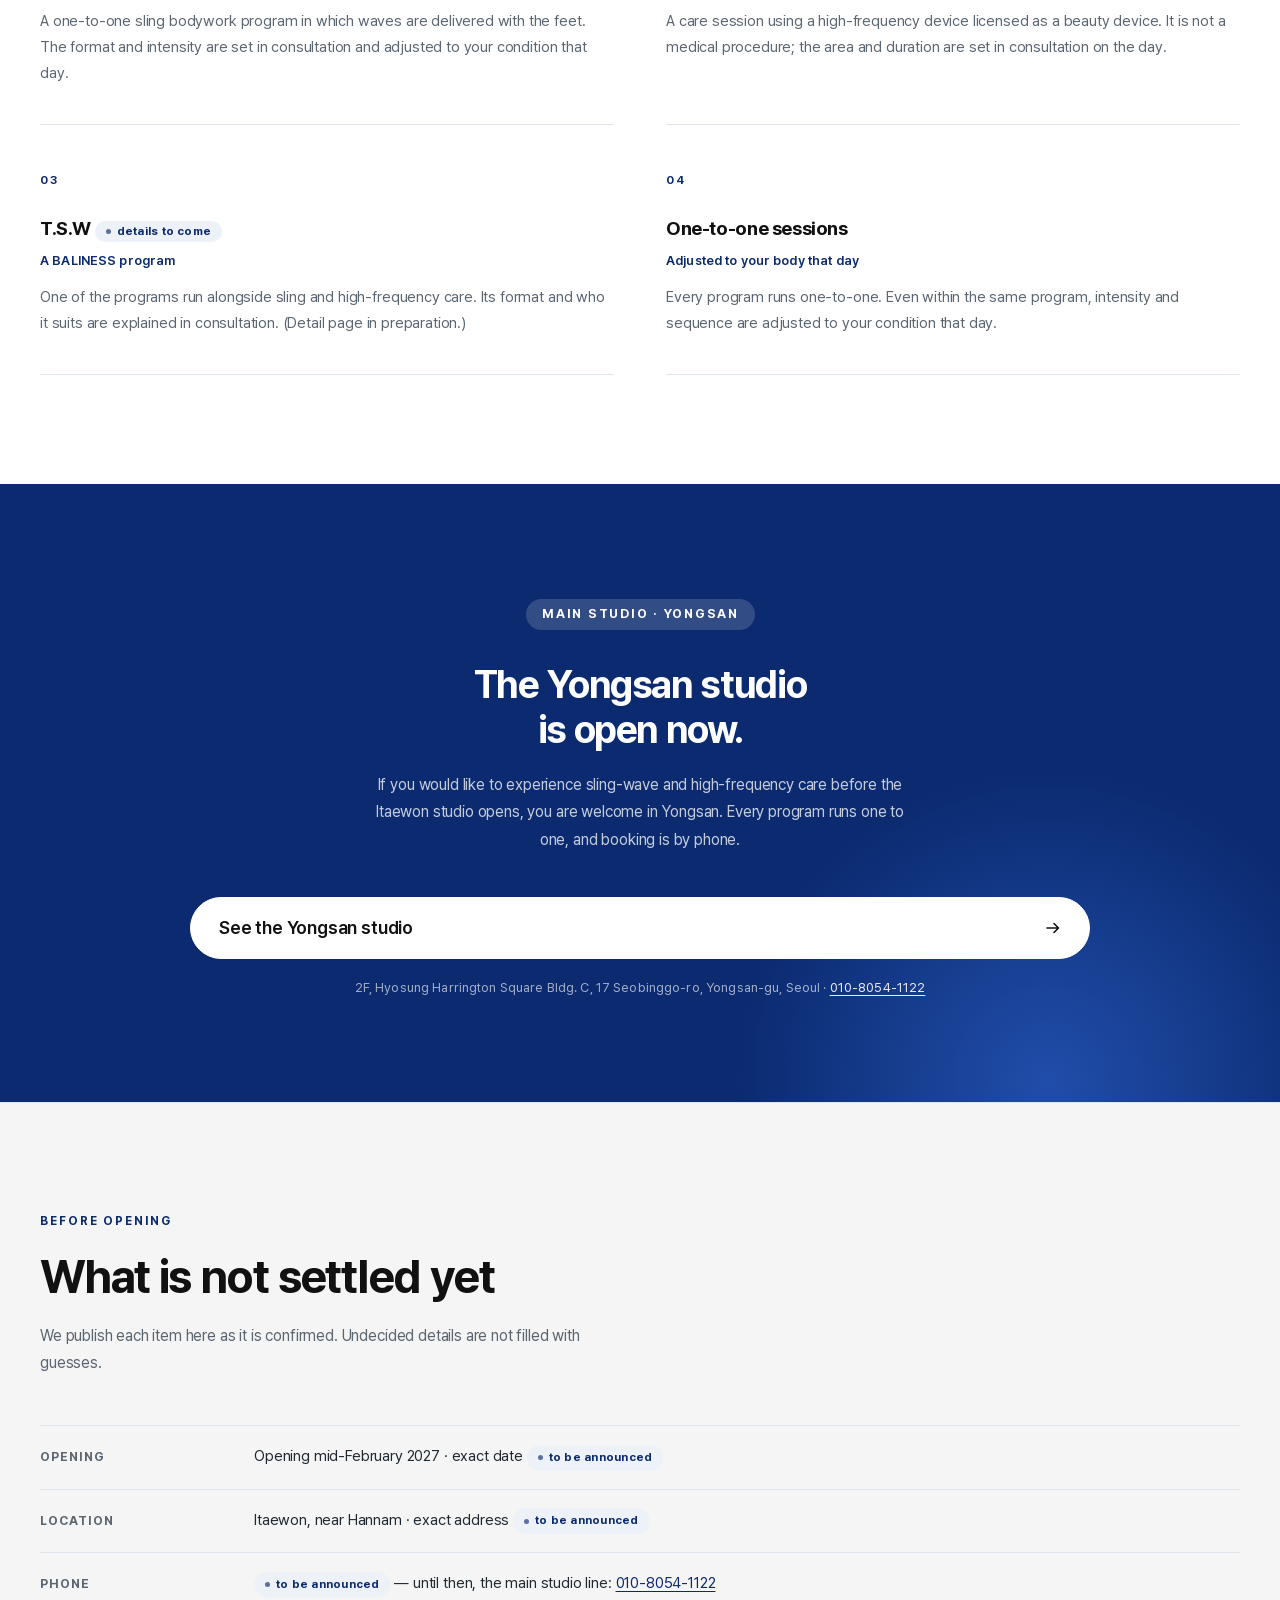
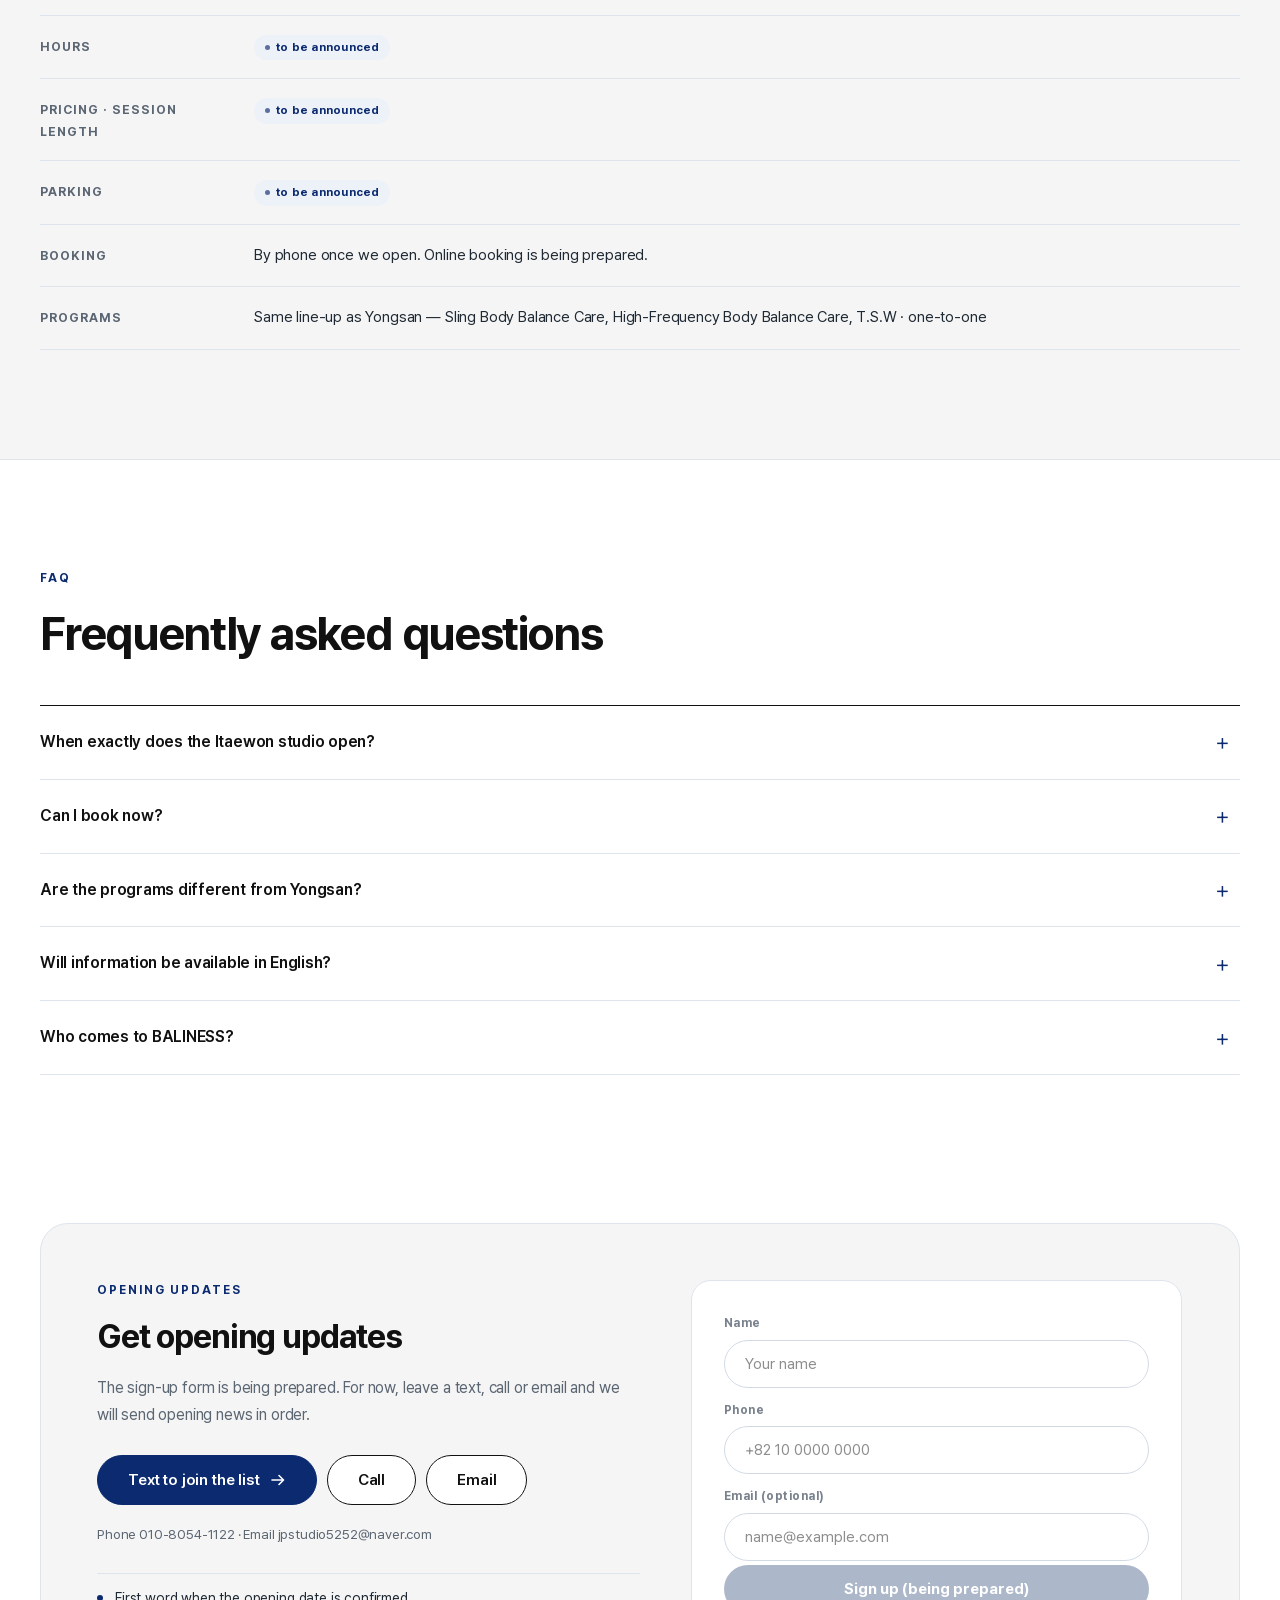
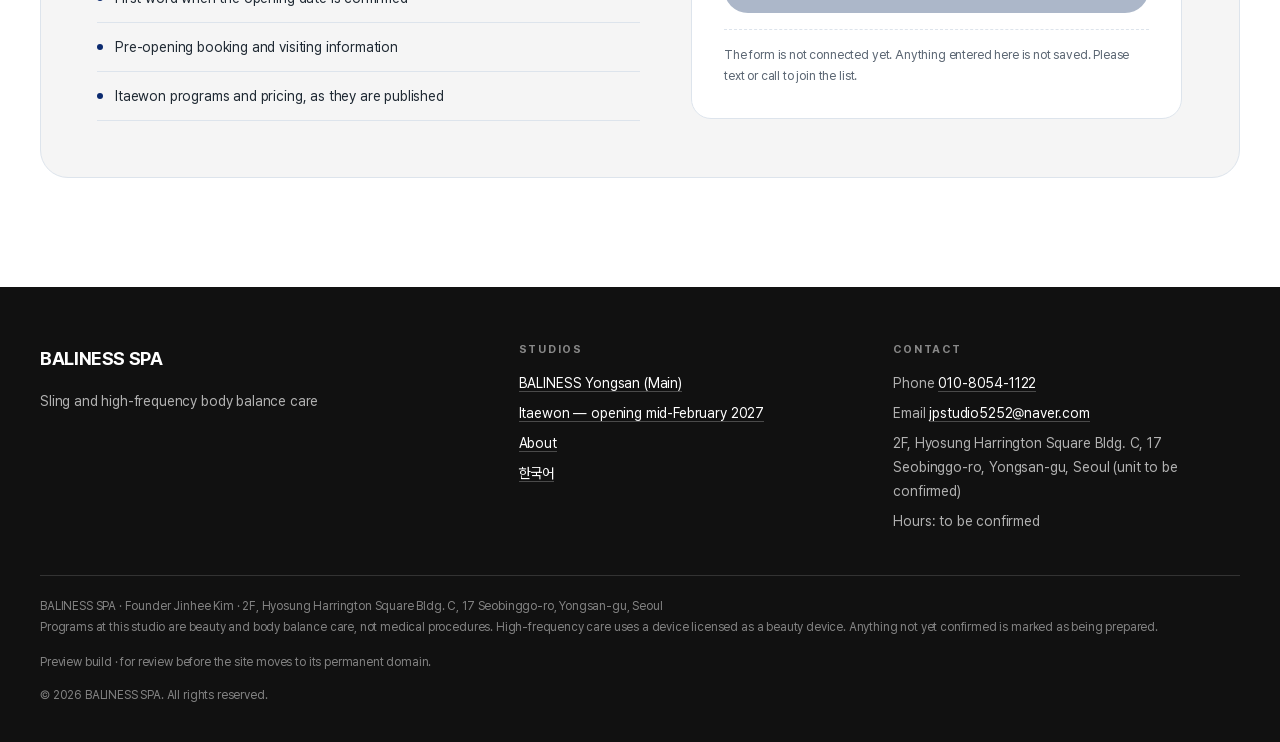
<file: en/hannam/index.html>
<!doctype html>
<html lang="en">
<head>
<meta charset="utf-8">
<meta name="viewport" content="width=device-width, initial-scale=1">
<title>BALINESS SPA Itaewon — Swelling &amp; Bloating Care, Body &amp; Diet Care</title>
<meta name="description" content="The BALINESS SPA studio in Itaewon, close to Hannam, opens mid-February 2027, leading with swelling and bloating care and body &amp; diet care. Address, hours and booking details will be announced here.">
<link rel="canonical" href="https://jpstudio5252-eng.github.io/baliness-site/en/hannam/">
<link rel="alternate" hreflang="ko" href="https://jpstudio5252-eng.github.io/baliness-site/hannam/">
<link rel="alternate" hreflang="en" href="https://jpstudio5252-eng.github.io/baliness-site/en/hannam/">
<link rel="alternate" hreflang="x-default" href="https://jpstudio5252-eng.github.io/baliness-site/hannam/">
<meta name="robots" content="index,follow,max-image-preview:large">
<meta property="og:type" content="website">
<meta property="og:site_name" content="BALINESS SPA">
<meta property="og:title" content="BALINESS SPA Itaewon — Swelling &amp; Bloating Care, Body &amp; Diet Care">
<meta property="og:description" content="The BALINESS SPA studio in Itaewon, close to Hannam, opens mid-February 2027, leading with swelling and bloating care and body &amp; diet care. Address, hours and booking details will be announced here.">
<meta property="og:url" content="https://jpstudio5252-eng.github.io/baliness-site/en/hannam/">
<meta property="og:image" content="https://jpstudio5252-eng.github.io/baliness-site/assets/img/og-itaewon.png">
<meta property="og:locale" content="en_US">
<meta property="og:locale:alternate" content="ko_KR">
<meta name="twitter:card" content="summary_large_image">
<meta name="theme-color" content="#111111">
<link rel="icon" href="data:image/svg+xml,%3Csvg xmlns='http://www.w3.org/2000/svg' viewBox='0 0 64 64'%3E%3Crect width='64' height='64' rx='14' fill='%23211e1a'/%3E%3Ctext x='32' y='44' font-family='Georgia,serif' font-size='32' fill='%23efe3d1' text-anchor='middle'%3EB%3C/text%3E%3C/svg%3E">
<link rel="stylesheet" href="../../assets/style.css">
<script>document.documentElement.classList.add("it-js");</script>
<link rel="stylesheet" href="../../assets/fonts/pretendard.css">
<link rel="stylesheet" href="../../assets/itaewon.css?v=7937641d">
<script type="application/ld+json">
{
  "@context": "https://schema.org",
  "@graph": [
    {
      "@type": "Organization",
      "@id": "https://jpstudio5252-eng.github.io/baliness-site/#organization",
      "name": "BALINESS SPA",
      "alternateName": [
        "발리너스",
        "발리너스본점",
        "Baliness"
      ],
      "url": "https://jpstudio5252-eng.github.io/baliness-site/",
      "description": "Sling and high-frequency body balance care",
      "founder": {
        "@id": "https://jpstudio5252-eng.github.io/baliness-site/#founder"
      },
      "contactPoint": {
        "@type": "ContactPoint",
        "telephone": "+821080541122",
        "email": "jpstudio5252@naver.com",
        "contactType": "customer service",
        "areaServed": "KR",
        "availableLanguage": [
          "ko",
          "en"
        ]
      }
    },
    {
      "@type": "WebSite",
      "@id": "https://jpstudio5252-eng.github.io/baliness-site/#website",
      "url": "https://jpstudio5252-eng.github.io/baliness-site/",
      "name": "BALINESS SPA",
      "inLanguage": "en",
      "publisher": {
        "@id": "https://jpstudio5252-eng.github.io/baliness-site/#organization"
      }
    },
    {
      "@type": [
        "HealthAndBeautyBusiness",
        "LocalBusiness"
      ],
      "@id": "https://jpstudio5252-eng.github.io/baliness-site/#hannam",
      "name": "BALINESS SPA Itaewon",
      "alternateName": [
        "발리너스",
        "발리너스본점",
        "Baliness"
      ],
      "url": "https://jpstudio5252-eng.github.io/baliness-site/hannam/",
      "parentOrganization": {
        "@id": "https://jpstudio5252-eng.github.io/baliness-site/#organization"
      },
      "branchOf": {
        "@id": "https://jpstudio5252-eng.github.io/baliness-site/#organization"
      },
      "image": "https://jpstudio5252-eng.github.io/baliness-site/assets/img/space.svg",
      "areaServed": [
        {
          "@type": "City",
          "name": "Seoul"
        },
        {
          "@type": "Place",
          "name": "Itaewon"
        },
        {
          "@type": "Place",
          "name": "Hannam"
        }
      ],
      "description": "The BALINESS SPA studio in Itaewon, close to Hannam, opening mid-February 2027. Swelling and bloating care and body & diet care, built on the same sling and high-frequency programs as Yongsan; address, phone, hours and pricing to be announced.",
      "knowsAbout": [
        "Swelling & Bloating Care",
        "Body & Diet Care"
      ]
    },
    {
      "@type": "BreadcrumbList",
      "@id": "https://jpstudio5252-eng.github.io/baliness-site/#breadcrumb-en-hannam",
      "itemListElement": [
        {
          "@type": "ListItem",
          "position": 1,
          "name": "Home",
          "item": "https://jpstudio5252-eng.github.io/baliness-site/en/"
        },
        {
          "@type": "ListItem",
          "position": 2,
          "name": "Itaewon",
          "item": "https://jpstudio5252-eng.github.io/baliness-site/en/hannam/"
        }
      ]
    },
    {
      "@type": "WebPage",
      "@id": "https://jpstudio5252-eng.github.io/baliness-site/en/hannam/#webpage",
      "url": "https://jpstudio5252-eng.github.io/baliness-site/en/hannam/",
      "name": "BALINESS SPA Itaewon — Swelling & Bloating Care, Body & Diet Care",
      "description": "The BALINESS SPA studio in Itaewon, close to Hannam, opens mid-February 2027, leading with swelling and bloating care and body & diet care. Address, hours and booking details will be announced here.",
      "inLanguage": "en",
      "isPartOf": {
        "@id": "https://jpstudio5252-eng.github.io/baliness-site/#website"
      },
      "publisher": {
        "@id": "https://jpstudio5252-eng.github.io/baliness-site/#organization"
      },
      "about": {
        "@id": "https://jpstudio5252-eng.github.io/baliness-site/#hannam"
      }
    },
    {
      "@type": "FAQPage",
      "@id": "https://jpstudio5252-eng.github.io/baliness-site/en/hannam/#faq",
      "inLanguage": "en",
      "mainEntity": [
        {
          "@type": "Question",
          "name": "When exactly does the Itaewon studio open?",
          "acceptedAnswer": {
            "@type": "Answer",
            "text": "We are preparing for mid-February 2027. The exact date will be announced on this page and through the studio line."
          }
        },
        {
          "@type": "Question",
          "name": "Can I book now?",
          "acceptedAnswer": {
            "@type": "Answer",
            "text": "Not yet. To receive opening news first, text the studio line at 010-8054-1122 and we will send the schedule as it is confirmed."
          }
        },
        {
          "@type": "Question",
          "name": "Are the programs different from Yongsan?",
          "acceptedAnswer": {
            "@type": "Answer",
            "text": "No. The sling and high-frequency programs and the one-to-one format are the same. The Itaewon studio leads with swelling and bloating care, and body & diet care."
          }
        },
        {
          "@type": "Question",
          "name": "Will information be available in English?",
          "acceptedAnswer": {
            "@type": "Answer",
            "text": "Yes — this page is in English, and visiting and booking information for the new studio is prepared in both English and Korean."
          }
        },
        {
          "@type": "Question",
          "name": "Who comes to BALINESS?",
          "acceptedAnswer": {
            "@type": "Answer",
            "text": "Guests who are concerned about swelling, who want to look after body balance, or who prefer a focused one-to-one session. Itaewon brings many international guests, so our information is prepared in both languages."
          }
        }
      ]
    }
  ]
}
</script>
</head>
<body class="lang-first page--itaewon">
<a class="skip-link" href="#main">Skip to content</a><header class="site-header"><div class="wrap header-inner"><a class="brand" href="../../en/"><span class="brand-mark" aria-hidden="true">B</span><span class="brand-text"><span class="brand-name">BALINESS</span><span class="brand-sub">Seoul · Korea</span></span></a><nav class="lang-switch lang-switch--lg" aria-label="Language"><a href="../../en/hannam/" hreflang="en" aria-current="true" lang="en">EN</a><a href="../../hannam/" hreflang="ko" lang="ko">KO</a></nav><nav class="site-nav" aria-label="Main"><a href="../../en/">Home</a><a href="../../en/yongsan/">Yongsan</a><a href="../../en/hannam/" aria-current="page">Itaewon</a></nav><a class="it-header-cta" href="#apply"><span class="cta-long">Opening updates</span><span class="cta-short">Updates</span><svg viewBox="0 0 16 16" fill="none" aria-hidden="true"><path class="arrow" d="M2 8h11M9 3.5 13.5 8 9 12.5" stroke="currentColor" stroke-width="1.6" stroke-linecap="round" stroke-linejoin="round"/></svg></a></div></header>
<main id="main">

<div class="it-hero">
  <div class="wrap it-hero-inner">
    <p class="it-eyebrow it-reveal">BALINESS ITAEWON · OPENING FEB 2027</p>
    <h1 class="it-reveal it-reveal--d1"><span class="line">A quiet studio in Itaewon</span><span class="line">for swelling care</span><span class="line">and body balance.</span></h1>
    <p class="it-hero-lead it-reveal it-reveal--d2">One-to-one <strong>sling-wave and high-frequency care</strong>. BALINESS opens its second studio in Itaewon, close to Hannam, in mid-February 2027.</p>
    <div class="it-hero-actions it-reveal it-reveal--d3">
      <a class="it-btn it-btn--light" href="#apply">Get opening updates <svg viewBox="0 0 16 16" fill="none" aria-hidden="true"><path class="arrow" d="M2 8h11M9 3.5 13.5 8 9 12.5" stroke="currentColor" stroke-width="1.6" stroke-linecap="round" stroke-linejoin="round"/></svg></a>
      <a class="it-btn it-btn--ghost-light" href="#programs">See the programs</a>
    </div>
    <ul class="it-hero-facts it-reveal">
      <li><span class="k">Opening</span><span class="v">Opening mid-February 2027</span></li>
      <li><span class="k">Location</span><span class="v">Itaewon · near Hannam</span></li>
      <li><span class="k">Format</span><span class="v">One-to-one, private</span></li>
      <li><span class="k">Focus</span><span class="v">Swelling &amp; bloating · Body &amp; diet</span></li>
    </ul>
  </div>
</div>

<section class="it-sec" id="focus">
  <div class="wrap">
    <div class="it-head it-reveal">
      <p class="it-eyebrow">FOCUS</p>
      <h2>The two things guests here ask for most</h2>
      <p class="it-sub">Guests coming from Itaewon and Hannam ask about these two most often, so we put them first. The care itself is the same sling and high-frequency base as our main studio.</p>
    </div>
    <div class="it-cards">
      <article class="it-card it-reveal">
        <span class="it-badge">SWELLING &amp; BLOATING · 01</span>
        <h3>Swelling &amp; Bloating Care</h3>
        <p>For guests whose legs feel heavy by evening and whose face is puffy in the morning. Swelling and bloating care is given as part of the sling-wave and high-frequency sessions.</p>
      </article>
      <article class="it-card it-reveal it-reveal--d1">
        <span class="it-badge">BODY &amp; DIET · 02</span>
        <h3>Body &amp; Diet Care</h3>
        <p>For guests who want to look after body balance alongside a diet. It does not replace meals or exercise, and the intensity is set to your condition that day.</p>
      </article>
    </div>
  </div>
</section>

<section class="it-sec it-sec--panel" id="story">
  <div class="wrap">
    <div class="it-split">
      <div>
        <div class="it-head it-reveal">
          <p class="it-eyebrow">WHY BALINESS</p>
          <h2>Not a routine session, but a technique that works with the nervous system, fascia and posture together.</h2>
        </div>
        <div class="it-body it-reveal">
          <p>BALINESS is a <strong>sling bodywork</strong> refined over 25 years in the field. Once you are connected to the sling, the practitioner sends waves with the feet and works with pressure from hands and feet, so your body can find its own balance. Rather than repeating a fixed routine, the intensity and sequence change with your condition that day — always one to one.</p>
          <p>The method also became a teaching programme: 17 cohorts so far, with more than 100 instructors now working in Korea and China. It has been adopted as a course subject in the sports department of Pyeongtaek International University, and in November 2026 it was introduced to Vietnam's national-level judo team. Instructor training runs in three tiers: level 1 basic, level 2 professional, level 3 sling-wave instructor.</p>
        </div>
        <ul class="it-stats it-reveal">
          <li><span class="num">25 yrs</span><span class="lbl">In the field</span></li>
          <li><span class="num">17</span><span class="lbl">Instructor cohorts</span></li>
          <li><span class="num">100+</span><span class="lbl">Instructors in Korea &amp; China</span></li>
          <li><span class="num">1:1</span><span class="lbl">Every program</span></li>
        </ul>
      </div>
      <figure class="it-figure it-reveal it-reveal--d1">
        <div class="it-figure-frame">
          <img src="../../assets/img/it-sling.svg" alt="Line illustration of sling bodywork, where waves are sent through the feet" width="1200" height="820" loading="lazy">
        </div>
        <figcaption>A line illustration of sling bodywork, where waves are sent with the feet. Photographs of the studio will follow as the room is finished.</figcaption>
      </figure>
    </div>
    <ul class="it-proof it-reveal">
      <li>Adopted as a course subject, Sports Department, Pyeongtaek International University</li>
      <li>November 2026 — sling care introduced to Vietnam's national-level judo team</li>
      <li>Two-week cultural exchange in Bonefro, Molise, Italy</li>
      <li>Official training booth lead, 4th Korea Sports Council President's Cup National Jiu-Jitsu Championship</li>
    </ul>
  </div>
</section>

<section class="it-sec" id="programs">
  <div class="wrap">
    <div class="it-head it-reveal">
      <p class="it-eyebrow">PROGRAMS</p>
      <h2>The same four programs as Yongsan</h2>
      <p class="it-sub">Same line-up as the main studio. Pricing, session length and device models will be confirmed before opening and published on this page.</p>
    </div>
    <div class="it-prog">
      <article class="it-reveal">
  <p class="it-num">01</p>
  <h3>Sling Body Balance Care</h3>
  <p class="it-prog-sub">Sling-wave care</p>
  <p class="it-prog-desc">A one-to-one sling bodywork program in which waves are delivered with the feet. The format and intensity are set in consultation and adjusted to your condition that day.</p>
</article>
<article class="it-reveal">
  <p class="it-num">02</p>
  <h3>High-Frequency Body Balance Care</h3>
  <p class="it-prog-sub">Using a licensed beauty device</p>
  <p class="it-prog-desc">A care session using a high-frequency device licensed as a beauty device. It is not a medical procedure; the area and duration are set in consultation on the day.</p>
</article>
<article class="it-reveal">
  <p class="it-num">03</p>
  <h3>T.S.W <span class="it-todo">details to come</span></h3>
  <p class="it-prog-sub">A BALINESS program</p>
  <p class="it-prog-desc">One of the programs run alongside sling and high-frequency care. Its format and who it suits are explained in consultation. (Detail page in preparation.)</p>
</article>
<article class="it-reveal">
  <p class="it-num">04</p>
  <h3>One-to-one sessions</h3>
  <p class="it-prog-sub">Adjusted to your body that day</p>
  <p class="it-prog-desc">Every program runs one-to-one. Even within the same program, intensity and sequence are adjusted to your condition that day.</p>
</article>
    </div>
  </div>
</section>

<section class="it-banner">
  <div class="wrap">
    <p class="it-badge it-badge--ghost it-reveal">MAIN STUDIO · YONGSAN</p>
    <h2 class="it-reveal it-reveal--d1">The Yongsan studio<br>is open now.</h2>
    <p class="it-sub it-reveal it-reveal--d2">If you would like to experience sling-wave and high-frequency care before the Itaewon studio opens, you are welcome in Yongsan. Every program runs one to one, and booking is by phone.</p>
    <div class="it-banner-actions it-reveal it-reveal--d3">
      <a class="it-btn it-btn--light it-btn--block" href="../../en/yongsan/"><span>See the Yongsan studio</span><svg viewBox="0 0 16 16" fill="none" aria-hidden="true"><path class="arrow" d="M2 8h11M9 3.5 13.5 8 9 12.5" stroke="currentColor" stroke-width="1.6" stroke-linecap="round" stroke-linejoin="round"/></svg></a>
    </div>
    <p class="it-banner-meta">2F, Hyosung Harrington Square Bldg. C, 17 Seobinggo-ro, Yongsan-gu, Seoul · <a href="tel:+821080541122">010-8054-1122</a></p>
  </div>
</section>

<section class="it-sec it-sec--panel" id="before">
  <div class="wrap">
    <div class="it-head it-reveal">
      <p class="it-eyebrow">BEFORE OPENING</p>
      <h2>What is not settled yet</h2>
      <p class="it-sub">We publish each item here as it is confirmed. Undecided details are not filled with guesses.</p>
    </div>
    <dl class="it-info">
    <div class="row"><dt>Opening</dt><dd>Opening mid-February 2027 · exact date <span class="it-todo">to be announced</span></dd></div>
    <div class="row"><dt>Location</dt><dd>Itaewon, near Hannam · exact address <span class="it-todo">to be announced</span></dd></div>
    <div class="row"><dt>Phone</dt><dd><span class="it-todo">to be announced</span> — until then, the main studio line: <a href="tel:+821080541122">010-8054-1122</a></dd></div>
    <div class="row"><dt>Hours</dt><dd><span class="it-todo">to be announced</span></dd></div>
    <div class="row"><dt>Pricing · Session length</dt><dd><span class="it-todo">to be announced</span></dd></div>
    <div class="row"><dt>Parking</dt><dd><span class="it-todo">to be announced</span></dd></div>
    <div class="row"><dt>Booking</dt><dd>By phone once we open. Online booking is being prepared.</dd></div>
    <div class="row"><dt>Programs</dt><dd>Same line-up as Yongsan — Sling Body Balance Care, High-Frequency Body Balance Care, T.S.W · one-to-one</dd></div>
  </dl>
  </div>
</section>

<section class="it-sec" id="faq">
  <div class="wrap">
    <div class="it-head it-reveal">
      <p class="it-eyebrow">FAQ</p>
      <h2>Frequently asked questions</h2>
    </div>
    <div class="it-faq it-reveal">
      <details><summary>When exactly does the Itaewon studio open?</summary><p>We are preparing for mid-February 2027. The exact date will be announced on this page and through the studio line.</p></details>
      <details><summary>Can I book now?</summary><p>Not yet. To receive opening news first, text the studio line at 010-8054-1122 and we will send the schedule as it is confirmed.</p></details>
      <details><summary>Are the programs different from Yongsan?</summary><p>No. The sling and high-frequency programs and the one-to-one format are the same. The Itaewon studio leads with swelling and bloating care, and body &amp; diet care.</p></details>
      <details><summary>Will information be available in English?</summary><p>Yes — this page is in English, and visiting and booking information for the new studio is prepared in both English and Korean.</p></details>
      <details><summary>Who comes to BALINESS?</summary><p>Guests who are concerned about swelling, who want to look after body balance, or who prefer a focused one-to-one session. Itaewon brings many international guests, so our information is prepared in both languages.</p></details>
    </div>
  </div>
</section>

<section class="it-sec it-sec--flush" id="apply">
  <div class="wrap">
    <div class="it-apply">
      <div class="it-apply-grid">
        <div class="it-reveal">
          <p class="it-eyebrow">OPENING UPDATES</p>
          <h2>Get opening updates</h2>
          <p class="it-sub">The sign-up form is being prepared. For now, leave a text, call or email and we will send opening news in order.</p>
          <div class="it-contact-row">
            <a class="it-btn" href="sms:+821080541122?body=Please add me to the Itaewon studio opening list.">Text to join the list <svg viewBox="0 0 16 16" fill="none" aria-hidden="true"><path class="arrow" d="M2 8h11M9 3.5 13.5 8 9 12.5" stroke="currentColor" stroke-width="1.6" stroke-linecap="round" stroke-linejoin="round"/></svg></a>
            <a class="it-btn it-btn--outline" href="tel:+821080541122">Call</a>
            <a class="it-btn it-btn--outline" href="mailto:jpstudio5252@naver.com?subject=Itaewon studio opening list">Email</a>
          </div>
          <p class="it-contact-line">Phone 010-8054-1122 · Email jpstudio5252@naver.com</p>
          <ul class="it-apply-list">
            <li>First word when the opening date is confirmed</li>
            <li>Pre-opening booking and visiting information</li>
            <li>Itaewon programs and pricing, as they are published</li>
          </ul>
        </div>
        <div class="it-form it-reveal it-reveal--d1">
          <form action="#apply" method="post" aria-describedby="it-signup-note-en">
            <fieldset disabled>
              <legend class="it-sr">Opening update sign-up (being prepared)</legend>
              <div class="fields">
                <div><label for="hannam-name-en">Name</label><input id="hannam-name-en" name="name" type="text" placeholder="Your name" autocomplete="name"></div>
                <div><label for="hannam-phone-en">Phone</label><input id="hannam-phone-en" name="phone" type="tel" placeholder="+82 10 0000 0000" autocomplete="tel"></div>
                <div><label for="hannam-email-en">Email (optional)</label><input id="hannam-email-en" name="email" type="email" placeholder="name@example.com" autocomplete="email"></div>
              </div>
              <button type="submit" disabled>Sign up (being prepared)</button>
            </fieldset>
            <p class="note" id="it-signup-note-en">The form is not connected yet. Anything entered here is not saved. Please text or call to join the list.</p>
          </form>
        </div>
      </div>
    </div>
  </div>
</section>

</main>
<footer class="site-footer">
  <div class="wrap">
    <div class="footer-grid">
      <div>
        <p class="footer-brand">BALINESS SPA</p>
        <p>Sling and high-frequency body balance care</p>
      </div>
      <div>
        <h2>Studios</h2>
        <ul>
          <li><a href="../../en/yongsan/">BALINESS Yongsan (Main)</a></li>
          <li><a href="../../en/hannam/">Itaewon — opening mid-February 2027</a></li>
          <li><a href="../../en/">About</a></li>
          <li><a href="../../" lang="ko" hreflang="ko">한국어</a></li>
        </ul>
      </div>
      <div>
        <h2>Contact</h2>
        <ul>
          <li>Phone <a href="tel:+821080541122">010-8054-1122</a></li>
          <li>Email <a href="mailto:jpstudio5252@naver.com">jpstudio5252@naver.com</a></li>
          <li>2F, Hyosung Harrington Square Bldg. C, 17 Seobinggo-ro, Yongsan-gu, Seoul (unit to be confirmed)</li>
          <li>Hours: to be confirmed</li>
        </ul>
      </div>
    </div>
    <div class="footer-legal">BALINESS SPA · Founder Jinhee Kim · 2F, Hyosung Harrington Square Bldg. C, 17 Seobinggo-ro, Yongsan-gu, Seoul<br>Programs at this studio are beauty and body balance care, not medical procedures. High-frequency care uses a device licensed as a beauty device. Anything not yet confirmed is marked as being prepared.<p class="footer-legal" style="border-top:0;padding-top:0;margin-top:14px">Preview build · for review before the site moves to its permanent domain.</p>
      <p style="margin:10px 0 0">© 2026 BALINESS SPA. All rights reserved.</p>
    </div>
  </div>
</footer>
<script src="../../assets/itaewon.js?v=7937641d" defer></script>
</body>
</html>
</file>
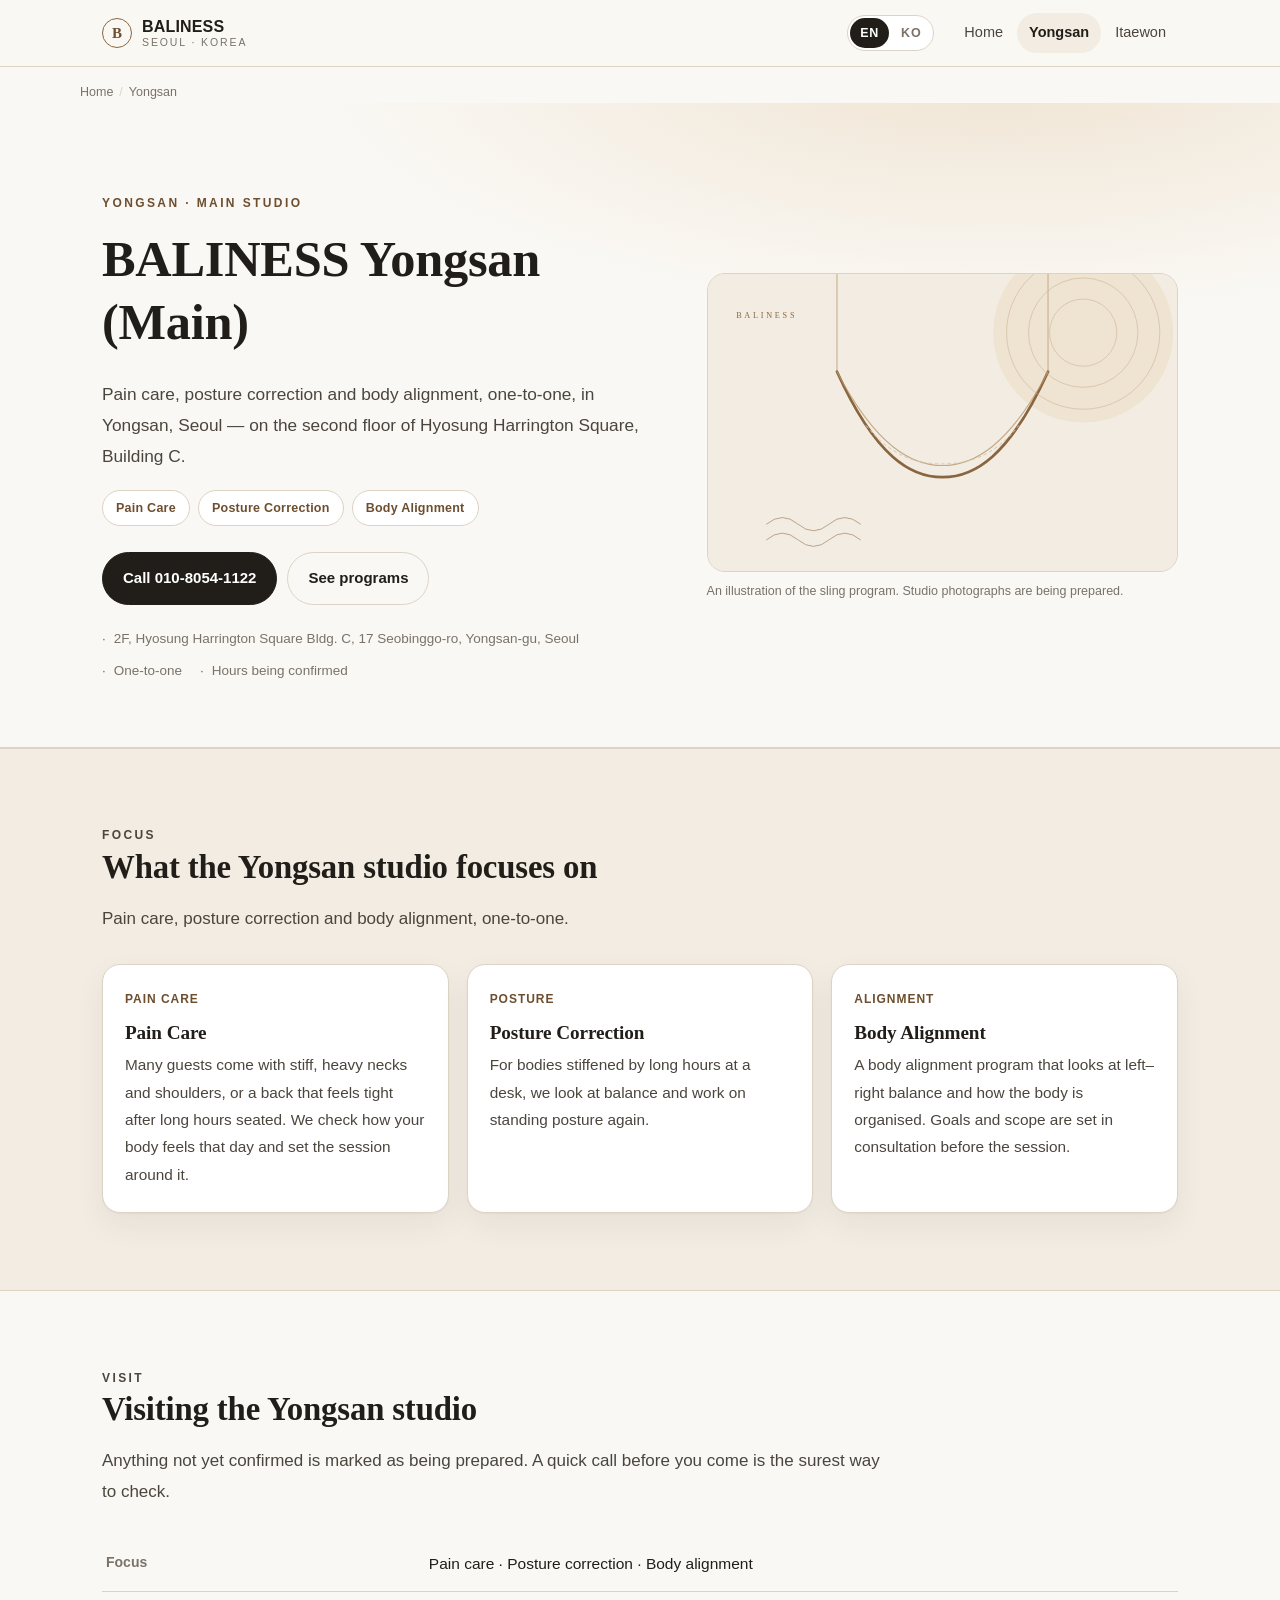
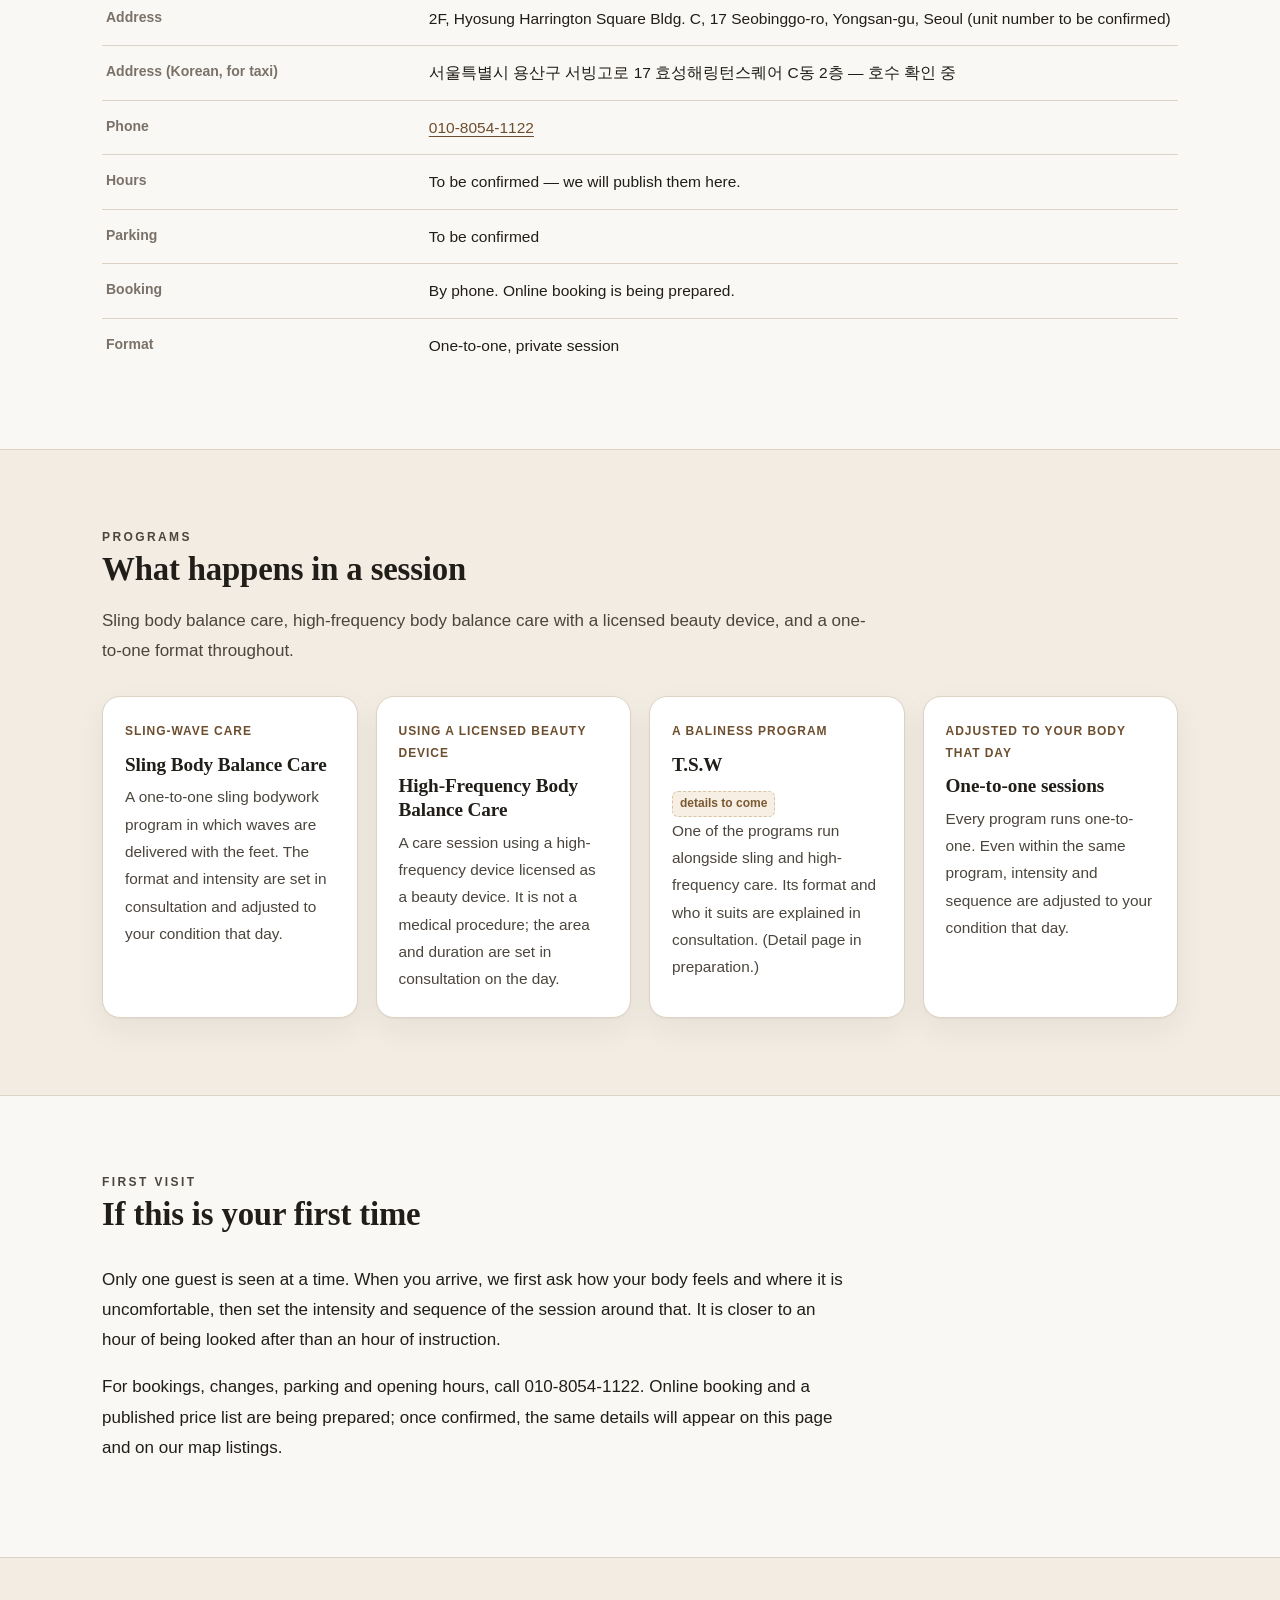
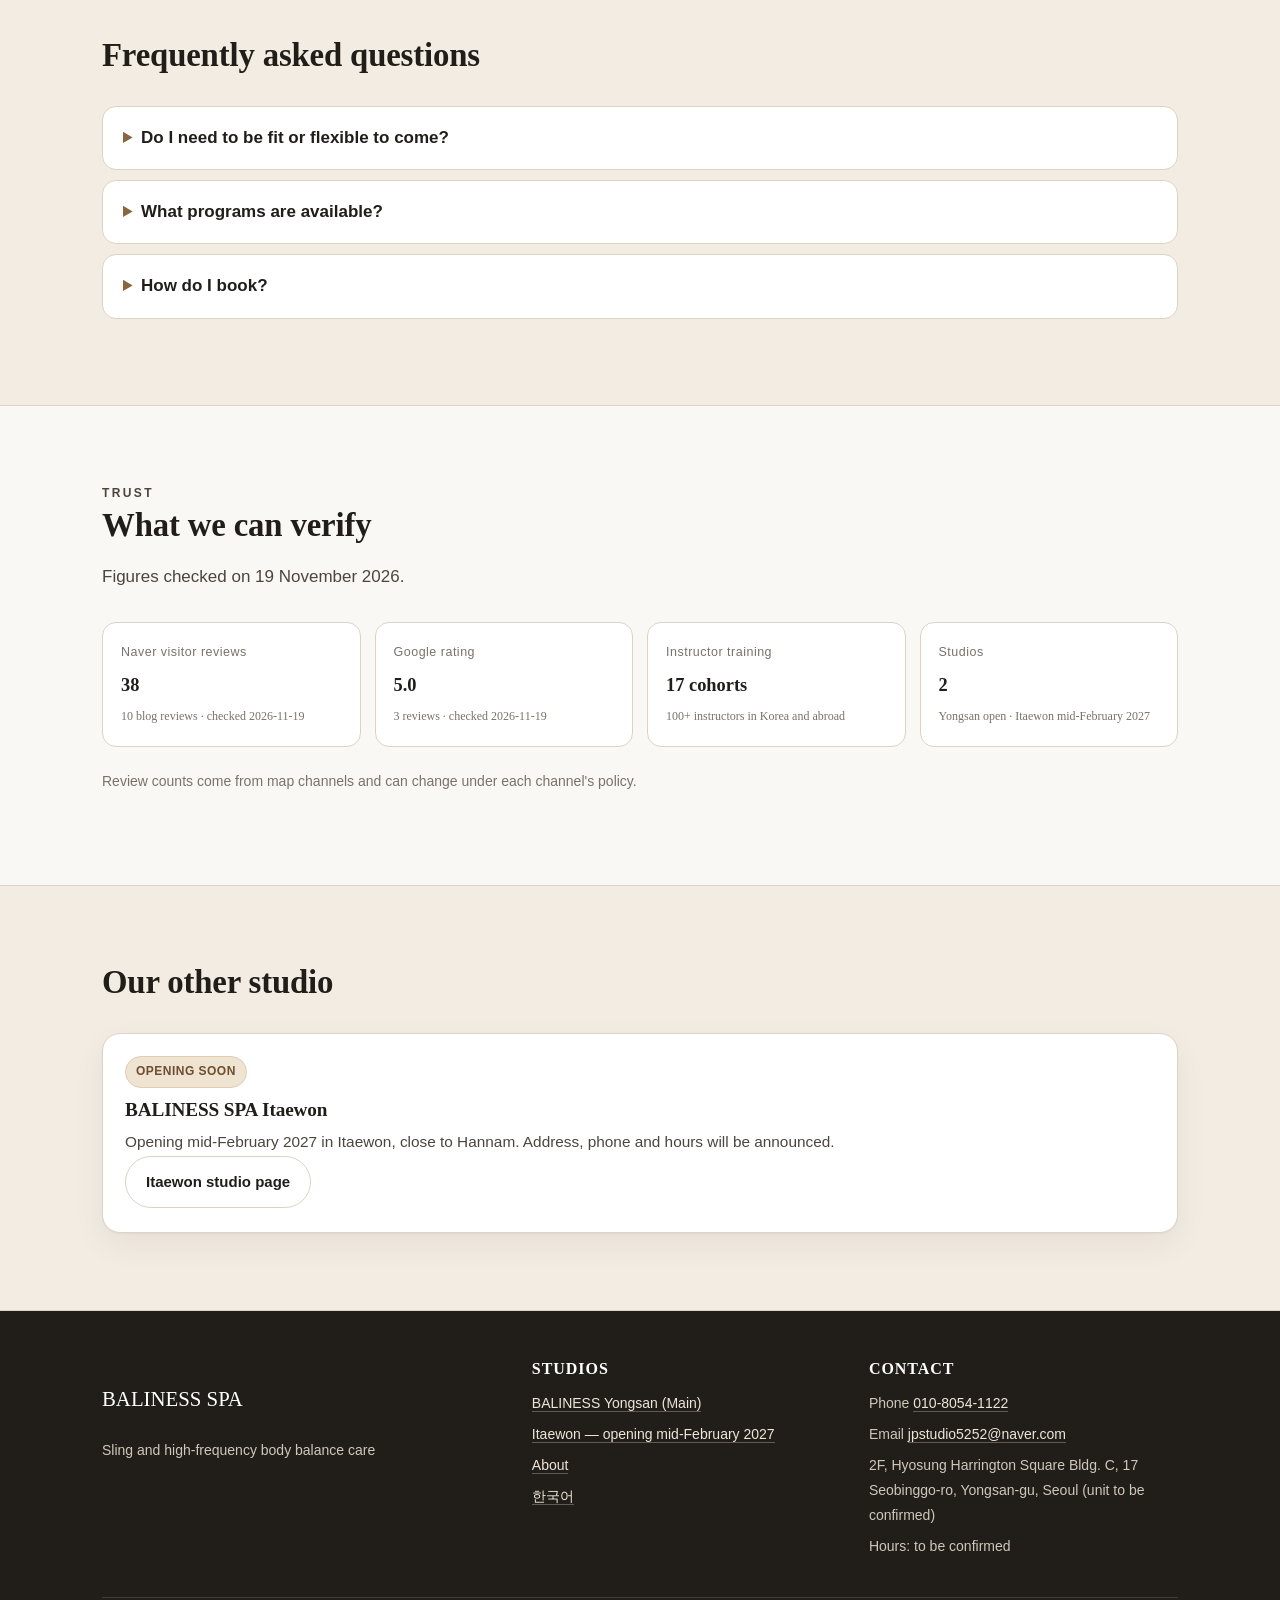
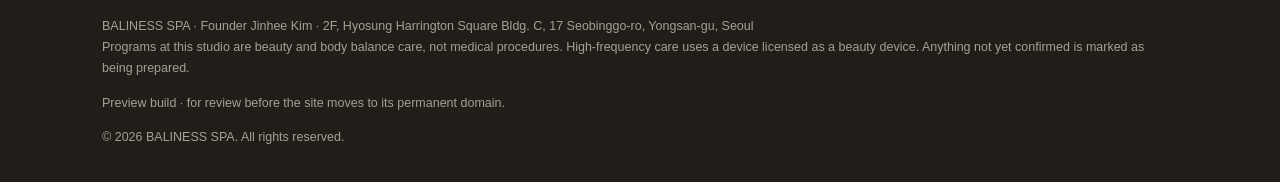
<file: en/yongsan/index.html>
<!doctype html>
<html lang="en">
<head>
<meta charset="utf-8">
<meta name="viewport" content="width=device-width, initial-scale=1">
<title>BALINESS SPA Yongsan — Main Studio | Pain Care, Posture Correction &amp; Body Alignment</title>
<meta name="description" content="Pain care, posture correction and body alignment, one-to-one, at Hyosung Harrington Square, Yongsan, Seoul. Programs and visiting information.">
<link rel="canonical" href="https://jpstudio5252-eng.github.io/baliness-site/en/yongsan/">
<link rel="alternate" hreflang="ko" href="https://jpstudio5252-eng.github.io/baliness-site/yongsan/">
<link rel="alternate" hreflang="en" href="https://jpstudio5252-eng.github.io/baliness-site/en/yongsan/">
<link rel="alternate" hreflang="x-default" href="https://jpstudio5252-eng.github.io/baliness-site/yongsan/">
<meta name="robots" content="index,follow,max-image-preview:large">
<meta property="og:type" content="website">
<meta property="og:site_name" content="BALINESS SPA">
<meta property="og:title" content="BALINESS SPA Yongsan — Main Studio | Pain Care, Posture Correction &amp; Body Alignment">
<meta property="og:description" content="Pain care, posture correction and body alignment, one-to-one, at Hyosung Harrington Square, Yongsan, Seoul. Programs and visiting information.">
<meta property="og:url" content="https://jpstudio5252-eng.github.io/baliness-site/en/yongsan/">
<meta property="og:image" content="https://jpstudio5252-eng.github.io/baliness-site/assets/img/og.png">
<meta property="og:locale" content="en_US">
<meta property="og:locale:alternate" content="ko_KR">
<meta name="twitter:card" content="summary_large_image">
<meta name="theme-color" content="#faf8f4">
<link rel="icon" href="data:image/svg+xml,%3Csvg xmlns='http://www.w3.org/2000/svg' viewBox='0 0 64 64'%3E%3Crect width='64' height='64' rx='14' fill='%23211e1a'/%3E%3Ctext x='32' y='44' font-family='Georgia,serif' font-size='32' fill='%23efe3d1' text-anchor='middle'%3EB%3C/text%3E%3C/svg%3E">
<link rel="stylesheet" href="../../assets/style.css">
<script type="application/ld+json">
{
  "@context": "https://schema.org",
  "@graph": [
    {
      "@type": "Organization",
      "@id": "https://jpstudio5252-eng.github.io/baliness-site/#organization",
      "name": "BALINESS SPA",
      "alternateName": [
        "발리너스",
        "발리너스본점",
        "Baliness"
      ],
      "url": "https://jpstudio5252-eng.github.io/baliness-site/",
      "description": "Sling and high-frequency body balance care",
      "founder": {
        "@id": "https://jpstudio5252-eng.github.io/baliness-site/#founder"
      },
      "contactPoint": {
        "@type": "ContactPoint",
        "telephone": "+821080541122",
        "email": "jpstudio5252@naver.com",
        "contactType": "customer service",
        "areaServed": "KR",
        "availableLanguage": [
          "ko",
          "en"
        ]
      }
    },
    {
      "@type": "WebSite",
      "@id": "https://jpstudio5252-eng.github.io/baliness-site/#website",
      "url": "https://jpstudio5252-eng.github.io/baliness-site/",
      "name": "BALINESS SPA",
      "inLanguage": "en",
      "publisher": {
        "@id": "https://jpstudio5252-eng.github.io/baliness-site/#organization"
      }
    },
    {
      "@type": "Person",
      "@id": "https://jpstudio5252-eng.github.io/baliness-site/#founder",
      "name": "Jinhee Kim",
      "jobTitle": "Founder, BALINESS",
      "worksFor": {
        "@id": "https://jpstudio5252-eng.github.io/baliness-site/#organization"
      },
      "alumniOf": {
        "@type": "CollegeOrUniversity",
        "name": "Kyung Hee University, Graduate School of East-West Medical Science"
      },
      "description": "15 years as a Taekwondo athlete; 17 cohorts of BALINESS instructor training; 100+ instructors in Korea and abroad."
    },
    {
      "@type": [
        "HealthAndBeautyBusiness",
        "LocalBusiness"
      ],
      "@id": "https://jpstudio5252-eng.github.io/baliness-site/#yongsan",
      "name": "BALINESS Yongsan (Main)",
      "alternateName": [
        "발리너스",
        "발리너스본점",
        "Baliness"
      ],
      "url": "https://jpstudio5252-eng.github.io/baliness-site/yongsan/",
      "parentOrganization": {
        "@id": "https://jpstudio5252-eng.github.io/baliness-site/#organization"
      },
      "branchOf": {
        "@id": "https://jpstudio5252-eng.github.io/baliness-site/#organization"
      },
      "image": "https://jpstudio5252-eng.github.io/baliness-site/assets/img/sling.svg",
      "areaServed": [
        {
          "@type": "City",
          "name": "Seoul"
        },
        {
          "@type": "Place",
          "name": "Itaewon"
        },
        {
          "@type": "Place",
          "name": "Hannam"
        }
      ],
      "description": "Pain care, posture correction and body alignment, one-to-one, in Yongsan, Seoul.",
      "knowsAbout": [
        "Pain Care",
        "Posture Correction",
        "Body Alignment"
      ],
      "address": {
        "@type": "PostalAddress",
        "streetAddress": "서빙고로 17, 효성해링턴스퀘어 C동 2층",
        "addressLocality": "용산구",
        "addressRegion": "서울특별시",
        "addressCountry": "KR"
      },
      "telephone": "+821080541122",
      "geo": {
        "@type": "GeoCoordinates",
        "latitude": 37.5258963,
        "longitude": 126.9676579
      },
      "hasOfferCatalog": {
        "@type": "OfferCatalog",
        "name": "Programs",
        "itemListElement": [
          {
            "@type": "Offer",
            "itemOffered": {
              "@type": "Service",
              "name": "Sling Body Balance Care",
              "description": "A one-to-one sling bodywork program in which waves are delivered with the feet. The format and intensity are set in consultation and adjusted to your condition that day."
            }
          },
          {
            "@type": "Offer",
            "itemOffered": {
              "@type": "Service",
              "name": "High-Frequency Body Balance Care",
              "description": "A care session using a high-frequency device licensed as a beauty device. It is not a medical procedure; the area and duration are set in consultation on the day."
            }
          },
          {
            "@type": "Offer",
            "itemOffered": {
              "@type": "Service",
              "name": "T.S.W",
              "description": "One of the programs run alongside sling and high-frequency care. Its format and who it suits are explained in consultation. (Detail page in preparation.)"
            }
          },
          {
            "@type": "Offer",
            "itemOffered": {
              "@type": "Service",
              "name": "One-to-one sessions",
              "description": "Every program runs one-to-one. Even within the same program, intensity and sequence are adjusted to your condition that day."
            }
          }
        ]
      }
    },
    {
      "@type": "Service",
      "@id": "https://jpstudio5252-eng.github.io/baliness-site/#yongsan-service-sling",
      "name": "Sling Body Balance Care",
      "serviceType": "Sling-wave care",
      "description": "A one-to-one sling bodywork program in which waves are delivered with the feet. The format and intensity are set in consultation and adjusted to your condition that day.",
      "provider": {
        "@id": "https://jpstudio5252-eng.github.io/baliness-site/#yongsan"
      },
      "areaServed": {
        "@type": "City",
        "name": "Seoul"
      },
      "availableChannel": {
        "@type": "ServiceChannel",
        "servicePhone": {
          "@type": "ContactPoint",
          "telephone": "+821080541122"
        }
      }
    },
    {
      "@type": "Service",
      "@id": "https://jpstudio5252-eng.github.io/baliness-site/#yongsan-service-highfreq",
      "name": "High-Frequency Body Balance Care",
      "serviceType": "Using a licensed beauty device",
      "description": "A care session using a high-frequency device licensed as a beauty device. It is not a medical procedure; the area and duration are set in consultation on the day.",
      "provider": {
        "@id": "https://jpstudio5252-eng.github.io/baliness-site/#yongsan"
      },
      "areaServed": {
        "@type": "City",
        "name": "Seoul"
      },
      "availableChannel": {
        "@type": "ServiceChannel",
        "servicePhone": {
          "@type": "ContactPoint",
          "telephone": "+821080541122"
        }
      }
    },
    {
      "@type": "Service",
      "@id": "https://jpstudio5252-eng.github.io/baliness-site/#yongsan-service-tsw",
      "name": "T.S.W",
      "serviceType": "A BALINESS program",
      "description": "One of the programs run alongside sling and high-frequency care. Its format and who it suits are explained in consultation. (Detail page in preparation.)",
      "provider": {
        "@id": "https://jpstudio5252-eng.github.io/baliness-site/#yongsan"
      },
      "areaServed": {
        "@type": "City",
        "name": "Seoul"
      },
      "availableChannel": {
        "@type": "ServiceChannel",
        "servicePhone": {
          "@type": "ContactPoint",
          "telephone": "+821080541122"
        }
      }
    },
    {
      "@type": "Service",
      "@id": "https://jpstudio5252-eng.github.io/baliness-site/#yongsan-service-oneonone",
      "name": "One-to-one sessions",
      "serviceType": "Adjusted to your body that day",
      "description": "Every program runs one-to-one. Even within the same program, intensity and sequence are adjusted to your condition that day.",
      "provider": {
        "@id": "https://jpstudio5252-eng.github.io/baliness-site/#yongsan"
      },
      "areaServed": {
        "@type": "City",
        "name": "Seoul"
      },
      "availableChannel": {
        "@type": "ServiceChannel",
        "servicePhone": {
          "@type": "ContactPoint",
          "telephone": "+821080541122"
        }
      }
    },
    {
      "@type": "BreadcrumbList",
      "@id": "https://jpstudio5252-eng.github.io/baliness-site/#breadcrumb-en-yongsan",
      "itemListElement": [
        {
          "@type": "ListItem",
          "position": 1,
          "name": "Home",
          "item": "https://jpstudio5252-eng.github.io/baliness-site/en/"
        },
        {
          "@type": "ListItem",
          "position": 2,
          "name": "Yongsan",
          "item": "https://jpstudio5252-eng.github.io/baliness-site/en/yongsan/"
        }
      ]
    },
    {
      "@type": "WebPage",
      "@id": "https://jpstudio5252-eng.github.io/baliness-site/en/yongsan/#webpage",
      "url": "https://jpstudio5252-eng.github.io/baliness-site/en/yongsan/",
      "name": "BALINESS SPA Yongsan — Main Studio | Pain Care, Posture Correction & Body Alignment",
      "description": "Pain care, posture correction and body alignment, one-to-one, at Hyosung Harrington Square, Yongsan, Seoul. Programs and visiting information.",
      "inLanguage": "en",
      "isPartOf": {
        "@id": "https://jpstudio5252-eng.github.io/baliness-site/#website"
      },
      "publisher": {
        "@id": "https://jpstudio5252-eng.github.io/baliness-site/#organization"
      },
      "about": {
        "@id": "https://jpstudio5252-eng.github.io/baliness-site/#yongsan"
      }
    },
    {
      "@type": "FAQPage",
      "@id": "https://jpstudio5252-eng.github.io/baliness-site/en/yongsan/#faq",
      "inLanguage": "en",
      "mainEntity": [
        {
          "@type": "Question",
          "name": "Do I need to be fit or flexible to come?",
          "acceptedAnswer": {
            "@type": "Answer",
            "text": "No. Sessions are one-to-one and adjusted to your condition that day; there is no fitness requirement to start."
          }
        },
        {
          "@type": "Question",
          "name": "What programs are available?",
          "acceptedAnswer": {
            "@type": "Answer",
            "text": "Sling Body Balance Care, T.S.W and High-Frequency Body Balance Care, all one-to-one. High-frequency care uses a device licensed as a beauty device, not a medical procedure."
          }
        },
        {
          "@type": "Question",
          "name": "How do I book?",
          "acceptedAnswer": {
            "@type": "Answer",
            "text": "Call the studio line at 010-8054-1122. Online booking and a published price list are being prepared and will appear on this page."
          }
        }
      ]
    }
  ]
}
</script>
</head>
<body>
<a class="skip-link" href="#main">Skip to content</a><header class="site-header"><div class="wrap header-inner"><a class="brand" href="../../en/"><span class="brand-mark" aria-hidden="true">B</span><span class="brand-text"><span class="brand-name">BALINESS</span><span class="brand-sub">Seoul · Korea</span></span></a><nav class="lang-switch" aria-label="Language"><a href="../../en/yongsan/" hreflang="en" aria-current="true" lang="en">EN</a><a href="../../yongsan/" hreflang="ko" lang="ko">KO</a></nav><nav class="site-nav" aria-label="Main"><a href="../../en/">Home</a><a href="../../en/yongsan/" aria-current="page">Yongsan</a><a href="../../en/hannam/">Itaewon</a></nav></div></header>
<main id="main">

<nav class="breadcrumbs wrap" aria-label="Breadcrumb"><ol><li><a href="../../en/">Home</a></li><li aria-current="page">Yongsan</li></ol></nav>
<div class="hero"><div class="wrap hero-grid">
  <div>
    <p class="eyebrow">Yongsan · Main Studio</p>
    <h1>BALINESS Yongsan (Main)</h1>
    <p class="lede">Pain care, posture correction and body alignment, one-to-one, in Yongsan, Seoul — on the second floor of Hyosung Harrington Square, Building C.</p>
    <ul class="chips"><li>Pain Care</li><li>Posture Correction</li><li>Body Alignment</li></ul>
    <div class="hero-actions">
      <a class="btn" href="tel:+821080541122">Call 010-8054-1122</a>
      <a class="btn btn--ghost" href="#programs">See programs</a>
    </div>
    <ul class="hero-meta">
      <li>2F, Hyosung Harrington Square Bldg. C, 17 Seobinggo-ro, Yongsan-gu, Seoul</li>
      <li>One-to-one</li>
      <li>Hours being confirmed</li>
    </ul>
  </div>
  <figure class="hero-figure">
    <img src="../../assets/img/sling.svg" alt="Illustration of a body resting in slings with wave lines" width="1200" height="760">
    <figcaption>An illustration of the sling program. Studio photographs are being prepared.</figcaption>
  </figure>
</div></div>

<section class="section section--tint" id="focus"><div class="wrap">
  <div class="section-head">
    <p class="eyebrow">Focus</p>
    <h2>What the Yongsan studio focuses on</h2>
    <p>Pain care, posture correction and body alignment, one-to-one.</p>
  </div>
  <div class="grid grid--3">
    <article class="card"><p class="card-sub">Pain care</p><h3>Pain Care</h3><p>Many guests come with stiff, heavy necks and shoulders, or a back that feels tight after long hours seated. We check how your body feels that day and set the session around it.</p></article>
    <article class="card"><p class="card-sub">Posture</p><h3>Posture Correction</h3><p>For bodies stiffened by long hours at a desk, we look at balance and work on standing posture again.</p></article>
    <article class="card"><p class="card-sub">Alignment</p><h3>Body Alignment</h3><p>A body alignment program that looks at left–right balance and how the body is organised. Goals and scope are set in consultation before the session.</p></article>
  </div>
</div></section>

<section class="section"><div class="wrap">
  <div class="section-head">
    <p class="eyebrow">Visit</p>
    <h2>Visiting the Yongsan studio</h2>
    <p>Anything not yet confirmed is marked as being prepared. A quick call before you come is the surest way to check.</p>
  </div>
  <table class="info-table"><tbody><tr><th scope="row">Focus</th><td>Pain care · Posture correction · Body alignment</td></tr><tr><th scope="row">Address</th><td>2F, Hyosung Harrington Square Bldg. C, 17 Seobinggo-ro, Yongsan-gu, Seoul (unit number to be confirmed)</td></tr><tr><th scope="row">Address (Korean, for taxi)</th><td>서울특별시 용산구 서빙고로 17 효성해링턴스퀘어 C동 2층 — 호수 확인 중</td></tr><tr><th scope="row">Phone</th><td><a href="tel:+821080541122">010-8054-1122</a></td></tr><tr><th scope="row">Hours</th><td>To be confirmed — we will publish them here.</td></tr><tr><th scope="row">Parking</th><td>To be confirmed</td></tr><tr><th scope="row">Booking</th><td>By phone. Online booking is being prepared.</td></tr><tr><th scope="row">Format</th><td>One-to-one, private session</td></tr></tbody></table>
</div></section>

<section class="section section--tint" id="programs"><div class="wrap">
  <div class="section-head">
    <p class="eyebrow">Programs</p>
    <h2>What happens in a session</h2>
    <p>Sling body balance care, high-frequency body balance care with a licensed beauty device, and a one-to-one format throughout.</p>
  </div>
  <div class="grid grid--4"><article class="card"><p class="card-sub">Sling-wave care</p><h3>Sling Body Balance Care</h3><p>A one-to-one sling bodywork program in which waves are delivered with the feet. The format and intensity are set in consultation and adjusted to your condition that day.</p></article><article class="card"><p class="card-sub">Using a licensed beauty device</p><h3>High-Frequency Body Balance Care</h3><p>A care session using a high-frequency device licensed as a beauty device. It is not a medical procedure; the area and duration are set in consultation on the day.</p></article><article class="card"><p class="card-sub">A BALINESS program</p><h3>T.S.W</h3><p class="card-todo"><span class="todo">details to come</span></p><p>One of the programs run alongside sling and high-frequency care. Its format and who it suits are explained in consultation. (Detail page in preparation.)</p></article><article class="card"><p class="card-sub">Adjusted to your body that day</p><h3>One-to-one sessions</h3><p>Every program runs one-to-one. Even within the same program, intensity and sequence are adjusted to your condition that day.</p></article></div>
</div></section>

<section class="section"><div class="wrap">
  <div class="section-head">
    <p class="eyebrow">First visit</p>
    <h2>If this is your first time</h2>
  </div>
  <div class="prose">
    <p>Only one guest is seen at a time. When you arrive, we first ask how your body feels and where it is uncomfortable, then set the intensity and sequence of the session around that. It is closer to an hour of being looked after than an hour of instruction.</p>
    <p>For bookings, changes, parking and opening hours, call 010-8054-1122. Online booking and a published price list are being prepared; once confirmed, the same details will appear on this page and on our map listings.</p>
  </div>
</div></section>

<section class="section section--tint" id="faq"><div class="wrap"><div class="section-head"><h2>Frequently asked questions</h2></div><div class="faq"><details><summary>Do I need to be fit or flexible to come?</summary><p>No. Sessions are one-to-one and adjusted to your condition that day; there is no fitness requirement to start.</p></details><details><summary>What programs are available?</summary><p>Sling Body Balance Care, T.S.W and High-Frequency Body Balance Care, all one-to-one. High-frequency care uses a device licensed as a beauty device, not a medical procedure.</p></details><details><summary>How do I book?</summary><p>Call the studio line at 010-8054-1122. Online booking and a published price list are being prepared and will appear on this page.</p></details></div></div></section>

<section class="section"><div class="wrap">
  <div class="section-head">
    <p class="eyebrow">Trust</p>
    <h2>What we can verify</h2>
    <p>Figures checked on 19 November 2026.</p>
  </div>
  <dl class="facts"><div class="fact"><dt>Naver visitor reviews</dt><dd>38<small>10 blog reviews · checked 2026-11-19</small></dd></div><div class="fact"><dt>Google rating</dt><dd>5.0<small>3 reviews · checked 2026-11-19</small></dd></div><div class="fact"><dt>Instructor training</dt><dd>17 cohorts<small>100+ instructors in Korea and abroad</small></dd></div><div class="fact"><dt>Studios</dt><dd>2<small>Yongsan open · Itaewon mid-February 2027</small></dd></div></dl>
  <p class="mt-2" style="color:var(--muted);font-size:14px">Review counts come from map channels and can change under each channel's policy.</p>
</div></section>

<section class="section section--tint"><div class="wrap">
  <div class="section-head"><h2>Our other studio</h2></div>
  <div class="card">
    <p class="card-sub" style="margin-top:-2px"><span class="status status--soon">Opening soon</span></p>
    <h3>BALINESS SPA Itaewon</h3>
    <p>Opening mid-February 2027 in Itaewon, close to Hannam. Address, phone and hours will be announced.</p>
    <div class="card-actions"><a class="btn btn--ghost" href="../../en/hannam/">Itaewon studio page</a></div>
  </div>
</div></section>

</main>
<footer class="site-footer">
  <div class="wrap">
    <div class="footer-grid">
      <div>
        <p class="footer-brand">BALINESS SPA</p>
        <p>Sling and high-frequency body balance care</p>
      </div>
      <div>
        <h2>Studios</h2>
        <ul>
          <li><a href="../../en/yongsan/">BALINESS Yongsan (Main)</a></li>
          <li><a href="../../en/hannam/">Itaewon — opening mid-February 2027</a></li>
          <li><a href="../../en/">About</a></li>
          <li><a href="../../" lang="ko" hreflang="ko">한국어</a></li>
        </ul>
      </div>
      <div>
        <h2>Contact</h2>
        <ul>
          <li>Phone <a href="tel:+821080541122">010-8054-1122</a></li>
          <li>Email <a href="mailto:jpstudio5252@naver.com">jpstudio5252@naver.com</a></li>
          <li>2F, Hyosung Harrington Square Bldg. C, 17 Seobinggo-ro, Yongsan-gu, Seoul (unit to be confirmed)</li>
          <li>Hours: to be confirmed</li>
        </ul>
      </div>
    </div>
    <div class="footer-legal">BALINESS SPA · Founder Jinhee Kim · 2F, Hyosung Harrington Square Bldg. C, 17 Seobinggo-ro, Yongsan-gu, Seoul<br>Programs at this studio are beauty and body balance care, not medical procedures. High-frequency care uses a device licensed as a beauty device. Anything not yet confirmed is marked as being prepared.<p class="footer-legal" style="border-top:0;padding-top:0;margin-top:14px">Preview build · for review before the site moves to its permanent domain.</p>
      <p style="margin:10px 0 0">© 2026 BALINESS SPA. All rights reserved.</p>
    </div>
  </div>
</footer>
</body>
</html>
</file>
<file: assets/style.css>
/* BALINESS — static site stylesheet. No external fonts or assets. */

:root {
  --paper: #faf8f4;
  --paper-2: #f2ece2;
  --paper-3: #ece3d6;
  --ink: #211e1a;
  --ink-soft: #4b453d;
  --muted: #7a7268;
  --line: #ddd3c4;
  --accent: #8a6640;
  --accent-dark: #6d4e2f;
  --accent-soft: #efe3d1;
  --ok: #4a6b52;
  --radius: 18px;
  --max: 1120px;
  --shadow: 0 1px 2px rgba(33, 30, 26, .04), 0 12px 32px rgba(33, 30, 26, .06);
}

*,
*::before,
*::after { box-sizing: border-box; }

html { scroll-behavior: smooth; -webkit-text-size-adjust: 100%; }

body {
  margin: 0;
  background: var(--paper);
  color: var(--ink);
  font-family: -apple-system, BlinkMacSystemFont, "Apple SD Gothic Neo", "Noto Sans KR",
    "Malgun Gothic", "Segoe UI", Roboto, "Helvetica Neue", Arial, sans-serif;
  font-size: 17px;
  line-height: 1.78;
  -webkit-font-smoothing: antialiased;
  text-rendering: optimizeLegibility;
  word-break: keep-all;
  overflow-wrap: break-word;
}

img, svg { max-width: 100%; height: auto; display: block; }

a { color: var(--accent-dark); text-underline-offset: .18em; }
a:hover { color: var(--ink); }

:focus-visible {
  outline: 3px solid var(--accent);
  outline-offset: 3px;
  border-radius: 4px;
}

.wrap { width: 100%; max-width: var(--max); margin: 0 auto; padding: 0 22px; }

.skip-link {
  position: absolute; left: -9999px; top: 0; background: var(--ink); color: #fff;
  padding: 10px 16px; z-index: 100; border-radius: 0 0 8px 0;
}
.skip-link:focus { left: 0; }

/* ---------- header ---------- */

.site-header {
  position: sticky; top: 0; z-index: 50;
  background: rgba(250, 248, 244, .92);
  backdrop-filter: saturate(140%) blur(10px);
  border-bottom: 1px solid var(--line);
}

.header-inner {
  display: flex; align-items: center; gap: 18px;
  min-height: 66px; flex-wrap: wrap;
  padding-top: 8px; padding-bottom: 8px;
}

.brand {
  display: inline-flex; align-items: center; gap: 10px;
  text-decoration: none; color: var(--ink);
  font-weight: 700; letter-spacing: .01em;
  margin-right: auto;
}
.brand-mark {
  width: 30px; height: 30px; flex: 0 0 30px;
  border: 1.5px solid var(--accent); border-radius: 50%;
  display: grid; place-items: center;
  font-family: Georgia, "Nanum Myeongjo", serif;
  font-size: 15px; color: var(--accent-dark);
}
.brand-text { display: flex; flex-direction: column; line-height: 1.2; }
.brand-name { font-size: 16px; }
.brand-sub { font-size: 10.5px; font-weight: 500; letter-spacing: .18em; color: var(--muted); text-transform: uppercase; }

.site-nav { display: flex; flex-wrap: wrap; gap: 4px 2px; }
.site-nav a {
  display: inline-block; padding: 7px 12px; border-radius: 999px;
  color: var(--ink-soft); text-decoration: none; font-size: 14.5px;
}
.site-nav a:hover { background: var(--paper-2); color: var(--ink); }
.site-nav a[aria-current="page"] { color: var(--ink); font-weight: 700; background: var(--paper-2); }

/* language switch */
.lang-switch {
  display: inline-flex; align-items: center;
  border: 1px solid var(--line); border-radius: 999px;
  background: #fff; padding: 2px; gap: 2px;
}
.lang-switch a {
  padding: 4px 10px; border-radius: 999px; font-size: 12.5px; font-weight: 700;
  letter-spacing: .06em; text-decoration: none; color: var(--muted);
}
.lang-switch a[aria-current="true"] { background: var(--ink); color: #fff; }
.lang-switch a:hover { color: var(--ink); }
.lang-switch a[aria-current="true"]:hover { color: #fff; }

/* On the Hannam pages the switch is brought forward and enlarged */
.lang-switch--lg { padding: 3px; border-color: var(--accent); }
.lang-switch--lg a { padding: 7px 16px; font-size: 14px; }
body.lang-first .brand { margin-right: 0; }
body.lang-first .lang-switch--lg { order: -1; margin-left: auto; }
@media (min-width: 760px) {
  body.lang-first .lang-switch--lg { order: 0; margin-left: 0; }
  body.lang-first .site-nav { margin-left: auto; }
}

/* ---------- hero ---------- */

.hero {
  position: relative;
  padding: clamp(44px, 7vw, 92px) 0 clamp(36px, 5vw, 64px);
  background:
    radial-gradient(1100px 420px at 78% -8%, var(--accent-soft) 0%, rgba(239, 227, 209, 0) 62%),
    var(--paper);
  border-bottom: 1px solid var(--line);
  overflow: hidden;
}
.hero-grid {
  display: grid; gap: clamp(24px, 4vw, 52px);
  grid-template-columns: 1fr;
  align-items: center;
}
@media (min-width: 900px) {
  .hero-grid { grid-template-columns: 1.08fr .92fr; }
}
.hero-figure { margin: 0; }
.hero-figure img {
  width: 100%; border-radius: var(--radius); border: 1px solid var(--line);
  background: var(--paper-2);
}
.hero-figure figcaption { margin-top: 8px; font-size: 12.5px; color: var(--muted); }

.eyebrow {
  margin: 0 0 14px; font-size: 12px; font-weight: 700; letter-spacing: .2em;
  text-transform: uppercase; color: var(--accent-dark);
}

h1, h2, h3, h4 {
  font-family: Georgia, "Nanum Myeongjo", "Apple SD Gothic Neo", serif;
  line-height: 1.25; margin: 0 0 .5em; letter-spacing: -.005em;
  font-weight: 700;
}
h1 { font-size: clamp(2rem, 4.4vw, 3.15rem); }
h2 { font-size: clamp(1.5rem, 2.8vw, 2.05rem); }
h3 { font-size: 1.2rem; }

.hero-title-en {
  font-family: Georgia, "Times New Roman", serif;
  font-size: clamp(2.05rem, 4.6vw, 3.25rem);
  letter-spacing: .01em; line-height: 1.1; margin-bottom: .35em;
}
.hero-title-ko { font-size: clamp(1.35rem, 2.4vw, 1.8rem); margin-bottom: .3em; }
.hero-ko { font-size: .98rem; color: var(--ink-soft); margin: .2em 0 0; }
.hero-en { font-size: 1.02rem; color: var(--ink-soft); margin: .2em 0 0; }
.hero-en--lead { font-size: clamp(1.05rem, 1.7vw, 1.28rem); color: var(--ink); }

.lede { font-size: 1.08rem; color: var(--ink-soft); max-width: 46em; }

.hero-actions { display: flex; flex-wrap: wrap; gap: 10px; margin-top: 26px; }

.btn {
  display: inline-flex; align-items: center; justify-content: center; gap: 8px;
  padding: 12px 20px; border-radius: 999px; text-decoration: none;
  font-size: 15px; font-weight: 700; border: 1.5px solid var(--ink);
  background: var(--ink); color: #fff;
}
.btn:hover { background: #000; color: #fff; }
.btn--ghost { background: transparent; color: var(--ink); border-color: var(--line); }
.btn--ghost:hover { background: #fff; color: var(--ink); border-color: var(--ink); }
.btn--accent { background: var(--accent-dark); border-color: var(--accent-dark); }

.hero-meta {
  display: flex; flex-wrap: wrap; gap: 8px 18px; margin: 22px 0 0; padding: 0;
  list-style: none; font-size: 13.5px; color: var(--muted);
}
.hero-meta li::before { content: "·"; margin-right: 8px; color: var(--accent); }

/* ---------- sections ---------- */

.section { padding: clamp(44px, 6vw, 80px) 0; }
.section--tint { background: var(--paper-2); border-block: 1px solid var(--line); }
.section-head { max-width: 46em; margin-bottom: 30px; }
.section-head p { margin: 0; color: var(--ink-soft); }

.prose p { max-width: 44em; }
.prose p + p { margin-top: 1em; }
.prose--two { columns: 1; }
@media (min-width: 860px) {
  .prose--two { columns: 2; column-gap: 52px; }
  .prose--two p { break-inside: avoid; }
}

/* ---------- cards ---------- */

.grid { display: grid; gap: 18px; }
.grid--2 { grid-template-columns: 1fr; }
.grid--3 { grid-template-columns: 1fr; }
.grid--4 { grid-template-columns: 1fr; }
@media (min-width: 700px) {
  .grid--2 { grid-template-columns: repeat(2, 1fr); }
  .grid--3 { grid-template-columns: repeat(2, 1fr); }
  .grid--4 { grid-template-columns: repeat(2, 1fr); }
}
@media (min-width: 1000px) {
  .grid--3 { grid-template-columns: repeat(3, 1fr); }
  .grid--4 { grid-template-columns: repeat(4, 1fr); }
}

.card {
  background: #fff; border: 1px solid var(--line); border-radius: var(--radius);
  padding: 24px 22px; box-shadow: var(--shadow);
  display: flex; flex-direction: column;
}
.card h3 { margin-bottom: .35em; }
.card p { margin: 0; color: var(--ink-soft); font-size: .96rem; }
.card .card-sub {
  font-size: 12px; letter-spacing: .08em; text-transform: uppercase;
  color: var(--accent-dark); font-weight: 700; margin-bottom: 10px;
  display: flex; flex-wrap: wrap; align-items: center; gap: 8px;
}
.card .card-todo { margin: 6px 0 0; }

.branch-card { position: relative; }
.branch-card img {
  width: 100%; aspect-ratio: 16 / 9; object-fit: cover;
  border-radius: 12px; border: 1px solid var(--line); margin-bottom: 18px;
  background: var(--paper-2);
}
.branch-card .branch-meta {
  list-style: none; padding: 0; margin: 16px 0 0; font-size: 14px; color: var(--ink-soft);
}
.branch-card .branch-meta li { padding: 3px 0; border-top: 1px dashed var(--line); }
.branch-card .branch-meta li:first-child { border-top: 0; }
.branch-card .card-actions { margin-top: 18px; }

.status {
  display: inline-flex; align-items: center; gap: 6px;
  font-size: 12px; font-weight: 700; letter-spacing: .04em;
  padding: 4px 10px; border-radius: 999px; border: 1px solid var(--line);
  background: var(--paper-2); color: var(--ink-soft);
}
.status--open { background: #e8f0e6; border-color: #cfdfc9; color: #39543a; }
.status--soon { background: var(--accent-soft); border-color: #e0cdb2; color: var(--accent-dark); }
.status--todo { background: #f6efe4; border-color: #e6d8c2; color: #7a5a33; }

.todo {
  display: inline-block; font-size: 12px; font-weight: 700; color: #7a5a33;
  background: #f7efe3; border: 1px dashed #d9c3a4; border-radius: 6px;
  padding: 1px 7px; vertical-align: 1px;
}

/* ---------- facts ---------- */

.facts { display: grid; gap: 14px; grid-template-columns: 1fr; margin: 0; }
@media (min-width: 640px) { .facts { grid-template-columns: repeat(2, 1fr); } }
@media (min-width: 980px) { .facts { grid-template-columns: repeat(4, 1fr); } }
.fact { background: #fff; border: 1px solid var(--line); border-radius: 14px; padding: 18px; }
.fact dt { font-size: 12.5px; color: var(--muted); letter-spacing: .04em; margin-bottom: 6px; }
.fact dd { margin: 0; font-size: 1.15rem; font-weight: 700; font-family: Georgia, serif; }
.fact dd small { display: block; font-family: inherit; font-size: 12px; font-weight: 400; color: var(--muted); margin-top: 4px; }

/* ---------- info table ---------- */

.info-table { width: 100%; border-collapse: collapse; margin: 0; font-size: 15.5px; }
.info-table th, .info-table td { text-align: left; padding: 13px 4px; border-top: 1px solid var(--line); vertical-align: top; }
.info-table th { width: 30%; min-width: 118px; color: var(--muted); font-weight: 600; font-size: 14px; }
.info-table tr:first-child th, .info-table tr:first-child td { border-top: 0; }

/* ---------- faq ---------- */

.faq details {
  background: #fff; border: 1px solid var(--line); border-radius: 14px;
  padding: 16px 20px; margin-bottom: 10px;
}
.faq summary { cursor: pointer; font-weight: 700; }
.faq summary::marker { color: var(--accent); }
.faq p { margin: 10px 0 0; color: var(--ink-soft); }

/* ---------- signup placeholder ---------- */

.signup {
  background: #fff; border: 1px solid var(--line); border-radius: var(--radius);
  padding: 26px 24px; box-shadow: var(--shadow);
}
.signup label { display: block; font-size: 13px; font-weight: 700; color: var(--ink-soft); margin-bottom: 6px; }
.signup input[type="email"], .signup input[type="text"] {
  width: 100%; padding: 12px 14px; font-size: 15px; color: var(--ink);
  background: var(--paper); border: 1px solid var(--line); border-radius: 10px;
  font-family: inherit;
}
.signup fieldset { border: 0; margin: 0; padding: 0; }
.signup fieldset[disabled] { opacity: .75; }
.signup .form-row { display: grid; gap: 12px; margin-bottom: 14px; }
@media (min-width: 560px) { .signup .form-row { grid-template-columns: 1fr 1fr; } }
.signup button {
  margin-top: 4px; padding: 12px 22px; border-radius: 999px; border: 1.5px solid var(--line);
  background: var(--paper-2); color: var(--muted); font-weight: 700; font-size: 15px;
  font-family: inherit; cursor: not-allowed;
}
.signup-note {
  margin: 14px 0 0; font-size: 13.5px; color: var(--ink-soft);
  border-top: 1px dashed var(--line); padding-top: 14px;
}

/* ---------- founder ---------- */

.founder { display: grid; gap: 26px; grid-template-columns: 1fr; align-items: start; }
@media (min-width: 860px) { .founder { grid-template-columns: .8fr 1.2fr; gap: 44px; } }
.founder ul { padding-left: 1.15em; margin: .6em 0 0; color: var(--ink-soft); }
.founder li { margin: .25em 0; }

/* ---------- breadcrumbs ---------- */

.breadcrumbs { font-size: 12.5px; color: var(--muted); padding: 14px 0 0; }
.breadcrumbs ol { list-style: none; display: flex; flex-wrap: wrap; gap: 6px; margin: 0; padding: 0; }
.breadcrumbs li + li::before { content: "/"; margin-right: 6px; color: var(--line); }
.breadcrumbs a { color: var(--muted); text-decoration: none; }
.breadcrumbs a:hover { color: var(--ink); }

/* ---------- notice ---------- */

.notice {
  background: var(--accent-soft); border: 1px solid #e0cdb2; border-radius: 14px;
  padding: 16px 18px; font-size: 14.5px; color: #5c4527;
}
.notice strong { color: #4a361c; }

/* ---------- footer ---------- */

.site-footer { background: var(--ink); color: #cfc7bb; padding: 48px 0 34px; font-size: 14px; }
.site-footer a { color: #efe6d8; text-decoration: none; border-bottom: 1px solid rgba(239, 230, 216, .3); }
.site-footer a:hover { color: #fff; }
.footer-grid { display: grid; gap: 28px; grid-template-columns: 1fr; }
@media (min-width: 760px) { .footer-grid { grid-template-columns: 1.3fr 1fr 1fr; } }
.site-footer h2 { color: #fff; font-size: 1rem; letter-spacing: .06em; text-transform: uppercase; margin-bottom: 12px; }
.site-footer ul { list-style: none; margin: 0; padding: 0; }
.site-footer li { margin: 6px 0; }
.footer-brand { font-family: Georgia, serif; font-size: 1.3rem; color: #fff; }
.footer-legal {
  margin-top: 32px; padding-top: 18px; border-top: 1px solid rgba(255, 255, 255, .14);
  font-size: 12.5px; color: #a89f92; line-height: 1.7;
}


/* ---------- positioning ---------- */

.chips {
  display: flex; flex-wrap: wrap; gap: 8px; list-style: none;
  padding: 0; margin: 18px 0 0;
}
.chips li {
  font-size: 12.5px; font-weight: 700; letter-spacing: .02em;
  color: var(--accent-dark); background: #fff;
  border: 1px solid var(--line); border-radius: 999px; padding: 6px 13px;
}
.branch-position {
  margin: .3em 0 0; font-weight: 700; color: var(--accent-dark); font-size: .95rem;
}
.hero-keywords {
  font-family: Georgia, "Nanum Myeongjo", serif;
  font-size: clamp(1.08rem, 1.7vw, 1.34rem);
  color: var(--accent-dark); margin: .4em 0 0; letter-spacing: .01em;
}

/* ---------- misc ---------- */

.mt-0 { margin-top: 0; }
.mt-2 { margin-top: 1.4rem; }
.mt-3 { margin-top: 2.2rem; }
.center { text-align: center; }
.rule { border: 0; border-top: 1px solid var(--line); margin: 34px 0; }
.visually-hidden {
  position: absolute; width: 1px; height: 1px; padding: 0; margin: -1px;
  overflow: hidden; clip: rect(0 0 0 0); white-space: nowrap; border: 0;
}

@media (prefers-reduced-motion: reduce) {
  html { scroll-behavior: auto; }
  * { transition: none !important; animation: none !important; }
}
</file>
<file: assets/fonts/pretendard.css>
/* Pretendard Variable (dynamic subset, v1.3.9) — self-hosted. SIL Open Font License 1.1. */
/**
 * Minified by jsDelivr using clean-css v5.3.3.
 * Original file: /gh/orioncactus/pretendard@1.3.9/dist/web/variable/pretendardvariable-dynamic-subset.css
 *
 * Do NOT use SRI with dynamically generated files! More information: https://www.jsdelivr.com/using-sri-with-dynamic-files
 */
@font-face{font-family:'Pretendard Variable';font-style:normal;font-display:swap;font-weight:45 920;src:url(pretendard/PretendardVariable.subset.0.woff2) format('woff2-variations');unicode-range:U+f9ca-fa0b,U+ff03-ff05,U+ff07,U+ff0a-ff0b,U+ff0d-ff19,U+ff1b,U+ff1d,U+ff20-ff5b,U+ff5d,U+ffe0-ffe3,U+ffe5-ffe6}@font-face{font-family:'Pretendard Variable';font-style:normal;font-display:swap;font-weight:45 920;src:url(pretendard/PretendardVariable.subset.1.woff2) format('woff2-variations');unicode-range:U+d723-d728,U+d72a-d733,U+d735-d748,U+d74a-d74f,U+d752-d753,U+d755-d757,U+d75a-d75f,U+d762-d764,U+d766-d768,U+d76a-d76b,U+d76d-d76f,U+d771-d787,U+d789-d78b,U+d78d-d78f,U+d791-d797,U+d79a,U+d79c,U+d79e-d7a3,U+f900-f909,U+f90b-f92e}@font-face{font-family:'Pretendard Variable';font-style:normal;font-display:swap;font-weight:45 920;src:url(pretendard/PretendardVariable.subset.2.woff2) format('woff2-variations');unicode-range:U+d679-d68b,U+d68e-d69e,U+d6a0,U+d6a2-d6a7,U+d6a9-d6c3,U+d6c6-d6c7,U+d6c9-d6cb,U+d6cd-d6d3,U+d6d5-d6d6,U+d6d8-d6e3,U+d6e5-d6e7,U+d6e9-d6fb,U+d6fd-d717,U+d719-d71f,U+d721-d722}@font-face{font-family:'Pretendard Variable';font-style:normal;font-display:swap;font-weight:45 920;src:url(pretendard/PretendardVariable.subset.3.woff2) format('woff2-variations');unicode-range:U+d5bc-d5c7,U+d5ca-d5cb,U+d5cd-d5cf,U+d5d1-d5d7,U+d5d9-d5da,U+d5dc,U+d5de-d5e3,U+d5e6-d5e7,U+d5e9-d5eb,U+d5ed-d5f6,U+d5f8,U+d5fa-d5ff,U+d602-d603,U+d605-d607,U+d609-d60f,U+d612-d613,U+d616-d61b,U+d61d-d637,U+d63a-d63b,U+d63d-d63f,U+d641-d647,U+d64a-d64c,U+d64e-d653,U+d656-d657,U+d659-d65b,U+d65d-d666,U+d668,U+d66a-d678}@font-face{font-family:'Pretendard Variable';font-style:normal;font-display:swap;font-weight:45 920;src:url(pretendard/PretendardVariable.subset.4.woff2) format('woff2-variations');unicode-range:U+d507,U+d509-d50b,U+d50d-d513,U+d515-d53b,U+d53e-d53f,U+d541-d543,U+d545-d54c,U+d54e,U+d550,U+d552-d557,U+d55a-d55b,U+d55d-d55f,U+d561-d564,U+d566-d567,U+d56a,U+d56c,U+d56e-d573,U+d576-d577,U+d579-d583,U+d585-d586,U+d58a-d5a4,U+d5a6-d5bb}@font-face{font-family:'Pretendard Variable';font-style:normal;font-display:swap;font-weight:45 920;src:url(pretendard/PretendardVariable.subset.5.woff2) format('woff2-variations');unicode-range:U+d464-d477,U+d47a-d47b,U+d47d-d47f,U+d481-d487,U+d489-d48a,U+d48c,U+d48e-d4e7,U+d4e9-d503,U+d505-d506}@font-face{font-family:'Pretendard Variable';font-style:normal;font-display:swap;font-weight:45 920;src:url(pretendard/PretendardVariable.subset.6.woff2) format('woff2-variations');unicode-range:U+d3bf-d3c7,U+d3ca-d3cf,U+d3d1-d3eb,U+d3ee-d3ef,U+d3f1-d3f3,U+d3f5-d3fb,U+d3fd-d400,U+d402-d45b,U+d45d-d463}@font-face{font-family:'Pretendard Variable';font-style:normal;font-display:swap;font-weight:45 920;src:url(pretendard/PretendardVariable.subset.7.woff2) format('woff2-variations');unicode-range:U+d2ff,U+d302-d304,U+d306-d30b,U+d30f,U+d311-d313,U+d315-d31b,U+d31e,U+d322-d324,U+d326-d327,U+d32a-d32b,U+d32d-d32f,U+d331-d337,U+d339-d33c,U+d33e-d37b,U+d37e-d37f,U+d381-d383,U+d385-d38b,U+d38e-d390,U+d392-d397,U+d39a-d39b,U+d39d-d39f,U+d3a1-d3a7,U+d3a9-d3aa,U+d3ac,U+d3ae-d3b3,U+d3b5-d3b7,U+d3b9-d3bb,U+d3bd-d3be}@font-face{font-family:'Pretendard Variable';font-style:normal;font-display:swap;font-weight:45 920;src:url(pretendard/PretendardVariable.subset.8.woff2) format('woff2-variations');unicode-range:U+d257-d27f,U+d281-d29b,U+d29d-d29f,U+d2a1-d2ab,U+d2ad-d2b7,U+d2ba-d2bb,U+d2bd-d2bf,U+d2c1-d2c7,U+d2c9-d2ef,U+d2f2-d2f3,U+d2f5-d2f7,U+d2f9-d2fe}@font-face{font-family:'Pretendard Variable';font-style:normal;font-display:swap;font-weight:45 920;src:url(pretendard/PretendardVariable.subset.9.woff2) format('woff2-variations');unicode-range:U+d1b4,U+d1b6-d1f3,U+d1f5-d22b,U+d22e-d22f,U+d231-d233,U+d235-d23b,U+d23d-d240,U+d242-d256}@font-face{font-family:'Pretendard Variable';font-style:normal;font-display:swap;font-weight:45 920;src:url(pretendard/PretendardVariable.subset.10.woff2) format('woff2-variations');unicode-range:U+d105-d12f,U+d132-d133,U+d135-d137,U+d139-d13f,U+d141-d142,U+d144,U+d146-d14b,U+d14e-d14f,U+d151-d153,U+d155-d15b,U+d15e-d187,U+d189-d19f,U+d1a2-d1a3,U+d1a5-d1a7,U+d1a9-d1af,U+d1b2-d1b3}@font-face{font-family:'Pretendard Variable';font-style:normal;font-display:swap;font-weight:45 920;src:url(pretendard/PretendardVariable.subset.11.woff2) format('woff2-variations');unicode-range:U+d04b-d04f,U+d051-d057,U+d059-d06b,U+d06d-d06f,U+d071-d073,U+d075-d07b,U+d07e-d0a3,U+d0a6-d0a7,U+d0a9-d0ab,U+d0ad-d0b3,U+d0b6,U+d0b8,U+d0ba-d0bf,U+d0c2-d0c3,U+d0c5-d0c7,U+d0c9-d0cf,U+d0d2,U+d0d6-d0db,U+d0de-d0df,U+d0e1-d0e3,U+d0e5-d0eb,U+d0ee-d0f0,U+d0f2-d104}@font-face{font-family:'Pretendard Variable';font-style:normal;font-display:swap;font-weight:45 920;src:url(pretendard/PretendardVariable.subset.12.woff2) format('woff2-variations');unicode-range:U+cfa2-cfc3,U+cfc5-cfdf,U+cfe2-cfe3,U+cfe5-cfe7,U+cfe9-cff4,U+cff6-cffb,U+cffd-cfff,U+d001-d003,U+d005-d017,U+d019-d033,U+d036-d037,U+d039-d03b,U+d03d-d04a}@font-face{font-family:'Pretendard Variable';font-style:normal;font-display:swap;font-weight:45 920;src:url(pretendard/PretendardVariable.subset.13.woff2) format('woff2-variations');unicode-range:U+cef0-cef3,U+cef6,U+cef9-ceff,U+cf01-cf03,U+cf05-cf07,U+cf09-cf0f,U+cf11-cf12,U+cf14-cf1b,U+cf1d-cf1f,U+cf21-cf2f,U+cf31-cf53,U+cf56-cf57,U+cf59-cf5b,U+cf5d-cf63,U+cf66,U+cf68,U+cf6a-cf6f,U+cf71-cf84,U+cf86-cf8b,U+cf8d-cfa1}@font-face{font-family:'Pretendard Variable';font-style:normal;font-display:swap;font-weight:45 920;src:url(pretendard/PretendardVariable.subset.14.woff2) format('woff2-variations');unicode-range:U+ce3c-ce57,U+ce5a-ce5b,U+ce5d-ce5f,U+ce61-ce67,U+ce6a,U+ce6c,U+ce6e-ce73,U+ce76-ce77,U+ce79-ce7b,U+ce7d-ce83,U+ce85-ce88,U+ce8a-ce8f,U+ce91-ce93,U+ce95-ce97,U+ce99-ce9f,U+cea2,U+cea4-ceab,U+cead-cee3,U+cee6-cee7,U+cee9-ceeb,U+ceed-ceef}@font-face{font-family:'Pretendard Variable';font-style:normal;font-display:swap;font-weight:45 920;src:url(pretendard/PretendardVariable.subset.15.woff2) format('woff2-variations');unicode-range:U+cd92-cd93,U+cd96-cd97,U+cd99-cd9b,U+cd9d-cda3,U+cda6-cda8,U+cdaa-cdaf,U+cdb1-cdc3,U+cdc5-cdcb,U+cdcd-cde7,U+cde9-ce03,U+ce05-ce1f,U+ce22-ce34,U+ce36-ce3b}@font-face{font-family:'Pretendard Variable';font-style:normal;font-display:swap;font-weight:45 920;src:url(pretendard/PretendardVariable.subset.16.woff2) format('woff2-variations');unicode-range:U+ccef-cd07,U+cd0a-cd0b,U+cd0d-cd1a,U+cd1c,U+cd1e-cd2b,U+cd2d-cd5b,U+cd5d-cd77,U+cd79-cd91}@font-face{font-family:'Pretendard Variable';font-style:normal;font-display:swap;font-weight:45 920;src:url(pretendard/PretendardVariable.subset.17.woff2) format('woff2-variations');unicode-range:U+cc3f-cc43,U+cc46-cc47,U+cc49-cc4b,U+cc4d-cc53,U+cc55-cc58,U+cc5a-cc5f,U+cc61-cc97,U+cc9a-cc9b,U+cc9d-cc9f,U+cca1-cca7,U+ccaa,U+ccac,U+ccae-ccb3,U+ccb6-ccb7,U+ccb9-ccbb,U+ccbd-cccf,U+ccd1-cce3,U+cce5-ccee}@font-face{font-family:'Pretendard Variable';font-style:normal;font-display:swap;font-weight:45 920;src:url(pretendard/PretendardVariable.subset.18.woff2) format('woff2-variations');unicode-range:U+cb91-cbd3,U+cbd5-cbe3,U+cbe5-cc0b,U+cc0e-cc0f,U+cc11-cc13,U+cc15-cc1b,U+cc1d-cc20,U+cc23-cc27,U+cc2a-cc2b,U+cc2d,U+cc2f,U+cc31-cc37,U+cc3a,U+cc3c}@font-face{font-family:'Pretendard Variable';font-style:normal;font-display:swap;font-weight:45 920;src:url(pretendard/PretendardVariable.subset.19.woff2) format('woff2-variations');unicode-range:U+caf4-cb47,U+cb4a-cb90}@font-face{font-family:'Pretendard Variable';font-style:normal;font-display:swap;font-weight:45 920;src:url(pretendard/PretendardVariable.subset.20.woff2) format('woff2-variations');unicode-range:U+ca4a-ca4b,U+ca4e-ca4f,U+ca51-ca53,U+ca55-ca5b,U+ca5d-ca60,U+ca62-ca83,U+ca85-cabb,U+cabe-cabf,U+cac1-cac3,U+cac5-cacb,U+cacd-cad0,U+cad2,U+cad4-cad8,U+cada-caf3}@font-face{font-family:'Pretendard Variable';font-style:normal;font-display:swap;font-weight:45 920;src:url(pretendard/PretendardVariable.subset.21.woff2) format('woff2-variations');unicode-range:U+c996-c997,U+c99a-c99c,U+c99e-c9bf,U+c9c2-c9c3,U+c9c5-c9c7,U+c9c9-c9cf,U+c9d2,U+c9d4,U+c9d7-c9d8,U+c9db,U+c9de-c9df,U+c9e1-c9e3,U+c9e5-c9e6,U+c9e8-c9eb,U+c9ee-c9f0,U+c9f2-c9f7,U+c9f9-ca0b,U+ca0d-ca28,U+ca2a-ca49}@font-face{font-family:'Pretendard Variable';font-style:normal;font-display:swap;font-weight:45 920;src:url(pretendard/PretendardVariable.subset.22.woff2) format('woff2-variations');unicode-range:U+c8e9-c8f4,U+c8f6-c8fb,U+c8fe-c8ff,U+c901-c903,U+c905-c90b,U+c90e-c910,U+c912-c917,U+c919-c92b,U+c92d-c94f,U+c951-c953,U+c955-c96b,U+c96d-c973,U+c975-c987,U+c98a-c98b,U+c98d-c98f,U+c991-c995}@font-face{font-family:'Pretendard Variable';font-style:normal;font-display:swap;font-weight:45 920;src:url(pretendard/PretendardVariable.subset.23.woff2) format('woff2-variations');unicode-range:U+c841-c84b,U+c84d-c86f,U+c872-c873,U+c875-c877,U+c879-c87f,U+c882-c884,U+c887-c88a,U+c88d-c8c3,U+c8c5-c8df,U+c8e1-c8e8}@font-face{font-family:'Pretendard Variable';font-style:normal;font-display:swap;font-weight:45 920;src:url(pretendard/PretendardVariable.subset.24.woff2) format('woff2-variations');unicode-range:U+c779-c77b,U+c77e-c782,U+c786,U+c78b,U+c78d,U+c78f,U+c792-c793,U+c795,U+c797,U+c799-c79f,U+c7a2,U+c7a7-c7ab,U+c7ae-c7bb,U+c7bd-c7c0,U+c7c2-c7c7,U+c7c9-c7dc,U+c7de-c7ff,U+c802-c803,U+c805-c807,U+c809,U+c80b-c80f,U+c812,U+c814,U+c817-c81b,U+c81e-c81f,U+c821-c823,U+c825-c82e,U+c830-c837,U+c839-c83b,U+c83d-c840}@font-face{font-family:'Pretendard Variable';font-style:normal;font-display:swap;font-weight:45 920;src:url(pretendard/PretendardVariable.subset.25.woff2) format('woff2-variations');unicode-range:U+c6bb-c6bf,U+c6c2,U+c6c4,U+c6c6-c6cb,U+c6ce-c6cf,U+c6d1-c6d3,U+c6d5-c6db,U+c6dd-c6df,U+c6e1-c6e7,U+c6e9-c6eb,U+c6ed-c6ef,U+c6f1-c6f8,U+c6fa-c703,U+c705-c707,U+c709-c70b,U+c70d-c716,U+c718,U+c71a-c71f,U+c722-c723,U+c725-c727,U+c729-c734,U+c736-c73b,U+c73e-c73f,U+c741-c743,U+c745-c74b,U+c74e-c750,U+c752-c757,U+c759-c773,U+c776-c777}@font-face{font-family:'Pretendard Variable';font-style:normal;font-display:swap;font-weight:45 920;src:url(pretendard/PretendardVariable.subset.26.woff2) format('woff2-variations');unicode-range:U+c5f5-c5fb,U+c5fe,U+c602-c605,U+c607,U+c609-c60f,U+c611-c61a,U+c61c-c623,U+c626-c627,U+c629-c62b,U+c62d,U+c62f-c632,U+c636,U+c638,U+c63a-c63f,U+c642-c643,U+c645-c647,U+c649-c652,U+c656-c65b,U+c65d-c65f,U+c661-c663,U+c665-c677,U+c679-c67b,U+c67d-c693,U+c696-c697,U+c699-c69b,U+c69d-c6a3,U+c6a6,U+c6a8,U+c6aa-c6af,U+c6b2-c6b3,U+c6b5-c6b7,U+c6b9-c6ba}@font-face{font-family:'Pretendard Variable';font-style:normal;font-display:swap;font-weight:45 920;src:url(pretendard/PretendardVariable.subset.27.woff2) format('woff2-variations');unicode-range:U+c517-c527,U+c52a-c52b,U+c52d-c52f,U+c531-c538,U+c53a,U+c53c,U+c53e-c543,U+c546-c547,U+c54b,U+c54d-c552,U+c556,U+c55a-c55b,U+c55d,U+c55f,U+c562-c563,U+c565-c567,U+c569-c56f,U+c572,U+c574,U+c576-c57b,U+c57e-c57f,U+c581-c583,U+c585-c586,U+c588-c58b,U+c58e,U+c590,U+c592-c596,U+c599-c5b3,U+c5b6-c5b7,U+c5ba,U+c5be-c5c3,U+c5ca-c5cb,U+c5cd,U+c5cf,U+c5d2-c5d3,U+c5d5-c5d7,U+c5d9-c5df,U+c5e1-c5e2,U+c5e4,U+c5e6-c5eb,U+c5ef,U+c5f1-c5f3}@font-face{font-family:'Pretendard Variable';font-style:normal;font-display:swap;font-weight:45 920;src:url(pretendard/PretendardVariable.subset.28.woff2) format('woff2-variations');unicode-range:U+c475-c4ef,U+c4f2-c4f3,U+c4f5-c4f7,U+c4f9-c4ff,U+c502-c50b,U+c50d-c516}@font-face{font-family:'Pretendard Variable';font-style:normal;font-display:swap;font-weight:45 920;src:url(pretendard/PretendardVariable.subset.29.woff2) format('woff2-variations');unicode-range:U+c3d0-c3d7,U+c3da-c3db,U+c3dd-c3de,U+c3e1-c3ec,U+c3ee-c3f3,U+c3f5-c42b,U+c42d-c463,U+c466-c474}@font-face{font-family:'Pretendard Variable';font-style:normal;font-display:swap;font-weight:45 920;src:url(pretendard/PretendardVariable.subset.30.woff2) format('woff2-variations');unicode-range:U+c32b-c367,U+c36a-c36b,U+c36d-c36f,U+c371-c377,U+c37a-c37b,U+c37e-c383,U+c385-c387,U+c389-c3cf}@font-face{font-family:'Pretendard Variable';font-style:normal;font-display:swap;font-weight:45 920;src:url(pretendard/PretendardVariable.subset.31.woff2) format('woff2-variations');unicode-range:U+c26a-c26b,U+c26d-c26f,U+c271-c273,U+c275-c27b,U+c27e-c287,U+c289-c28f,U+c291-c297,U+c299-c29a,U+c29c-c2a3,U+c2a5-c2a7,U+c2a9-c2ab,U+c2ad-c2b3,U+c2b6,U+c2b8,U+c2ba-c2bb,U+c2bd-c2db,U+c2de-c2df,U+c2e1-c2e2,U+c2e5-c2ea,U+c2ee,U+c2f0,U+c2f2-c2f5,U+c2f7,U+c2fa-c2fb,U+c2fd-c2ff,U+c301-c307,U+c309-c30c,U+c30e-c312,U+c315-c323,U+c325-c328,U+c32a}@font-face{font-family:'Pretendard Variable';font-style:normal;font-display:swap;font-weight:45 920;src:url(pretendard/PretendardVariable.subset.32.woff2) format('woff2-variations');unicode-range:U+c1bc-c1c3,U+c1c5-c1df,U+c1e1-c1fb,U+c1fd-c203,U+c205-c20c,U+c20e,U+c210-c217,U+c21a-c21b,U+c21d-c21e,U+c221-c227,U+c229-c22a,U+c22c,U+c22e,U+c230,U+c233-c24f,U+c251-c257,U+c259-c269}@font-face{font-family:'Pretendard Variable';font-style:normal;font-display:swap;font-weight:45 920;src:url(pretendard/PretendardVariable.subset.33.woff2) format('woff2-variations');unicode-range:U+c101-c11b,U+c11f,U+c121-c123,U+c125-c12b,U+c12e,U+c132-c137,U+c13a-c13b,U+c13d-c13f,U+c141-c147,U+c14a,U+c14c-c153,U+c155-c157,U+c159-c15b,U+c15d-c166,U+c169-c16f,U+c171-c177,U+c179-c18b,U+c18e-c18f,U+c191-c193,U+c195-c19b,U+c19d-c19e,U+c1a0,U+c1a2-c1a4,U+c1a6-c1bb}@font-face{font-family:'Pretendard Variable';font-style:normal;font-display:swap;font-weight:45 920;src:url(pretendard/PretendardVariable.subset.34.woff2) format('woff2-variations');unicode-range:U+c049-c057,U+c059-c05b,U+c05d-c05f,U+c061-c067,U+c069-c08f,U+c091-c0ab,U+c0ae-c0af,U+c0b1-c0b3,U+c0b5,U+c0b7-c0bb,U+c0be,U+c0c2-c0c7,U+c0ca-c0cb,U+c0cd-c0cf,U+c0d1-c0d7,U+c0d9-c0da,U+c0dc,U+c0de-c0e3,U+c0e5-c0eb,U+c0ed-c0f3,U+c0f6,U+c0f8,U+c0fa-c0ff}@font-face{font-family:'Pretendard Variable';font-style:normal;font-display:swap;font-weight:45 920;src:url(pretendard/PretendardVariable.subset.35.woff2) format('woff2-variations');unicode-range:U+bfa7-bfaf,U+bfb1-bfc4,U+bfc6-bfcb,U+bfce-bfcf,U+bfd1-bfd3,U+bfd5-bfdb,U+bfdd-c048}@font-face{font-family:'Pretendard Variable';font-style:normal;font-display:swap;font-weight:45 920;src:url(pretendard/PretendardVariable.subset.36.woff2) format('woff2-variations');unicode-range:U+bf07,U+bf09-bf3f,U+bf41-bf4f,U+bf52-bf54,U+bf56-bfa6}@font-face{font-family:'Pretendard Variable';font-style:normal;font-display:swap;font-weight:45 920;src:url(pretendard/PretendardVariable.subset.37.woff2) format('woff2-variations');unicode-range:U+be56,U+be58,U+be5c-be5f,U+be62-be63,U+be65-be67,U+be69-be74,U+be76-be7b,U+be7e-be7f,U+be81-be8e,U+be90,U+be92-bea7,U+bea9-becf,U+bed2-bed3,U+bed5-bed6,U+bed9-bee3,U+bee6-bf06}@font-face{font-family:'Pretendard Variable';font-style:normal;font-display:swap;font-weight:45 920;src:url(pretendard/PretendardVariable.subset.38.woff2) format('woff2-variations');unicode-range:U+bdb0-bdd3,U+bdd5-bdef,U+bdf1-be0b,U+be0d-be0f,U+be11-be13,U+be15-be43,U+be46-be47,U+be49-be4b,U+be4d-be53}@font-face{font-family:'Pretendard Variable';font-style:normal;font-display:swap;font-weight:45 920;src:url(pretendard/PretendardVariable.subset.39.woff2) format('woff2-variations');unicode-range:U+bd03,U+bd06,U+bd08,U+bd0a-bd0f,U+bd11-bd22,U+bd25-bd47,U+bd49-bd58,U+bd5a-bd7f,U+bd82-bd83,U+bd85-bd87,U+bd8a-bd8f,U+bd91-bd92,U+bd94,U+bd96-bd98,U+bd9a-bdaf}@font-face{font-family:'Pretendard Variable';font-style:normal;font-display:swap;font-weight:45 920;src:url(pretendard/PretendardVariable.subset.40.woff2) format('woff2-variations');unicode-range:U+bc4e-bc83,U+bc86-bc87,U+bc89-bc8b,U+bc8d-bc93,U+bc96,U+bc98,U+bc9b-bc9f,U+bca2-bca3,U+bca5-bca7,U+bca9-bcb2,U+bcb4-bcbb,U+bcbe-bcbf,U+bcc1-bcc3,U+bcc5-bccc,U+bcce-bcd0,U+bcd2-bcd4,U+bcd6-bcf3,U+bcf7,U+bcf9-bcfb,U+bcfd-bd02}@font-face{font-family:'Pretendard Variable';font-style:normal;font-display:swap;font-weight:45 920;src:url(pretendard/PretendardVariable.subset.41.woff2) format('woff2-variations');unicode-range:U+bb90-bba3,U+bba5-bbab,U+bbad-bbbf,U+bbc1-bbf7,U+bbfa-bbfb,U+bbfd-bbfe,U+bc01-bc07,U+bc09-bc0a,U+bc0e,U+bc10,U+bc12-bc13,U+bc17,U+bc19-bc1a,U+bc1e,U+bc20-bc23,U+bc26,U+bc28,U+bc2a-bc2c,U+bc2e-bc2f,U+bc32-bc33,U+bc35-bc37,U+bc39-bc3f,U+bc41-bc42,U+bc44,U+bc46-bc48,U+bc4a-bc4d}@font-face{font-family:'Pretendard Variable';font-style:normal;font-display:swap;font-weight:45 920;src:url(pretendard/PretendardVariable.subset.42.woff2) format('woff2-variations');unicode-range:U+bae6-bafb,U+bafd-bb17,U+bb19-bb33,U+bb37,U+bb39-bb3a,U+bb3d-bb43,U+bb45-bb46,U+bb48,U+bb4a-bb4f,U+bb51-bb53,U+bb55-bb57,U+bb59-bb62,U+bb64-bb8f}@font-face{font-family:'Pretendard Variable';font-style:normal;font-display:swap;font-weight:45 920;src:url(pretendard/PretendardVariable.subset.43.woff2) format('woff2-variations');unicode-range:U+ba30-ba37,U+ba3a-ba3b,U+ba3d-ba3f,U+ba41-ba47,U+ba49-ba4a,U+ba4c,U+ba4e-ba53,U+ba56-ba57,U+ba59-ba5b,U+ba5d-ba63,U+ba65-ba66,U+ba68-ba6f,U+ba71-ba73,U+ba75-ba77,U+ba79-ba84,U+ba86,U+ba88-baa7,U+baaa,U+baad-baaf,U+bab1-bab7,U+baba,U+babc,U+babe-bae5}@font-face{font-family:'Pretendard Variable';font-style:normal;font-display:swap;font-weight:45 920;src:url(pretendard/PretendardVariable.subset.44.woff2) format('woff2-variations');unicode-range:U+b96e-b973,U+b976-b977,U+b979-b97b,U+b97d-b983,U+b986,U+b988,U+b98a-b98d,U+b98f-b9ab,U+b9ae-b9af,U+b9b1-b9b3,U+b9b5-b9bb,U+b9be,U+b9c0,U+b9c2-b9c7,U+b9ca-b9cb,U+b9cd,U+b9d2-b9d7,U+b9da,U+b9dc,U+b9df-b9e0,U+b9e2,U+b9e6-b9e7,U+b9e9-b9f3,U+b9f6,U+b9f8,U+b9fb-ba2f}@font-face{font-family:'Pretendard Variable';font-style:normal;font-display:swap;font-weight:45 920;src:url(pretendard/PretendardVariable.subset.45.woff2) format('woff2-variations');unicode-range:U+b8bf-b8cb,U+b8cd-b8e0,U+b8e2-b8e7,U+b8ea-b8eb,U+b8ed-b8ef,U+b8f1-b8f7,U+b8fa,U+b8fc,U+b8fe-b903,U+b905-b917,U+b919-b91f,U+b921-b93b,U+b93d-b957,U+b95a-b95b,U+b95d-b95f,U+b961-b967,U+b969-b96c}@font-face{font-family:'Pretendard Variable';font-style:normal;font-display:swap;font-weight:45 920;src:url(pretendard/PretendardVariable.subset.46.woff2) format('woff2-variations');unicode-range:U+b80d-b80f,U+b811-b817,U+b81a,U+b81c-b823,U+b826-b827,U+b829-b82b,U+b82d-b833,U+b836,U+b83a-b83f,U+b841-b85b,U+b85e-b85f,U+b861-b863,U+b865-b86b,U+b86e,U+b870,U+b872-b8af,U+b8b1-b8be}@font-face{font-family:'Pretendard Variable';font-style:normal;font-display:swap;font-weight:45 920;src:url(pretendard/PretendardVariable.subset.47.woff2) format('woff2-variations');unicode-range:U+b74d-b75f,U+b761-b763,U+b765-b774,U+b776-b77b,U+b77e-b77f,U+b781-b783,U+b785-b78b,U+b78e,U+b792-b796,U+b79a-b79b,U+b79d-b7a7,U+b7aa,U+b7ae-b7b3,U+b7b6-b7c8,U+b7ca-b7eb,U+b7ee-b7ef,U+b7f1-b7f3,U+b7f5-b7fb,U+b7fe,U+b802-b806,U+b80a-b80b}@font-face{font-family:'Pretendard Variable';font-style:normal;font-display:swap;font-weight:45 920;src:url(pretendard/PretendardVariable.subset.48.woff2) format('woff2-variations');unicode-range:U+b6a7-b6aa,U+b6ac-b6b0,U+b6b2-b6ef,U+b6f1-b727,U+b72a-b72b,U+b72d-b72e,U+b731-b737,U+b739-b73a,U+b73c-b743,U+b745-b74c}@font-face{font-family:'Pretendard Variable';font-style:normal;font-display:swap;font-weight:45 920;src:url(pretendard/PretendardVariable.subset.49.woff2) format('woff2-variations');unicode-range:U+b605-b60f,U+b612-b617,U+b619-b624,U+b626-b69b,U+b69e-b6a3,U+b6a5-b6a6}@font-face{font-family:'Pretendard Variable';font-style:normal;font-display:swap;font-weight:45 920;src:url(pretendard/PretendardVariable.subset.50.woff2) format('woff2-variations');unicode-range:U+b55f,U+b562-b583,U+b585-b59f,U+b5a2-b5a3,U+b5a5-b5a7,U+b5a9-b5b2,U+b5b5-b5ba,U+b5bd-b604}@font-face{font-family:'Pretendard Variable';font-style:normal;font-display:swap;font-weight:45 920;src:url(pretendard/PretendardVariable.subset.51.woff2) format('woff2-variations');unicode-range:U+b4a5-b4b6,U+b4b8-b4bf,U+b4c1-b4c7,U+b4c9-b4db,U+b4de-b4df,U+b4e1-b4e2,U+b4e5-b4eb,U+b4ee,U+b4f0,U+b4f2-b513,U+b516-b517,U+b519-b51a,U+b51d-b523,U+b526,U+b528,U+b52b-b52f,U+b532-b533,U+b535-b537,U+b539-b53f,U+b541-b544,U+b546-b54b,U+b54d-b54f,U+b551-b55b,U+b55d-b55e}@font-face{font-family:'Pretendard Variable';font-style:normal;font-display:swap;font-weight:45 920;src:url(pretendard/PretendardVariable.subset.52.woff2) format('woff2-variations');unicode-range:U+b3f8-b3fb,U+b3fd-b40f,U+b411-b417,U+b419-b41b,U+b41d-b41f,U+b421-b427,U+b42a-b42b,U+b42d-b44f,U+b452-b453,U+b455-b457,U+b459-b45f,U+b462-b464,U+b466-b46b,U+b46d-b47f,U+b481-b4a3}@font-face{font-family:'Pretendard Variable';font-style:normal;font-display:swap;font-weight:45 920;src:url(pretendard/PretendardVariable.subset.53.woff2) format('woff2-variations');unicode-range:U+b342-b353,U+b356-b357,U+b359-b35b,U+b35d-b35e,U+b360-b363,U+b366,U+b368,U+b36a-b36d,U+b36f,U+b372-b373,U+b375-b377,U+b379-b37f,U+b381-b382,U+b384,U+b386-b38b,U+b38d-b3c3,U+b3c6-b3c7,U+b3c9-b3ca,U+b3cd-b3d3,U+b3d6,U+b3d8,U+b3da-b3f7}@font-face{font-family:'Pretendard Variable';font-style:normal;font-display:swap;font-weight:45 920;src:url(pretendard/PretendardVariable.subset.54.woff2) format('woff2-variations');unicode-range:U+b27c-b283,U+b285-b28f,U+b292-b293,U+b295-b297,U+b29a-b29f,U+b2a1-b2a4,U+b2a7-b2a9,U+b2ab,U+b2ad-b2c7,U+b2ca-b2cb,U+b2cd-b2cf,U+b2d1-b2d7,U+b2da,U+b2dc,U+b2de-b2e3,U+b2e7,U+b2e9-b2ea,U+b2ef-b2f3,U+b2f6,U+b2f8,U+b2fa-b2fb,U+b2fd-b2fe,U+b302-b303,U+b305-b307,U+b309-b30f,U+b312,U+b316-b31b,U+b31d-b341}@font-face{font-family:'Pretendard Variable';font-style:normal;font-display:swap;font-weight:45 920;src:url(pretendard/PretendardVariable.subset.55.woff2) format('woff2-variations');unicode-range:U+b1d6-b1e7,U+b1e9-b1fc,U+b1fe-b203,U+b206-b207,U+b209-b20b,U+b20d-b213,U+b216-b21f,U+b221-b257,U+b259-b273,U+b275-b27b}@font-face{font-family:'Pretendard Variable';font-style:normal;font-display:swap;font-weight:45 920;src:url(pretendard/PretendardVariable.subset.56.woff2) format('woff2-variations');unicode-range:U+b120-b122,U+b126-b127,U+b129-b12b,U+b12d-b133,U+b136,U+b138,U+b13a-b13f,U+b142-b143,U+b145-b14f,U+b151-b153,U+b156-b157,U+b159-b177,U+b17a-b17b,U+b17d-b17f,U+b181-b187,U+b189-b18c,U+b18e-b191,U+b195-b1a7,U+b1a9-b1cb,U+b1cd-b1d5}@font-face{font-family:'Pretendard Variable';font-style:normal;font-display:swap;font-weight:45 920;src:url(pretendard/PretendardVariable.subset.57.woff2) format('woff2-variations');unicode-range:U+b05f-b07b,U+b07e-b07f,U+b081-b083,U+b085-b08b,U+b08d-b097,U+b09b,U+b09d-b09f,U+b0a2-b0a7,U+b0aa,U+b0b0,U+b0b2,U+b0b6-b0b7,U+b0b9-b0bb,U+b0bd-b0c3,U+b0c6-b0c7,U+b0ca-b0cf,U+b0d1-b0df,U+b0e1-b0e4,U+b0e6-b107,U+b10a-b10b,U+b10d-b10f,U+b111-b112,U+b114-b117,U+b119-b11a,U+b11c-b11f}@font-face{font-family:'Pretendard Variable';font-style:normal;font-display:swap;font-weight:45 920;src:url(pretendard/PretendardVariable.subset.58.woff2) format('woff2-variations');unicode-range:U+afac-afb7,U+afba-afbb,U+afbd-afbf,U+afc1-afc6,U+afca-afcc,U+afce-afd3,U+afd5-afe7,U+afe9-afef,U+aff1-b00b,U+b00d-b00f,U+b011-b013,U+b015-b01b,U+b01d-b027,U+b029-b043,U+b045-b047,U+b049,U+b04b,U+b04d-b052,U+b055-b056,U+b058-b05c,U+b05e}@font-face{font-family:'Pretendard Variable';font-style:normal;font-display:swap;font-weight:45 920;src:url(pretendard/PretendardVariable.subset.59.woff2) format('woff2-variations');unicode-range:U+af03-af07,U+af09-af2b,U+af2e-af33,U+af35-af3b,U+af3e-af40,U+af44-af47,U+af4a-af5c,U+af5e-af63,U+af65-af7f,U+af81-afab}@font-face{font-family:'Pretendard Variable';font-style:normal;font-display:swap;font-weight:45 920;src:url(pretendard/PretendardVariable.subset.60.woff2) format('woff2-variations');unicode-range:U+ae56-ae5b,U+ae5e-ae60,U+ae62-ae64,U+ae66-ae67,U+ae69-ae6b,U+ae6d-ae83,U+ae85-aebb,U+aebf,U+aec1-aec3,U+aec5-aecb,U+aece,U+aed0,U+aed2-aed7,U+aed9-aef3,U+aef5-af02}@font-face{font-family:'Pretendard Variable';font-style:normal;font-display:swap;font-weight:45 920;src:url(pretendard/PretendardVariable.subset.61.woff2) format('woff2-variations');unicode-range:U+ad9c-ada3,U+ada5-adbf,U+adc1-adc3,U+adc5-adc7,U+adc9-add2,U+add4-addb,U+addd-addf,U+ade1-ade3,U+ade5-adf7,U+adfa-adfb,U+adfd-adff,U+ae02-ae07,U+ae0a,U+ae0c,U+ae0e-ae13,U+ae15-ae2f,U+ae31-ae33,U+ae35-ae37,U+ae39-ae3f,U+ae42,U+ae44,U+ae46-ae49,U+ae4b,U+ae4f,U+ae51-ae53,U+ae55}@font-face{font-family:'Pretendard Variable';font-style:normal;font-display:swap;font-weight:45 920;src:url(pretendard/PretendardVariable.subset.62.woff2) format('woff2-variations');unicode-range:U+ace2-ace3,U+ace5-ace6,U+ace9-acef,U+acf2,U+acf4,U+acf7-acfb,U+acfe-acff,U+ad01-ad03,U+ad05-ad0b,U+ad0d-ad10,U+ad12-ad1b,U+ad1d-ad33,U+ad35-ad48,U+ad4a-ad4f,U+ad51-ad6b,U+ad6e-ad6f,U+ad71-ad72,U+ad77-ad7c,U+ad7e,U+ad80,U+ad82-ad87,U+ad89-ad8b,U+ad8d-ad8f,U+ad91-ad9b}@font-face{font-family:'Pretendard Variable';font-style:normal;font-display:swap;font-weight:45 920;src:url(pretendard/PretendardVariable.subset.63.woff2) format('woff2-variations');unicode-range:U+ac25-ac2c,U+ac2e,U+ac30,U+ac32-ac37,U+ac39-ac3f,U+ac41-ac4c,U+ac4e-ac6f,U+ac72-ac73,U+ac75-ac76,U+ac79-ac7f,U+ac82,U+ac84-ac88,U+ac8a-ac8b,U+ac8d-ac8f,U+ac91-ac93,U+ac95-ac9b,U+ac9d-ac9e,U+aca1-aca7,U+acab,U+acad-acaf,U+acb1-acb7,U+acba-acbb,U+acbe-acc0,U+acc2-acc3,U+acc5-acdf}@font-face{font-family:'Pretendard Variable';font-style:normal;font-display:swap;font-weight:45 920;src:url(pretendard/PretendardVariable.subset.64.woff2) format('woff2-variations');unicode-range:U+99df,U+99ed,U+99f1,U+99ff,U+9a01,U+9a08,U+9a0e-9a0f,U+9a19,U+9a2b,U+9a30,U+9a36-9a37,U+9a40,U+9a43,U+9a45,U+9a4d,U+9a55,U+9a57,U+9a5a-9a5b,U+9a5f,U+9a62,U+9a65,U+9a69-9a6a,U+9aa8,U+9ab8,U+9ad3,U+9ae5,U+9aee,U+9b1a,U+9b27,U+9b2a,U+9b31,U+9b3c,U+9b41-9b45,U+9b4f,U+9b54,U+9b5a,U+9b6f,U+9b8e,U+9b91,U+9b9f,U+9bab,U+9bae,U+9bc9,U+9bd6,U+9be4,U+9be8,U+9c0d,U+9c10,U+9c12,U+9c15,U+9c25,U+9c32,U+9c3b,U+9c47,U+9c49,U+9c57,U+9ce5,U+9ce7,U+9ce9,U+9cf3-9cf4,U+9cf6,U+9d09,U+9d1b,U+9d26,U+9d28,U+9d3b,U+9d51,U+9d5d,U+9d60-9d61,U+9d6c,U+9d72,U+9da9,U+9daf,U+9db4,U+9dc4,U+9dd7,U+9df2,U+9df8-9dfa,U+9e1a,U+9e1e,U+9e75,U+9e79,U+9e7d,U+9e7f,U+9e92-9e93,U+9e97,U+9e9d,U+9e9f,U+9ea5,U+9eb4-9eb5,U+9ebb,U+9ebe,U+9ec3,U+9ecd-9ece,U+9ed4,U+9ed8,U+9edb-9edc,U+9ede,U+9ee8,U+9ef4,U+9f07-9f08,U+9f0e,U+9f13,U+9f20,U+9f3b,U+9f4a-9f4b,U+9f4e,U+9f52,U+9f5f,U+9f61,U+9f67,U+9f6a,U+9f6c,U+9f77,U+9f8d,U+9f90,U+9f95,U+9f9c,U+ac02-ac03,U+ac05-ac06,U+ac09-ac0f,U+ac17-ac18,U+ac1b,U+ac1e-ac1f,U+ac21-ac23}@font-face{font-family:'Pretendard Variable';font-style:normal;font-display:swap;font-weight:45 920;src:url(pretendard/PretendardVariable.subset.65.woff2) format('woff2-variations');unicode-range:U+338c-339c,U+339f-33a0,U+33a2-33cb,U+33cf-33d0,U+33d3,U+33d6,U+33d8,U+33db-33dd,U+4e01,U+4e03,U+4e07-4e08,U+4e11,U+4e14-4e15,U+4e18-4e19,U+4e1e,U+4e32,U+4e38-4e39,U+4e42-4e43,U+4e45,U+4e4d-4e4f,U+4e56,U+4e58-4e59,U+4e5d-4e5e,U+4e6b,U+4e6d,U+4e73,U+4e76-4e77,U+4e7e,U+4e82,U+4e86,U+4e88,U+4e8e,U+4e90-4e92,U+4e94-4e95,U+4e98,U+4e9b,U+4e9e,U+4ea1-4ea2,U+4ea4-4ea6,U+4ea8,U+4eab,U+4ead-4eae,U+4eb6,U+4ec0-4ec1,U+4ec4,U+4ec7,U+4ecb,U+4ecd,U+4ed4-4ed5,U+4ed7-4ed9,U+4edd,U+4edf,U+4ee4,U+4ef0,U+4ef2,U+4ef6-4ef7,U+4efb,U+4f01,U+4f09,U+4f0b,U+4f0d-4f11,U+4f2f,U+4f34,U+4f36,U+4f38,U+4f3a,U+4f3c-4f3d}@font-face{font-family:'Pretendard Variable';font-style:normal;font-display:swap;font-weight:45 920;src:url(pretendard/PretendardVariable.subset.66.woff2) format('woff2-variations');unicode-range:U+3136,U+3138,U+313a-3140,U+3143-3144,U+3150,U+3152,U+3154-3156,U+3158-315b,U+315d-315f,U+3162,U+3164-318c,U+318e,U+3200-321b,U+3231,U+3239,U+3251-325a,U+3260-327b,U+327e-327f,U+328a-3290,U+3294,U+329e,U+32a5,U+3380-3384,U+3388-338b}@font-face{font-family:'Pretendard Variable';font-style:normal;font-display:swap;font-weight:45 920;src:url(pretendard/PretendardVariable.subset.67.woff2) format('woff2-variations');unicode-range:U+2f7d,U+2f7f-2f8b,U+2f8e-2f90,U+2f92-2f97,U+2f99-2fa0,U+2fa2-2fa3,U+2fa5-2fa9,U+2fac-2fb1,U+2fb3-2fbc,U+2fc1-2fca,U+2fcd-2fd4,U+3003,U+3012-3019,U+301c,U+301e-3020,U+3036,U+3041,U+3043,U+3045,U+3047,U+3049,U+304e,U+3050,U+3052,U+3056,U+305a,U+305c,U+305e,U+3062,U+3065,U+306c,U+3070-307d,U+3080,U+3085,U+3087,U+308e,U+3090-3091,U+30a1,U+30a5,U+30a9,U+30ae,U+30b1-30b2,U+30b4,U+30b6,U+30bc-30be,U+30c2,U+30c5,U+30cc,U+30d2,U+30d4,U+30d8-30dd,U+30e4,U+30e6,U+30e8,U+30ee,U+30f0-30f2,U+30f4-30f6,U+3133,U+3135}@font-face{font-family:'Pretendard Variable';font-style:normal;font-display:swap;font-weight:45 920;src:url(pretendard/PretendardVariable.subset.68.woff2) format('woff2-variations');unicode-range:U+2541-254b,U+25a4-25a9,U+25b1,U+25b5,U+25b9,U+25bf,U+25c1,U+25c3,U+25c9-25ca,U+25cc,U+25ce,U+25d0-25d1,U+25e6,U+25ef,U+260f,U+261d,U+261f,U+262f,U+2660,U+2664,U+2667-2669,U+266d,U+266f,U+2716,U+271a,U+273d,U+2756,U+2776-277f,U+278a-2793,U+2963,U+2965,U+2ac5-2ac6,U+2acb-2acc,U+2f00,U+2f04,U+2f06,U+2f08,U+2f0a-2f0b,U+2f11-2f12,U+2f14,U+2f17-2f18,U+2f1c-2f1d,U+2f1f-2f20,U+2f23-2f26,U+2f28-2f29,U+2f2b,U+2f2d,U+2f2f-2f32,U+2f38,U+2f3c-2f40,U+2f42-2f4c,U+2f4f-2f52,U+2f54-2f58,U+2f5a-2f66,U+2f69-2f70,U+2f72-2f76,U+2f78,U+2f7a-2f7c}@font-face{font-family:'Pretendard Variable';font-style:normal;font-display:swap;font-weight:45 920;src:url(pretendard/PretendardVariable.subset.69.woff2) format('woff2-variations');unicode-range:U+2479-2487,U+249c-24d1,U+24d3-24d7,U+24d9-24e9,U+24eb-24f4,U+2500-2501,U+2503,U+250c-2513,U+2515-2516,U+2518-2540}@font-face{font-family:'Pretendard Variable';font-style:normal;font-display:swap;font-weight:45 920;src:url(pretendard/PretendardVariable.subset.70.woff2) format('woff2-variations');unicode-range:U+215b-215e,U+2162-2169,U+2170-2179,U+2195-2199,U+21b0-21b4,U+21bc,U+21c0,U+21c4-21c5,U+21cd,U+21cf-21d4,U+21e0-21e3,U+21e6-21e9,U+2200,U+2202-2203,U+2206-2209,U+220b-220c,U+220f,U+2211,U+2213,U+221a,U+221d-2220,U+2222,U+2225-2227,U+2229-222c,U+222e,U+2234-2237,U+223d,U+2243,U+2245,U+2248,U+2250-2253,U+225a,U+2260-2262,U+2264-2267,U+226a-226b,U+226e-2273,U+2276-2277,U+2279-227b,U+2280-2287,U+228a-228b,U+2295-2297,U+22a3-22a5,U+22bb-22bc,U+22ce-22cf,U+22da-22db,U+22ee-22ef,U+2306,U+2312,U+2314,U+2467-2478}@font-face{font-family:'Pretendard Variable';font-style:normal;font-display:swap;font-weight:45 920;src:url(pretendard/PretendardVariable.subset.71.woff2) format('woff2-variations');unicode-range:U+81-82,U+84,U+a2-a5,U+a7-a8,U+aa,U+ac,U+b1-b3,U+b6,U+b8-ba,U+bc-be,U+c0,U+c2,U+c6-cb,U+ce-d0,U+d4,U+d8-d9,U+db-dc,U+de-df,U+e6,U+eb,U+ee-f0,U+f4,U+f7-f9,U+fb,U+fe-ff,U+111,U+126-127,U+132-133,U+138,U+13f-142,U+149-14b,U+152-153,U+166-167,U+2bc,U+2c7,U+2d0,U+2d8-2d9,U+2db-2dd,U+391-394,U+396-3a1,U+3a3-3a9,U+3b2-3b6,U+3b8,U+3bc,U+3be-3c1,U+3c3-3c9,U+2010,U+2015-2016,U+2018-2019,U+201b,U+201f-2021,U+2025,U+2030,U+2033-2036,U+203c,U+203e,U+2042,U+2074,U+207a-207f,U+2081-2084,U+2109,U+2113,U+2116,U+2121,U+2126,U+212b,U+2153-2154}@font-face{font-family:'Pretendard Variable';font-style:normal;font-display:swap;font-weight:45 920;src:url(pretendard/PretendardVariable.subset.72.woff2) format('woff2-variations');unicode-range:U+e8,U+2da,U+2160,U+2194,U+3054,U+3058,U+306d,U+3086,U+308d,U+30ac,U+30bb,U+30c4,U+30cd-30ce,U+30e2,U+3132,U+3146,U+3149,U+339d,U+4e3b,U+4f0a,U+4fdd,U+4fe1,U+5409,U+540c,U+5834,U+592a-592b,U+5b9a,U+5dde,U+5e0c,U+5e73,U+5f0f,U+60f3,U+653f,U+661f,U+662f,U+667a,U+683c,U+6b4c,U+6c11,U+767c,U+76ee,U+76f4,U+77f3,U+79d1,U+7a7a,U+7b2c,U+7d22,U+8207,U+8a00,U+8a71,U+9280,U+9580,U+958b,U+96c6,U+9762,U+98df,U+9ed1,U+ac2d,U+adc8,U+add3,U+af48,U+b014,U+b134-b135,U+b158,U+b2aa,U+b35f,U+b6a4,U+b9cf,U+bb63,U+bd23,U+be91,U+c29b,U+c3f4,U+c42c,U+c55c,U+c573,U+c58f,U+c78c,U+c7dd,U+c8f5,U+cad1,U+cc48,U+cf10,U+cf20,U+d03c,U+d07d,U+d2a0,U+d30e,U+d38d,U+d3a8,U+d3c8,U+d5e5,U+d5f9,U+d6e4,U+f90a,U+ff02,U+ff1c}@font-face{font-family:'Pretendard Variable';font-style:normal;font-display:swap;font-weight:45 920;src:url(pretendard/PretendardVariable.subset.73.woff2) format('woff2-variations');unicode-range:U+3b1,U+2466,U+25a1,U+25a3,U+261c,U+3008-3009,U+305b,U+305d,U+3069,U+30a7,U+30ba,U+30cf,U+30ef,U+3151,U+3157,U+4e4b,U+4e5f,U+4e8c,U+4eca,U+4ed6,U+4f5b,U+50cf,U+5149,U+5165,U+5171,U+5229,U+529b,U+5316,U+539f,U+53f2,U+571f,U+5728,U+58eb,U+591c,U+5b78,U+5c11,U+5c55,U+5ddd,U+5e02,U+5fb7,U+60c5,U+610f,U+611f,U+6625,U+66f8,U+6797,U+679c,U+682a,U+6d2a,U+706b,U+7406,U+767b,U+76f8,U+77e5,U+7acb,U+898b,U+8a69,U+8def,U+8fd1,U+901a,U+90e8,U+91cd,U+975e,U+ae14,U+ae6c,U+aec0,U+afc7,U+afc9,U+b01c,U+b028,U+b308,U+b311,U+b314,U+b31c,U+b524,U+b560,U+b764,U+b920,U+b9e3,U+bd48,U+be7d,U+c0db,U+c231,U+c270,U+c2e3,U+c37d,U+c3ed,U+c530,U+c6a5,U+c6dc,U+c7a4,U+c954,U+c974,U+d000,U+d565,U+d667,U+d6c5,U+d79d,U+ff1e}@font-face{font-family:'Pretendard Variable';font-style:normal;font-display:swap;font-weight:45 920;src:url(pretendard/PretendardVariable.subset.74.woff2) format('woff2-variations');unicode-range:U+131,U+2032,U+2465,U+2642,U+3048,U+3051,U+3083-3084,U+308f,U+30c0,U+30d1,U+30d3,U+30d6,U+30df,U+30e7,U+3153,U+4e16,U+4e8b,U+4ee5,U+5206,U+52a0,U+52d5,U+53e4,U+53ef,U+54c1,U+57ce,U+597d,U+5b8c,U+5ea6,U+5f8c,U+5f97,U+6210,U+6240,U+624b,U+6728,U+6bd4,U+7236,U+7269,U+7279,U+738b,U+7528,U+7530,U+767e,U+798f,U+8005,U+8a18,U+90fd,U+91cc,U+9577,U+9593,U+98a8,U+ac20,U+acf6,U+ad90,U+af5d,U+af80,U+afcd,U+aff0,U+b0a1,U+b0b5,U+b1fd,U+b2fc,U+b380,U+b51b,U+b584,U+b5b3,U+b8fd,U+b93c,U+b9f4,U+bb44,U+bc08,U+bc27,U+bc49,U+be55,U+be64,U+bfb0,U+bfc5,U+c178,U+c21f,U+c314,U+c4f1,U+c58d,U+c664,U+c698,U+c6a7,U+c6c1,U+c9ed,U+cac0,U+cacc,U+cad9,U+ccb5,U+cdcc,U+d0e4,U+d143,U+d320,U+d330,U+d54d,U+ff06,U+ff1f,U+ff5e}@font-face{font-family:'Pretendard Variable';font-style:normal;font-display:swap;font-weight:45 920;src:url(pretendard/PretendardVariable.subset.75.woff2) format('woff2-variations');unicode-range:U+b4,U+20a9,U+20ac,U+2190,U+24d8,U+2502,U+2514,U+2592,U+25c7-25c8,U+2663,U+3060,U+3064,U+3081,U+3088,U+30a3,U+30a6,U+30aa,U+30b5,U+30c7,U+30ca-30cb,U+30d0,U+30e3,U+30e5,U+339e,U+4e09,U+4eac,U+4f5c,U+5167-5168,U+516c,U+51fa,U+5408,U+540d,U+591a,U+5b57,U+6211,U+65b9,U+660e,U+6642,U+6700,U+6b63,U+6e2f,U+7063,U+7532,U+793e,U+81ea,U+8272,U+82b1,U+897f,U+8eca,U+91ce,U+ac38,U+ad76,U+ae84,U+aecc,U+b07d,U+b0b1,U+b215,U+b2a0,U+b310,U+b3d7,U+b52a,U+b618,U+b775,U+b797,U+bcd5,U+bd59,U+be80,U+bea8,U+bed1,U+bee4-bee5,U+c060,U+c2ef,U+c329,U+c3dc,U+c597,U+c5bd,U+c5e5,U+c69c,U+c9d6,U+ca29,U+ca5c,U+ca84,U+cc39,U+cc3b,U+ce89,U+cee5,U+cf65,U+cf85,U+d058,U+d145,U+d22d,U+d325,U+d37d,U+d3ad,U+d769,U+ff0c}@font-face{font-family:'Pretendard Variable';font-style:normal;font-display:swap;font-weight:45 920;src:url(pretendard/PretendardVariable.subset.76.woff2) format('woff2-variations');unicode-range:U+2161,U+2228,U+2299,U+2464,U+2517,U+2640,U+3042,U+304a,U+3053,U+3061,U+307f,U+3082,U+308c,U+3092,U+30a8,U+30ab,U+30ad,U+30b0,U+30b3,U+30b7,U+30c1,U+30c6,U+30c9,U+30d5,U+30d7,U+30de,U+30e0-30e1,U+30ec-30ed,U+4e0b,U+4e0d,U+4ee3,U+53f0,U+548c,U+5b89,U+5bb6,U+5c0f,U+611b,U+6771,U+6aa2,U+6bcd,U+6c34,U+6cd5,U+6d77,U+767d,U+795e,U+8ecd,U+9999,U+9ad8,U+ac07,U+ac1a,U+ac40,U+ad0c,U+ad88,U+ada4,U+ae01,U+ae65,U+aebd,U+aec4,U+afe8,U+b139,U+b205,U+b383,U+b38c,U+b42c,U+b461,U+b55c,U+b78f,U+b8fb,U+b9f7,U+bafc,U+bc99,U+bed8,U+bfcd,U+c0bf,U+c0f9,U+c167,U+c204,U+c20f,U+c22f,U+c258,U+c298,U+c2bc,U+c388,U+c501,U+c50c,U+c5b9,U+c5ce,U+c641,U+c648,U+c73d,U+ca50,U+ca61,U+cc4c,U+ceac,U+d0d4,U+d5f7,U+d6d7,U+ff1a}@font-face{font-family:'Pretendard Variable';font-style:normal;font-display:swap;font-weight:45 920;src:url(pretendard/PretendardVariable.subset.77.woff2) format('woff2-variations');unicode-range:U+2103,U+2463,U+25c6,U+25cb,U+266c,U+3001,U+300a,U+3046,U+304c-304d,U+304f,U+3055,U+3059,U+3063,U+3066-3068,U+306f,U+3089,U+30b8,U+30bf,U+314f,U+4e0a,U+570b,U+5730,U+5916,U+5929,U+5c71,U+5e74,U+5fc3,U+601d,U+6027,U+63d0,U+6709,U+6734,U+751f,U+7684,U+82f1,U+9053,U+91d1,U+97f3,U+ac2f,U+ac4d,U+adc4,U+ade4,U+ae41,U+ae4d-ae4e,U+aed1,U+afb9,U+b0e0,U+b299,U+b365,U+b46c,U+b480,U+b4c8,U+b7b4,U+b819,U+b918,U+baab,U+bab9,U+be8f,U+bed7,U+c0ec,U+c19f,U+c1a5,U+c3d9,U+c464,U+c53d,U+c553,U+c570,U+c5cc,U+c633,U+c6a4,U+c7a3,U+c7a6,U+c886,U+c9d9-c9da,U+c9ec,U+ca0c,U+cc21,U+cd1b,U+cd78,U+cdc4,U+cef8,U+cfe4,U+d0a5,U+d0b5,U+d0ec,U+d15d,U+d188,U+d23c,U+d2ac,U+d729,U+d79b,U+ff01,U+ff08-ff09,U+ff5c}@font-face{font-family:'Pretendard Variable';font-style:normal;font-display:swap;font-weight:45 920;src:url(pretendard/PretendardVariable.subset.78.woff2) format('woff2-variations');unicode-range:U+2039-203a,U+223c,U+25b3,U+25b7,U+25bd,U+25cf,U+266a,U+3002,U+300b,U+304b,U+3057,U+305f,U+306a-306b,U+307e,U+308a-308b,U+3093,U+30a2,U+30af,U+30b9,U+30c3,U+30c8,U+30e9-30eb,U+33a1,U+4e00,U+524d,U+5357,U+5b50,U+7121,U+884c,U+9751,U+ac94,U+aebe,U+aecd,U+af08,U+af41,U+af49,U+b010,U+b053,U+b109,U+b11b,U+b128,U+b154,U+b291,U+b2e6,U+b301,U+b385,U+b525,U+b5b4,U+b729,U+b72f,U+b738,U+b7ff,U+b837,U+b975,U+ba67,U+bb47,U+bc1f,U+bd90,U+bfd4,U+c27c,U+c324,U+c379,U+c3e0,U+c465,U+c53b,U+c58c,U+c610,U+c653,U+c6cd,U+c813,U+c82f,U+c999,U+c9e0,U+cac4,U+cad3,U+cbd4,U+cc10,U+cc22,U+ccb8,U+ccbc,U+cda5,U+ce84,U+cea3,U+cf67,U+cfe1,U+d241,U+d30d,U+d31c,U+d391,U+d401,U+d479,U+d5c9,U+d5db,U+d649,U+d6d4}@font-face{font-family:'Pretendard Variable';font-style:normal;font-display:swap;font-weight:45 920;src:url(pretendard/PretendardVariable.subset.79.woff2) format('woff2-variations');unicode-range:U+b0,U+e9,U+2193,U+2462,U+260e,U+261e,U+300e-300f,U+3044,U+30a4,U+30fb-30fc,U+314d,U+5973,U+6545,U+6708,U+7537,U+ac89,U+ac9c,U+acc1,U+ad04,U+ad75,U+ad7d,U+ae45,U+ae61,U+af42,U+b0ab,U+b0af,U+b0b3,U+b12c,U+b194,U+b1a8,U+b220,U+b258,U+b284,U+b2ff,U+b315,U+b371,U+b3d4-b3d5,U+b460,U+b527,U+b534,U+b810,U+b818,U+b98e,U+ba55,U+bbac,U+bc0b,U+bc40,U+bca1,U+bccd,U+bd93,U+be54,U+be5a,U+bf08,U+bf50,U+bf55,U+bfdc,U+c0c0,U+c0d0,U+c0f4,U+c100,U+c11e,U+c170,U+c20d,U+c274,U+c290,U+c308,U+c369,U+c539,U+c587,U+c5ff,U+c6ec,U+c70c,U+c7ad,U+c7c8,U+c83c,U+c881,U+cb48,U+cc60,U+ce69,U+ce6b,U+ce75,U+cf04,U+cf08,U+cf55,U+cf70,U+cffc,U+d0b7,U+d1a8,U+d2c8,U+d384,U+d47c,U+d48b,U+d5dd,U+d5e8,U+d720,U+d759,U+f981}@font-face{font-family:'Pretendard Variable';font-style:normal;font-display:swap;font-weight:45 920;src:url(pretendard/PretendardVariable.subset.80.woff2) format('woff2-variations');unicode-range:U+e0,U+e2,U+395,U+3b7,U+3ba,U+2460-2461,U+25a0,U+3010-3011,U+306e,U+30f3,U+314a,U+314c,U+5927,U+65b0,U+7e41,U+97d3,U+9ad4,U+ad49,U+ae0b,U+ae0d,U+ae43,U+ae5d,U+aecf,U+af3c,U+af64,U+afd4,U+b080,U+b084,U+b0c5,U+b10c,U+b1e8,U+b2ac,U+b36e,U+b451,U+b515,U+b540,U+b561,U+b6ab,U+b6b1,U+b72c,U+b730,U+b744,U+b800,U+b8ec,U+b8f0,U+b904,U+b968,U+b96d,U+b987,U+b9d9,U+bb36,U+bb49,U+bc2d,U+bc43,U+bcf6,U+bd89,U+be57,U+be61,U+bed4,U+c090,U+c130,U+c148,U+c19c,U+c2f9,U+c36c,U+c37c,U+c384,U+c3df,U+c575,U+c584,U+c660,U+c719,U+c816,U+ca4d,U+ca54,U+cabc,U+cb49,U+cc14,U+cff5,U+d004,U+d038,U+d0b4,U+d0d3,U+d0e0,U+d0ed,U+d131,U+d1b0,U+d31f,U+d33d,U+d3a0,U+d3ab,U+d514,U+d584,U+d6a1,U+d6cc,U+d749,U+d760,U+d799}@font-face{font-family:'Pretendard Variable';font-style:normal;font-display:swap;font-weight:45 920;src:url(pretendard/PretendardVariable.subset.81.woff2) format('woff2-variations');unicode-range:U+24,U+60,U+3b9,U+3bb,U+3bd,U+2191,U+2606,U+300c-300d,U+3131,U+3134,U+3139,U+3141-3142,U+3148,U+3161,U+3163,U+321c,U+4eba,U+5317,U+ac31,U+ac77,U+ac9f,U+acb9,U+acf0-acf1,U+acfd,U+ad73,U+af3d,U+b00c,U+b04a,U+b057,U+b0c4,U+b188,U+b1cc,U+b214,U+b2db,U+b2ee,U+b304,U+b4ed,U+b518,U+b5bc,U+b625,U+b69c-b69d,U+b7ac,U+b801,U+b86c,U+b959,U+b95c,U+b985,U+ba48,U+bb58,U+bc0c,U+bc38,U+bc85,U+bc9a,U+bf40,U+c068,U+c0bd,U+c0cc,U+c12f,U+c149,U+c1e0,U+c22b,U+c22d,U+c250,U+c2fc,U+c300,U+c313,U+c370,U+c3d8,U+c557,U+c580,U+c5e3,U+c62e,U+c634,U+c6f0,U+c74d,U+c783,U+c78e,U+c796,U+c7bc,U+c92c,U+ca4c,U+cc1c,U+cc54,U+cc59,U+ce04,U+cf30,U+cfc4,U+d140,U+d321,U+d38c,U+d399,U+d54f,U+d587,U+d5d0,U+d6e8,U+d770}@font-face{font-family:'Pretendard Variable';font-style:normal;font-display:swap;font-weight:45 920;src:url(pretendard/PretendardVariable.subset.82.woff2) format('woff2-variations');unicode-range:U+d7,U+ea,U+fc,U+2192,U+25bc,U+3000,U+3137,U+3145,U+315c,U+7f8e,U+ac13,U+ac71,U+ac90,U+acb8,U+ace7,U+ad7f,U+ae50,U+aef4,U+af34,U+afbc,U+b048,U+b09a,U+b0ad,U+b0bc,U+b113,U+b125,U+b141,U+b20c,U+b2d9,U+b2ed,U+b367,U+b369,U+b374,U+b3cb,U+b4ec,U+b611,U+b760,U+b81b,U+b834,U+b8b0,U+b8e1,U+b989,U+b9d1,U+b9e1,U+b9fa,U+ba4d,U+ba78,U+bb35,U+bb54,U+bbf9,U+bc11,U+bcb3,U+bd05,U+bd95,U+bdd4,U+be10,U+bed0,U+bf51,U+c0d8,U+c232,U+c2b7,U+c2eb,U+c378,U+c500,U+c52c,U+c549,U+c568,U+c598,U+c5c9,U+c61b,U+c639,U+c67c,U+c717,U+c78a,U+c80a,U+c90c-c90d,U+c950,U+c9e7,U+cbe4,U+cca9,U+cce4,U+cdb0,U+ce78,U+ce94,U+ce98,U+cf8c,U+d018,U+d034,U+d0f1,U+d1b1,U+d280,U+d2f8,U+d338,U+d380,U+d3b4,U+d610,U+d69f,U+d6fc,U+d758}@font-face{font-family:'Pretendard Variable';font-style:normal;font-display:swap;font-weight:45 920;src:url(pretendard/PretendardVariable.subset.83.woff2) format('woff2-variations');unicode-range:U+e7,U+2022,U+203b,U+25c0,U+2605,U+2661,U+3147,U+318d,U+672c,U+8a9e,U+acaa,U+acbc,U+ad1c,U+ae4a,U+ae5c,U+b044,U+b054,U+b0c8-b0c9,U+b2a6,U+b2d0,U+b35c,U+b364,U+b428,U+b454,U+b465,U+b4b7,U+b4e3,U+b51c,U+b5a1,U+b784,U+b790,U+b7ab,U+b7f4,U+b82c,U+b835,U+b8e9,U+b8f8,U+b9d8,U+b9f9,U+ba5c,U+ba64,U+babd,U+bb18,U+bb3b,U+bbff,U+bc0d,U+bc45,U+bc97,U+bcbc,U+be45,U+be75,U+be7c,U+bfcc,U+c0b6,U+c0f7,U+c14b,U+c2b4,U+c30d,U+c4f8,U+c5bb,U+c5d1,U+c5e0,U+c5ee,U+c5fd,U+c606,U+c6c5,U+c6e0,U+c708,U+c81d,U+c820,U+c824,U+c878,U+c918,U+c96c,U+c9e4,U+c9f1,U+cc2e,U+cd09,U+cea1,U+cef5,U+cef7,U+cf64,U+cf69,U+cfe8,U+d035,U+d0ac,U+d230,U+d234,U+d2f4,U+d31d,U+d575,U+d578,U+d608,U+d614,U+d718,U+d751,U+d761,U+d78c,U+d790}@font-face{font-family:'Pretendard Variable';font-style:normal;font-display:swap;font-weight:45 920;src:url(pretendard/PretendardVariable.subset.84.woff2) format('woff2-variations');unicode-range:U+2665,U+3160,U+4e2d,U+6587,U+65e5,U+ac12,U+ac14,U+ac16,U+ac81,U+ad34,U+ade0,U+ae54,U+aebc,U+af2c,U+afc0,U+afc8,U+b04c,U+b08c,U+b099,U+b0a9,U+b0ac,U+b0ae,U+b0b8,U+b123,U+b179,U+b2e5,U+b2f7,U+b4c0,U+b531,U+b538,U+b545,U+b550,U+b5a8,U+b6f0,U+b728,U+b73b,U+b7ad,U+b7ed,U+b809,U+b864,U+b86d,U+b871,U+b9bf,U+b9f5,U+ba40,U+ba4b,U+ba58,U+ba87,U+baac,U+bbc0,U+bc16,U+bc34,U+bd07,U+bd99,U+be59,U+bfd0,U+c058,U+c0e4,U+c0f5,U+c12d,U+c139,U+c228,U+c529,U+c5c7,U+c635,U+c637,U+c735,U+c77d,U+c787,U+c789,U+c8c4,U+c989,U+c98c,U+c9d0,U+c9d3,U+cc0c,U+cc99,U+cd0c,U+cd2c,U+cd98,U+cda4,U+ce59,U+ce60,U+ce6d,U+cea0,U+d0d0-d0d1,U+d0d5,U+d14d,U+d1a4,U+d29c,U+d2f1,U+d301,U+d39c,U+d3bc,U+d4e8,U+d540,U+d5ec,U+d640,U+d750}@font-face{font-family:'Pretendard Variable';font-style:normal;font-display:swap;font-weight:45 920;src:url(pretendard/PretendardVariable.subset.85.woff2) format('woff2-variations');unicode-range:U+5e,U+25b2,U+25b6,U+314e,U+ac24,U+ace1,U+ace4,U+ae68,U+af2d,U+b0d0,U+b0e5,U+b150,U+b155,U+b193,U+b2c9,U+b2dd,U+b3c8,U+b3fc,U+b410,U+b458,U+b4dd,U+b5a0,U+b5a4,U+b5bb,U+b7b5,U+b838,U+b840,U+b86f,U+b8f9,U+b960,U+b9e5,U+bab8,U+bb50,U+bc1d,U+bc24-bc25,U+bca8,U+bcbd,U+bd04,U+bd10,U+bd24,U+be48,U+be5b,U+be68,U+c05c,U+c12c,U+c140,U+c15c,U+c168,U+c194,U+c219,U+c27d,U+c2a8,U+c2f1,U+c2f8,U+c368,U+c554-c555,U+c559,U+c564,U+c5d8,U+c5fc,U+c625,U+c65c,U+c6b1,U+c728,U+c794,U+c84c,U+c88c,U+c8e0,U+c8fd,U+c998,U+c9dd,U+cc0d,U+cc30,U+ceec,U+cf13,U+cf1c,U+cf5c,U+d050,U+d07c,U+d0a8,U+d134,U+d138,U+d154,U+d1f4,U+d2bc,U+d329,U+d32c,U+d3d0,U+d3f4,U+d3fc,U+d56b,U+d5cc,U+d600-d601,U+d639,U+d6c8,U+d754,U+d765}@font-face{font-family:'Pretendard Variable';font-style:normal;font-display:swap;font-weight:45 920;src:url(pretendard/PretendardVariable.subset.86.woff2) format('woff2-variations');unicode-range:U+3c-3d,U+2026,U+24d2,U+314b,U+ac11,U+acf3,U+ad74,U+ad81,U+adf9,U+ae34,U+af43,U+afb8,U+b05d,U+b07c,U+b110,U+b118,U+b17c,U+b180,U+b18d,U+b192,U+b2cc,U+b355,U+b378,U+b4a4,U+b4ef,U+b78d,U+b799,U+b7a9,U+b7fd,U+b807,U+b80c,U+b839,U+b9b4,U+b9db,U+ba3c,U+bab0,U+bba4,U+bc94,U+be4c,U+c154,U+c1c4,U+c26c,U+c2ac,U+c2ed,U+c4f4,U+c55e,U+c561,U+c571,U+c5b5,U+c5c4,U+c654-c655,U+c695,U+c6e8,U+c6f9,U+c724,U+c751,U+c775,U+c7a0,U+c7c1,U+c874,U+c880,U+c9d5,U+c9f8,U+cabd,U+cc29,U+cc2c,U+cca8,U+ccab,U+ccd0,U+ce21,U+ce35,U+ce7c,U+ce90,U+cee8,U+cef4,U+cfe0,U+d070,U+d0b9,U+d0c1,U+d0c4,U+d0c8,U+d15c,U+d1a1,U+d2c0,U+d300,U+d314,U+d3ed,U+d478,U+d480,U+d48d,U+d508,U+d53d,U+d5e4,U+d611,U+d61c,U+d68d,U+d6a8,U+d798}@font-face{font-family:'Pretendard Variable';font-style:normal;font-display:swap;font-weight:45 920;src:url(pretendard/PretendardVariable.subset.87.woff2) format('woff2-variations');unicode-range:U+23,U+25,U+5f,U+a9,U+ac08,U+ac78,U+aca8,U+acac,U+ace8,U+ad70,U+adc0,U+addc,U+b137,U+b140,U+b208,U+b290,U+b2f5,U+b3c5,U+b3cc,U+b420,U+b429,U+b529,U+b530,U+b77d,U+b79c,U+b7a8,U+b7c9,U+b7f0,U+b7fc,U+b828,U+b860,U+b9ad,U+b9c1,U+b9c9,U+b9dd-b9de,U+b9e8,U+ba38-ba39,U+babb,U+bc00,U+bc8c,U+bca0,U+bca4,U+bcd1,U+bcfc,U+bd09,U+bdf0,U+be60,U+c0ad,U+c0b4,U+c0bc,U+c190,U+c1fc,U+c220,U+c288,U+c2b9,U+c2f6,U+c528,U+c545,U+c558,U+c5bc,U+c5d4,U+c600,U+c644,U+c6c0,U+c6c3,U+c721,U+c798,U+c7a1,U+c811,U+c838,U+c871,U+c904,U+c990,U+c9dc,U+cc38,U+cc44,U+cca0,U+cd1d,U+cd95,U+cda9,U+ce5c,U+cf00,U+cf58,U+d150,U+d22c,U+d305,U+d328,U+d37c,U+d3f0,U+d551,U+d5a5,U+d5c8,U+d5d8,U+d63c,U+d64d,U+d669,U+d734,U+d76c}@font-face{font-family:'Pretendard Variable';font-style:normal;font-display:swap;font-weight:45 920;src:url(pretendard/PretendardVariable.subset.88.woff2) format('woff2-variations');unicode-range:U+26,U+2b,U+3e,U+40,U+7e,U+ac01,U+ac19,U+ac1d,U+aca0,U+aca9,U+acb0,U+ad8c,U+ae09,U+ae38,U+ae40,U+aed8,U+b09c,U+b0a0,U+b108,U+b204,U+b298,U+b2d8,U+b2eb-b2ec,U+b2f4,U+b313,U+b358,U+b450,U+b4e0,U+b54c,U+b610,U+b780,U+b78c,U+b791,U+b8e8,U+b958,U+b974,U+b984,U+b9b0,U+b9bc-b9bd,U+b9ce,U+ba70,U+bbfc,U+bc0f,U+bc15,U+bc1b,U+bc31,U+bc95,U+bcc0,U+bcc4,U+bd81,U+bd88,U+c0c8,U+c11d,U+c13c,U+c158,U+c18d,U+c1a1,U+c21c,U+c4f0,U+c54a,U+c560,U+c5b8,U+c5c8,U+c5f4,U+c628,U+c62c,U+c678,U+c6cc,U+c808,U+c810,U+c885,U+c88b,U+c900,U+c988,U+c99d,U+c9c8,U+cc3d-cc3e,U+cc45,U+cd08,U+ce20,U+cee4,U+d074,U+d0a4,U+d0dd,U+d2b9,U+d3b8,U+d3c9,U+d488,U+d544,U+d559,U+d56d,U+d588,U+d615,U+d648,U+d655,U+d658,U+d65c}@font-face{font-family:'Pretendard Variable';font-style:normal;font-display:swap;font-weight:45 920;src:url(pretendard/PretendardVariable.subset.89.woff2) format('woff2-variations');unicode-range:U+d,U+7c,U+ac10,U+ac15,U+ac74,U+ac80,U+ac83,U+acc4,U+ad11,U+ad50,U+ad6d,U+adfc,U+ae00,U+ae08,U+ae4c,U+b0a8,U+b124,U+b144,U+b178,U+b274,U+b2a5,U+b2e8,U+b2f9,U+b354,U+b370,U+b418,U+b41c,U+b4f1,U+b514,U+b798,U+b808,U+b824-b825,U+b8cc,U+b978,U+b9d0,U+b9e4,U+baa9,U+bb3c,U+bc18,U+bc1c,U+bc30,U+bc84,U+bcf5,U+bcf8,U+bd84,U+be0c,U+be14,U+c0b0,U+c0c9,U+c0dd,U+c124,U+c2dd,U+c2e4,U+c2ec,U+c54c,U+c57c-c57d,U+c591,U+c5c5-c5c6,U+c5ed,U+c608,U+c640,U+c6b8,U+c6d4,U+c784,U+c7ac,U+c800-c801,U+c9c1,U+c9d1,U+cc28,U+cc98,U+cc9c,U+ccad,U+cd5c,U+cd94,U+cd9c,U+cde8,U+ce68,U+cf54,U+d0dc,U+d14c,U+d1a0,U+d1b5,U+d2f0,U+d30c,U+d310,U+d398,U+d45c,U+d50c,U+d53c,U+d560,U+d568,U+d589,U+d604,U+d6c4,U+d788}@font-face{font-family:'Pretendard Variable';font-style:normal;font-display:swap;font-weight:45 920;src:url(pretendard/PretendardVariable.subset.90.woff2) format('woff2-variations');unicode-range:U+ac04,U+ac1c,U+ac70,U+ac8c,U+acbd,U+acf5,U+acfc,U+ad00,U+ad6c,U+adf8,U+b098,U+b0b4,U+b294,U+b2c8,U+b300,U+b3c4,U+b3d9,U+b4dc,U+b4e4,U+b77c,U+b7ec,U+b85d,U+b97c,U+b9c8,U+b9cc,U+ba54,U+ba74,U+ba85,U+baa8,U+bb34,U+bb38,U+bbf8,U+bc14,U+bc29,U+bc88,U+bcf4,U+bd80,U+be44,U+c0c1,U+c11c,U+c120,U+c131,U+c138,U+c18c,U+c218,U+c2b5,U+c2e0,U+c544,U+c548,U+c5b4,U+c5d0,U+c5ec,U+c5f0,U+c601,U+c624,U+c694,U+c6a9,U+c6b0,U+c6b4,U+c6d0,U+c704,U+c720,U+c73c,U+c740,U+c744,U+c74c,U+c758,U+c77c,U+c785,U+c788,U+c790-c791,U+c7a5,U+c804,U+c815,U+c81c,U+c870,U+c8fc,U+c911,U+c9c4,U+ccb4,U+ce58,U+ce74,U+d06c,U+d0c0,U+d130,U+d2b8,U+d3ec,U+d504,U+d55c,U+d569,U+d574,U+d638,U+d654,U+d68c}@font-face{font-family:'Pretendard Variable';font-style:normal;font-display:swap;font-weight:45 920;src:url(pretendard/PretendardVariable.subset.91.woff2) format('woff2-variations');unicode-range:U+20-22,U+27-2a,U+2c-39,U+3a-3b,U+3f,U+41-4e,U+4f-5d,U+61-7b,U+7d,U+a0-a1,U+ab,U+ad-ae,U+b7,U+bb,U+bf,U+2013-2014,U+201c-201d,U+2122,U+ac00,U+ace0,U+ae30,U+b2e4,U+b85c,U+b9ac,U+c0ac,U+c2a4,U+c2dc,U+c774,U+c778,U+c9c0,U+d558}
/*# sourceMappingURL=/sm/49af798104dba87a942919357f383e653ce9152ba9bdc9bbfa8ba846a1b04235.map */
</file>
<file: assets/itaewon.css>
/* ==========================================================================
   BALINESS ITAEWON — renewed page style
   Design language: deep navy (#0B2A6F) on white, Pretendard, high-contrast
   ink hero, pill buttons, 2-column panels, full-bleed navy banner, rounded
   inquiry panel, scroll reveal.
   Applies only to pages carrying body.page--itaewon (hannam / en/hannam).
   ========================================================================== */

:root {
  --it-deep: #0b2a6f;
  --it-deep-ink: #142b49;
  --it-ink: #111111;
  --it-body: #1f2933;
  --it-muted: #5b6673;
  --it-line: #dde4ec;
  --it-panel: #f5f5f5;
  --it-ring: #326bdb;
  --it-max: 1328px;
  --it-font: "Pretendard Variable", Pretendard, -apple-system, BlinkMacSystemFont,
    system-ui, "Apple SD Gothic Neo", "Noto Sans KR", "Malgun Gothic", sans-serif;
}

/* ---------- page base ---------------------------------------------------- */

body.page--itaewon {
  background: #fff;
  color: var(--it-body);
  font-family: var(--it-font);
  font-size: 16px;
  line-height: 1.72;
  letter-spacing: -0.01em;
  word-break: keep-all;
  overflow-wrap: break-word;
}

body.page--itaewon h1,
body.page--itaewon h2,
body.page--itaewon h3,
body.page--itaewon h4,
body.page--itaewon .footer-brand {
  font-family: var(--it-font);
}

body.page--itaewon a {
  color: var(--it-deep);
  text-decoration: none;
}

body.page--itaewon :focus-visible {
  outline: 3px solid var(--it-ring);
  outline-offset: 3px;
  border-radius: 6px;
}

body.page--itaewon .wrap {
  max-width: var(--it-max);
  padding: 0 24px;
}

@media (min-width: 900px) {
  body.page--itaewon .wrap { padding: 0 40px; }
}

.it-skip {
  position: absolute;
  left: -9999px;
  top: 0;
  z-index: 120;
  background: var(--it-ink);
  color: #fff;
  padding: 10px 18px;
  border-radius: 0 0 10px 0;
}
.it-skip:focus { left: 0; }

/* ---------- header override --------------------------------------------- */

body.page--itaewon .site-header {
  background: rgba(255, 255, 255, 0.94);
  backdrop-filter: saturate(180%) blur(14px);
  border-bottom: 1px solid var(--it-line);
}

body.page--itaewon .header-inner {
  min-height: 66px;
  gap: 10px 14px;
  padding-top: 10px;
  padding-bottom: 10px;
}

body.page--itaewon .brand {
  color: var(--it-ink);
  gap: 9px;
  letter-spacing: -0.02em;
}

body.page--itaewon .brand-mark {
  width: 28px;
  height: 28px;
  flex: 0 0 28px;
  border: 0;
  border-radius: 8px;
  background: var(--it-deep);
  color: #fff;
  font-family: var(--it-font);
  font-size: 14px;
  font-weight: 700;
}

body.page--itaewon .brand-name {
  font-size: 15px;
  font-weight: 700;
  letter-spacing: -0.02em;
}

body.page--itaewon .brand-sub {
  font-size: 9px;
  font-weight: 600;
  letter-spacing: 0.22em;
  color: var(--it-muted);
}

body.page--itaewon .site-nav { gap: 2px; }

body.page--itaewon .site-nav a {
  font-size: 14px;
  font-weight: 500;
  color: var(--it-body);
  padding: 6px 12px;
  border-radius: 100px;
}
body.page--itaewon .site-nav a:hover { background: var(--it-panel); color: var(--it-ink); }
body.page--itaewon .site-nav a[aria-current="page"] {
  background: var(--it-panel);
  color: var(--it-ink);
  font-weight: 700;
}

body.page--itaewon .lang-switch {
  border: 1px solid var(--it-line);
  border-radius: 100px;
  background: #fff;
  padding: 2px;
  gap: 2px;
}
body.page--itaewon .lang-switch a {
  font-size: 12px;
  font-weight: 700;
  letter-spacing: 0.06em;
  color: var(--it-muted);
  padding: 4px 10px;
}
body.page--itaewon .lang-switch a[aria-current="true"] { background: var(--it-ink); color: #fff; }
body.page--itaewon .lang-switch a[aria-current="true"]:hover { color: #fff; }
body.page--itaewon .lang-switch--lg { border-color: var(--it-line); }
body.page--itaewon .lang-switch--lg a { padding: 6px 13px; font-size: 12.5px; }
body.page--itaewon body.lang-first .site-nav,
body.lang-first.page--itaewon .site-nav { margin-left: auto; }

.it-header-cta {
  display: inline-flex;
  align-items: center;
  gap: 10px;
  border: 1.5px solid var(--it-ink);
  border-radius: 100px;
  padding: 9px 20px;
  font-size: 13px;
  font-weight: 700;
  letter-spacing: -0.01em;
  color: var(--it-ink);
  white-space: nowrap;
  transition: background 0.18s ease, color 0.18s ease;
}
.it-header-cta:hover { background: var(--it-ink); color: #fff; }
.it-header-cta .cta-short { display: none; }
.it-header-cta svg { width: 14px; height: 14px; }
.nb { white-space: nowrap; }
.it-header-cta .arrow { transition: transform 0.18s ease; }
.it-header-cta:hover .arrow { transform: translateX(3px); }

@media (max-width: 700px) {
  body.page--itaewon .header-inner { min-height: 58px; }
  body.page--itaewon .brand { margin-right: auto; }
  body.page--itaewon.lang-first .lang-switch--lg { order: 0; margin-left: 0; }
  body.page--itaewon .site-nav { order: 5; width: 100%; justify-content: flex-start; margin-left: 0; border-top: 1px solid var(--it-line); padding-top: 6px; }
  body.page--itaewon .brand-sub { display: none; }
  .it-header-cta { padding: 8px 14px; font-size: 12px; }
  .it-header-cta svg { display: none; }
}

@media (max-width: 460px) {
  .it-header-cta .cta-long { display: none; }
  .it-header-cta .cta-short { display: inline; }
}

/* ---------- type --------------------------------------------------------- */

.it-eyebrow {
  margin: 0;
  font-size: 12px;
  font-weight: 700;
  letter-spacing: 0.16em;
  text-transform: uppercase;
  color: var(--it-deep);
}

.it-sec h2,
.it-hero h1,
.it-banner h2 {
  margin: 18px 0 0;
  font-weight: 700;
  color: var(--it-ink);
  letter-spacing: -0.035em;
  line-height: 1.18;
  text-wrap: balance;
}

.it-sec h2 { font-size: clamp(1.72rem, 3.6vw, 3.4rem); }
.it-split .it-head h2 { font-size: clamp(1.5rem, 2.4vw, 2.35rem); line-height: 1.26; }

.it-sub {
  margin: 18px 0 0;
  max-width: 62ch;
  font-size: clamp(0.98rem, 1.15vw, 1.1rem);
  color: var(--it-muted);
  line-height: 1.75;
}

.it-head { max-width: 66ch; }
.it-head--center { max-width: 72ch; margin: 0 auto; text-align: center; }
.it-head--center .it-sub { margin-left: auto; margin-right: auto; }

/* ---------- sections ----------------------------------------------------- */

.it-sec {
  padding: clamp(64px, 8.5vw, 132px) 0;
  border-top: 1px solid var(--it-line);
  background: #fff;
}
.it-sec--panel { background: var(--it-panel); }
.it-sec--flush { border-top: 0; padding-top: clamp(24px, 3vw, 48px); }

/* ---------- buttons ------------------------------------------------------ */

.it-btn {
  --bt-bg: var(--it-deep);
  --bt-fg: #fff;
  --bt-bd: var(--it-deep);
  display: inline-flex;
  align-items: center;
  justify-content: center;
  gap: 10px;
  background: var(--bt-bg);
  color: var(--bt-fg);
  border: 1.5px solid var(--bt-bd);
  border-radius: 100px;
  padding: 15px 30px;
  font-size: 15.5px;
  font-weight: 600;
  letter-spacing: -0.01em;
  line-height: 1.2;
  text-decoration: none;
  transition: transform 0.18s ease, background 0.18s ease, color 0.18s ease, border-color 0.18s ease;
}
body.page--itaewon .it-btn { color: var(--bt-fg); }
.it-btn:hover { transform: translateY(-1px); }
.it-btn:active { transform: translateY(0); }

.it-btn--light { --bt-bg: #fff; --bt-fg: var(--it-ink); --bt-bd: #fff; }
.it-btn--light:hover { --bt-bg: #eef1f6; --bt-bd: #eef1f6; }

.it-btn--ghost-light {
  --bt-bg: transparent;
  --bt-fg: #fff;
  --bt-bd: rgba(255, 255, 255, 0.42);
}
.it-btn--ghost-light:hover { --bt-bg: rgba(255, 255, 255, 0.1); --bt-bd: #fff; }

.it-btn--outline { --bt-bg: #fff; --bt-fg: var(--it-ink); --bt-bd: var(--it-ink); }
.it-btn--outline:hover { --bt-bg: var(--it-ink); --bt-fg: #fff; }

.it-btn--block {
  display: flex;
  width: 100%;
  justify-content: space-between;
  padding: 19px 28px;
  font-size: clamp(1rem, 1.4vw, 1.15rem);
}
.it-btn--block .arrow { transition: transform 0.18s ease; }
.it-btn--block:hover .arrow { transform: translateX(4px); }
.it-btn svg { width: 16px; height: 16px; flex: 0 0 16px; }

/* ---------- hero --------------------------------------------------------- */

.it-hero {
  position: relative;
  overflow: hidden;
  background: var(--it-ink);
  color: #fff;
  isolation: isolate;
}
.it-hero::before {
  content: "";
  position: absolute;
  inset: -30% -10% auto auto;
  width: min(900px, 85vw);
  aspect-ratio: 1;
  background: radial-gradient(circle at 60% 40%, rgba(50, 107, 219, 0.5), rgba(11, 42, 111, 0) 62%);
  z-index: -1;
}
.it-hero::after {
  content: "";
  position: absolute;
  inset: auto auto -40% -20%;
  width: min(760px, 80vw);
  aspect-ratio: 1;
  background: radial-gradient(circle at 40% 60%, rgba(11, 42, 111, 0.55), rgba(17, 17, 17, 0) 65%);
  z-index: -1;
}

.it-hero-inner { padding: clamp(72px, 10vw, 132px) 0 clamp(40px, 5vw, 64px); }

.it-hero .it-eyebrow { color: rgba(255, 255, 255, 0.78); }

.it-hero h1 {
  margin-top: 26px;
  max-width: 19ch;
  color: #fff;
  font-size: clamp(2.15rem, 5.4vw, 4.8rem);
  line-height: 1.08;
  letter-spacing: -0.045em;
  text-wrap: balance;
}
.it-hero h1 .line { display: block; }
@media (max-width: 640px) {
  .it-hero h1 { font-size: clamp(1.9rem, 8.2vw, 2.6rem); letter-spacing: -0.035em; }
}

.it-hero-lead {
  margin: 26px 0 0;
  max-width: 56ch;
  font-size: clamp(1rem, 1.35vw, 1.18rem);
  line-height: 1.72;
  color: rgba(255, 255, 255, 0.82);
}
.it-hero-lead strong { color: #fff; font-weight: 600; }

.it-hero-actions {
  display: flex;
  flex-wrap: wrap;
  gap: 12px;
  margin-top: clamp(32px, 4vw, 46px);
}

.it-hero-facts {
  display: grid;
  grid-template-columns: repeat(4, 1fr);
  gap: 1px;
  margin: 0;
  padding: 0;
  margin-top: clamp(48px, 6vw, 84px);
  background: rgba(255, 255, 255, 0.16);
  border-top: 1px solid rgba(255, 255, 255, 0.16);
  list-style: none;
}
.it-hero-facts li {
  background: var(--it-ink);
  padding: 24px 22px 26px 0;
}
.it-hero-facts .k {
  display: block;
  font-size: 10.5px;
  font-weight: 700;
  letter-spacing: 0.16em;
  text-transform: uppercase;
  color: rgba(255, 255, 255, 0.5);
}
.it-hero-facts .v {
  display: block;
  margin-top: 8px;
  font-size: clamp(0.92rem, 1.1vw, 1.02rem);
  font-weight: 600;
  letter-spacing: -0.01em;
  color: #fff;
  line-height: 1.45;
}
@media (max-width: 760px) {
  .it-hero-facts { grid-template-columns: 1fr 1fr; }
  .it-hero-facts li { padding: 18px 14px 20px 0; }
}

/* ---------- focus cards -------------------------------------------------- */

.it-cards {
  display: grid;
  grid-template-columns: repeat(2, minmax(0, 1fr));
  gap: 20px;
  margin-top: clamp(34px, 4.5vw, 58px);
}
.it-card {
  background: var(--it-panel);
  padding: clamp(26px, 3.2vw, 46px);
  display: flex;
  flex-direction: column;
  align-items: flex-start;
}
.it-card h3 {
  margin: 20px 0 0;
  font-size: clamp(1.22rem, 1.7vw, 1.55rem);
  font-weight: 700;
  letter-spacing: -0.025em;
  color: var(--it-ink);
  line-height: 1.3;
}
.it-card p {
  margin: 12px 0 0;
  font-size: clamp(0.94rem, 1.05vw, 1rem);
  color: var(--it-muted);
  line-height: 1.75;
}
.it-card .it-card-more {
  margin-top: 22px;
  font-size: 13.5px;
  font-weight: 700;
  letter-spacing: 0.02em;
  color: var(--it-deep);
  display: inline-flex;
  align-items: center;
  gap: 8px;
}
.it-card .it-card-more svg { width: 13px; height: 13px; }

@media (max-width: 780px) {
  .it-cards { grid-template-columns: 1fr; }
}

/* ---------- badges ------------------------------------------------------- */

.it-badge {
  display: inline-block;
  background: var(--it-deep);
  color: #fff;
  border-radius: 100px;
  padding: 4px 12px;
  font-size: 10.5px;
  font-weight: 700;
  letter-spacing: 0.1em;
  text-transform: uppercase;
  line-height: 1.5;
}
body.page--itaewon .it-badge { color: #fff; }
.it-badge--ghost {
  background: rgba(255, 255, 255, 0.16);
  color: #fff;
  font-size: 12.5px;
  letter-spacing: 0.14em;
  padding: 6px 16px;
}
.it-badge--outline {
  background: transparent;
  border: 1px solid var(--it-line);
  color: var(--it-muted);
  letter-spacing: 0.06em;
  text-transform: none;
  font-weight: 600;
  font-size: 11.5px;
  padding: 3px 10px;
}

.it-todo {
  display: inline-flex;
  align-items: center;
  gap: 6px;
  background: #edf1f8;
  color: var(--it-deep);
  border-radius: 100px;
  padding: 3px 11px;
  font-size: 11.5px;
  font-weight: 700;
  letter-spacing: 0.02em;
  vertical-align: 1px;
}
.it-todo::before {
  content: "";
  width: 5px;
  height: 5px;
  border-radius: 50%;
  background: var(--it-deep);
  opacity: 0.65;
}

/* ---------- story / proof ------------------------------------------------ */

.it-split {
  display: grid;
  grid-template-columns: 1.02fr 0.98fr;
  gap: clamp(32px, 5vw, 76px);
  align-items: center;
}
@media (max-width: 900px) {
  .it-split { grid-template-columns: 1fr; }
}

.it-figure { margin: 0; }
.it-figure-frame {
  background: #fff;
  border: 1px solid var(--it-line);
  padding: clamp(18px, 3vw, 40px);
}
.it-figure img { width: 100%; height: auto; display: block; }
.it-figure figcaption {
  margin-top: 12px;
  font-size: 12.5px;
  color: var(--it-muted);
}

.it-stats {
  display: grid;
  grid-template-columns: 1fr 1fr;
  gap: 1px;
  background: var(--it-line);
  border: 1px solid var(--it-line);
  margin: clamp(30px, 3.5vw, 44px) 0 0;
  padding: 0;
  list-style: none;
}
.it-stats li {
  background: #fff;
  padding: clamp(20px, 2.6vw, 30px);
}
.it-stats .num {
  display: block;
  font-size: clamp(1.75rem, 2.6vw, 2.5rem);
  font-weight: 700;
  letter-spacing: -0.04em;
  line-height: 1.05;
  color: var(--it-deep);
}
.it-stats .lbl {
  display: block;
  margin-top: 8px;
  font-size: 12.5px;
  font-weight: 600;
  letter-spacing: 0.02em;
  color: var(--it-muted);
}

.it-body p {
  margin: 16px 0 0;
  font-size: clamp(0.96rem, 1.1vw, 1.04rem);
  line-height: 1.8;
  color: var(--it-body);
}
.it-body p:first-child { margin-top: 22px; }
.it-body strong { font-weight: 700; color: var(--it-ink); }

.it-proof {
  list-style: none;
  margin: clamp(34px, 4vw, 52px) 0 0;
  padding: 0;
  display: grid;
  grid-template-columns: 1fr 1fr;
  gap: 0;
  border-top: 1px solid var(--it-line);
}
.it-proof li {
  position: relative;
  padding: 16px 24px 16px 22px;
  border-bottom: 1px solid var(--it-line);
  font-size: 14px;
  line-height: 1.6;
  color: var(--it-body);
}
.it-proof li::before {
  content: "";
  position: absolute;
  left: 0;
  top: 24px;
  width: 10px;
  height: 2px;
  background: var(--it-deep);
}
.it-proof li:nth-child(odd) { padding-right: 32px; }
@media (max-width: 780px) {
  .it-proof { grid-template-columns: 1fr; }
  .it-proof li:nth-child(odd) { padding-right: 22px; }
}

/* ---------- programs ----------------------------------------------------- */

.it-prog {
  display: grid;
  grid-template-columns: 1fr 1fr;
  gap: 0 clamp(24px, 4vw, 56px);
  margin-top: clamp(34px, 4.5vw, 58px);
  border-top: 1px solid var(--it-ink);
}
.it-prog article {
  padding: clamp(24px, 2.8vw, 34px) 0 clamp(26px, 3vw, 38px);
  border-bottom: 1px solid var(--it-line);
  display: flex;
  flex-direction: column;
  align-items: flex-start;
}
.it-prog .it-num {
  font-size: 11.5px;
  font-weight: 700;
  letter-spacing: 0.16em;
  color: var(--it-deep);
}
.it-prog h3 {
  margin: 14px 0 0;
  font-size: clamp(1.15rem, 1.5vw, 1.35rem);
  font-weight: 700;
  letter-spacing: -0.02em;
  color: var(--it-ink);
  line-height: 1.35;
}
.it-prog .it-prog-sub {
  margin: 8px 0 0;
  font-size: 13px;
  font-weight: 600;
  letter-spacing: 0.01em;
  color: var(--it-deep);
}
.it-prog p.it-prog-desc {
  margin: 12px 0 0;
  font-size: clamp(0.93rem, 1vw, 0.98rem);
  line-height: 1.75;
  color: var(--it-muted);
}
@media (max-width: 780px) {
  .it-prog { grid-template-columns: 1fr; }
}

/* ---------- navy banner -------------------------------------------------- */

.it-banner {
  background: var(--it-deep);
  color: #fff;
  padding: clamp(60px, 8vw, 112px) 0;
  text-align: center;
  position: relative;
  overflow: hidden;
}
.it-banner::before {
  content: "";
  position: absolute;
  inset: auto -10% -55% auto;
  width: min(720px, 70vw);
  aspect-ratio: 1;
  background: radial-gradient(circle at 50% 50%, rgba(50, 107, 219, 0.55), rgba(11, 42, 111, 0) 62%);
}
.it-banner .wrap { position: relative; }
.it-banner h2 {
  color: #fff;
  font-size: clamp(1.6rem, 3vw, 2.7rem);
  margin-top: 20px;
}
.it-banner .it-sub {
  color: rgba(255, 255, 255, 0.76);
  margin-left: auto;
  margin-right: auto;
}
.it-banner .it-banner-actions {
  margin: clamp(30px, 4vw, 44px) auto 0;
  max-width: 900px;
}
.it-banner .it-banner-meta {
  margin: 18px 0 0;
  font-size: 13px;
  color: rgba(255, 255, 255, 0.62);
  letter-spacing: 0.01em;
}
.it-banner .it-banner-meta a { color: rgba(255, 255, 255, 0.9); text-decoration: underline; text-underline-offset: 3px; }

/* ---------- before opening (info list) ---------------------------------- */

.it-info {
  margin: clamp(30px, 4vw, 48px) 0 0;
  border-top: 1px solid var(--it-line);
}
.it-info .row {
  display: grid;
  grid-template-columns: 190px 1fr;
  gap: 12px 24px;
  padding: 18px 0;
  border-bottom: 1px solid var(--it-line);
  align-items: baseline;
}
.it-info dt {
  font-size: 12.5px;
  font-weight: 700;
  letter-spacing: 0.08em;
  text-transform: uppercase;
  color: var(--it-muted);
}
.it-info dd {
  margin: 0;
  font-size: clamp(0.94rem, 1.05vw, 1rem);
  color: var(--it-body);
  line-height: 1.7;
}
.it-info dd a { color: var(--it-deep); text-decoration: underline; text-underline-offset: 3px; }
@media (max-width: 640px) {
  .it-info .row { grid-template-columns: 1fr; gap: 6px; }
}

/* ---------- FAQ ---------------------------------------------------------- */

.it-faq { margin-top: clamp(28px, 3.5vw, 44px); border-top: 1px solid var(--it-ink); }
.it-faq details { border-bottom: 1px solid var(--it-line); }
.it-faq summary {
  list-style: none;
  cursor: pointer;
  position: relative;
  padding: 24px 52px 24px 0;
  font-size: clamp(1rem, 1.25vw, 1.12rem);
  font-weight: 600;
  letter-spacing: -0.015em;
  color: var(--it-ink);
  line-height: 1.55;
}
.it-faq summary::-webkit-details-marker { display: none; }
.it-faq summary::after {
  content: "+";
  position: absolute;
  right: 10px;
  top: 50%;
  transform: translateY(-50%);
  font-size: 24px;
  font-weight: 300;
  line-height: 1;
  color: var(--it-deep);
  transition: transform 0.2s ease;
}
.it-faq details[open] summary::after { content: "−"; }
.it-faq details p {
  margin: 0;
  padding: 0 52px 26px 0;
  max-width: 74ch;
  font-size: clamp(0.94rem, 1.05vw, 1rem);
  line-height: 1.8;
  color: var(--it-muted);
}

/* ---------- apply panel -------------------------------------------------- */

.it-apply {
  background: var(--it-panel);
  border: 1px solid var(--it-line);
  border-radius: 28px;
  padding: clamp(26px, 4.4vw, 64px);
}
.it-apply-grid {
  display: grid;
  grid-template-columns: 1.05fr 0.95fr;
  gap: clamp(28px, 4vw, 60px);
  align-items: start;
}
@media (max-width: 900px) {
  .it-apply-grid { grid-template-columns: 1fr; }
}
.it-apply h2 {
  font-size: clamp(1.55rem, 2.6vw, 2.3rem);
  margin-top: 16px;
}
.it-apply .it-sub { color: var(--it-muted); }

.it-contact-row {
  display: flex;
  flex-wrap: wrap;
  gap: 10px;
  margin-top: 26px;
}
.it-apply-list {
  list-style: none;
  margin: 26px 0 0;
  padding: 0;
  border-top: 1px solid var(--it-line);
}
.it-apply-list li {
  position: relative;
  padding: 12px 0 12px 18px;
  border-bottom: 1px solid var(--it-line);
  font-size: 14px;
  color: var(--it-body);
}
.it-apply-list li::before {
  content: "";
  position: absolute;
  left: 0;
  top: 21px;
  width: 6px;
  height: 6px;
  border-radius: 50%;
  background: var(--it-deep);
}

.it-contact-line {
  margin: 18px 0 0;
  font-size: 13.5px;
  color: var(--it-muted);
}
.it-contact-line a { color: var(--it-deep); text-decoration: underline; text-underline-offset: 3px; }

.it-form {
  background: #fff;
  border: 1px solid var(--it-line);
  border-radius: 20px;
  padding: clamp(20px, 2.6vw, 32px);
}
.it-form fieldset { border: 0; margin: 0; padding: 0; }
.it-form fieldset[disabled] { opacity: 0.82; }
.it-form .fields { display: grid; gap: 12px; }
.it-form label {
  display: block;
  font-size: 12px;
  font-weight: 700;
  letter-spacing: 0.04em;
  color: var(--it-muted);
  margin-bottom: 6px;
}
.it-form input {
  width: 100%;
  font-family: inherit;
  font-size: 15px;
  color: var(--it-body);
  background: #fff;
  border: 1px solid #c9d3df;
  border-radius: 100px;
  padding: 14px 20px;
}
.it-form button {
  width: 100%;
  margin-top: 4px;
  font-family: inherit;
  font-size: 15px;
  font-weight: 700;
  color: #fff;
  background: #9aa8bd;
  border: 0;
  border-radius: 100px;
  padding: 15px 20px;
  cursor: not-allowed;
}
.it-form .note {
  margin: 16px 0 0;
  padding-top: 14px;
  border-top: 1px dashed var(--it-line);
  font-size: 12.5px;
  line-height: 1.7;
  color: var(--it-muted);
}

/* ---------- footer override ---------------------------------------------- */

body.page--itaewon .site-footer {
  background: var(--it-ink);
  color: rgba(255, 255, 255, 0.68);
  padding: 56px 0 36px;
  font-size: 14px;
  border-top: 0;
}
body.page--itaewon .site-footer a {
  color: #fff;
  border-bottom: 1px solid rgba(255, 255, 255, 0.24);
}
body.page--itaewon .site-footer a:hover { border-bottom-color: #fff; color: #fff; }
body.page--itaewon .site-footer h2 {
  color: rgba(255, 255, 255, 0.5);
  font-size: 11px;
  font-weight: 700;
  letter-spacing: 0.16em;
  margin-bottom: 14px;
}
body.page--itaewon .footer-brand {
  font-size: 1.15rem;
  font-weight: 700;
  letter-spacing: -0.02em;
  color: #fff;
  margin: 0 0 8px;
}
body.page--itaewon .site-footer .todo {
  background: rgba(255, 255, 255, 0.12);
  border: 0;
  color: rgba(255, 255, 255, 0.72);
  border-radius: 100px;
  padding: 1px 9px;
}
body.page--itaewon .footer-legal {
  margin-top: 36px;
  padding-top: 20px;
  border-top: 1px solid rgba(255, 255, 255, 0.14);
  font-size: 12px;
  color: rgba(255, 255, 255, 0.48);
  line-height: 1.75;
}

/* ---------- scroll reveal ------------------------------------------------ */

.it-reveal {
  opacity: 1;
  transform: none;
}
html.it-js .it-reveal {
  opacity: 0;
  transform: translateY(26px);
  transition: opacity 0.7s cubic-bezier(0.2, 0.65, 0.3, 1),
    transform 0.7s cubic-bezier(0.2, 0.65, 0.3, 1);
  will-change: opacity, transform;
}
html.it-js .it-reveal.is-in { opacity: 1; transform: none; }
html.it-js .it-reveal--d1 { transition-delay: 0.08s; }
html.it-js .it-reveal--d2 { transition-delay: 0.16s; }
html.it-js .it-reveal--d3 { transition-delay: 0.24s; }

@media (prefers-reduced-motion: reduce) {
  html.it-js .it-reveal { opacity: 1 !important; transform: none !important; transition: none !important; }
  .it-btn, .it-btn:hover { transform: none; }
}

/* ---------- utility ------------------------------------------------------ */

.it-mt-0 { margin-top: 0 !important; }
.it-sr {
  position: absolute;
  width: 1px;
  height: 1px;
  padding: 0;
  margin: -1px;
  overflow: hidden;
  clip: rect(0 0 0 0);
  white-space: nowrap;
  border: 0;
}
</file>
